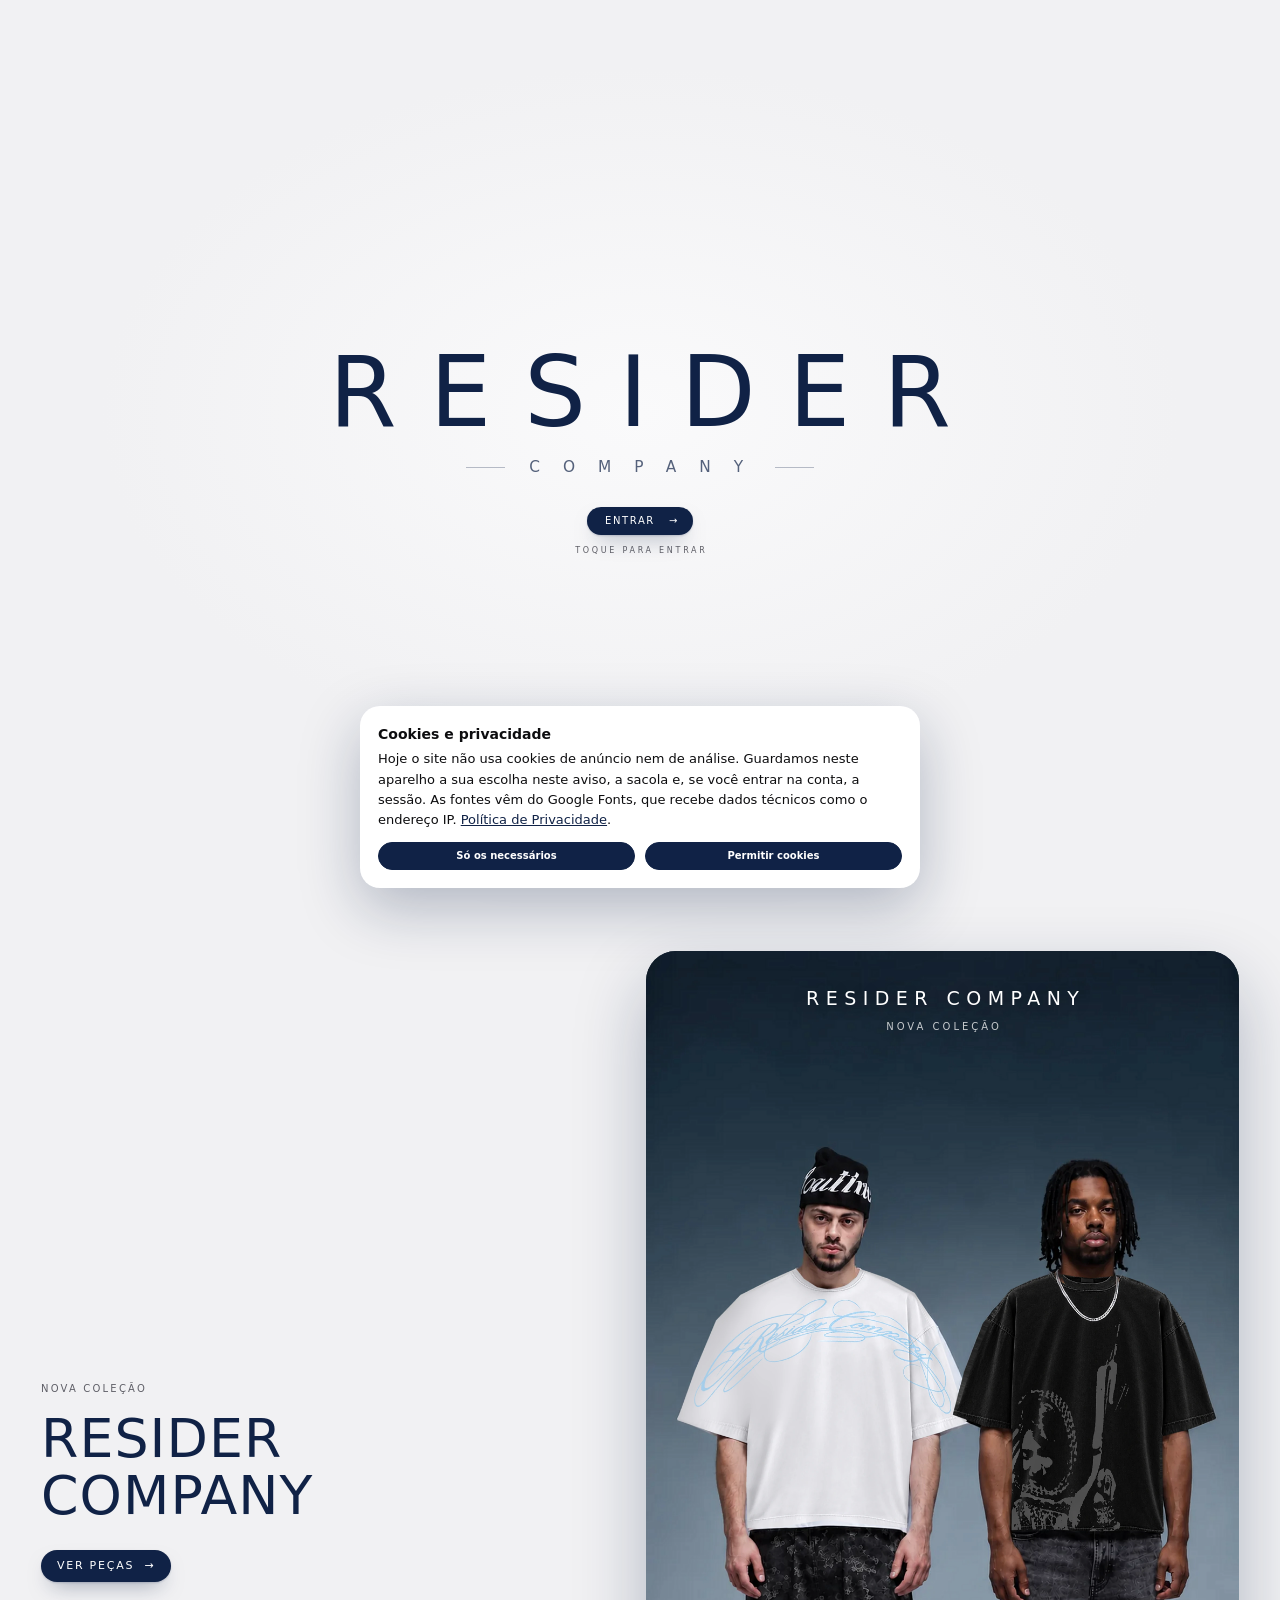
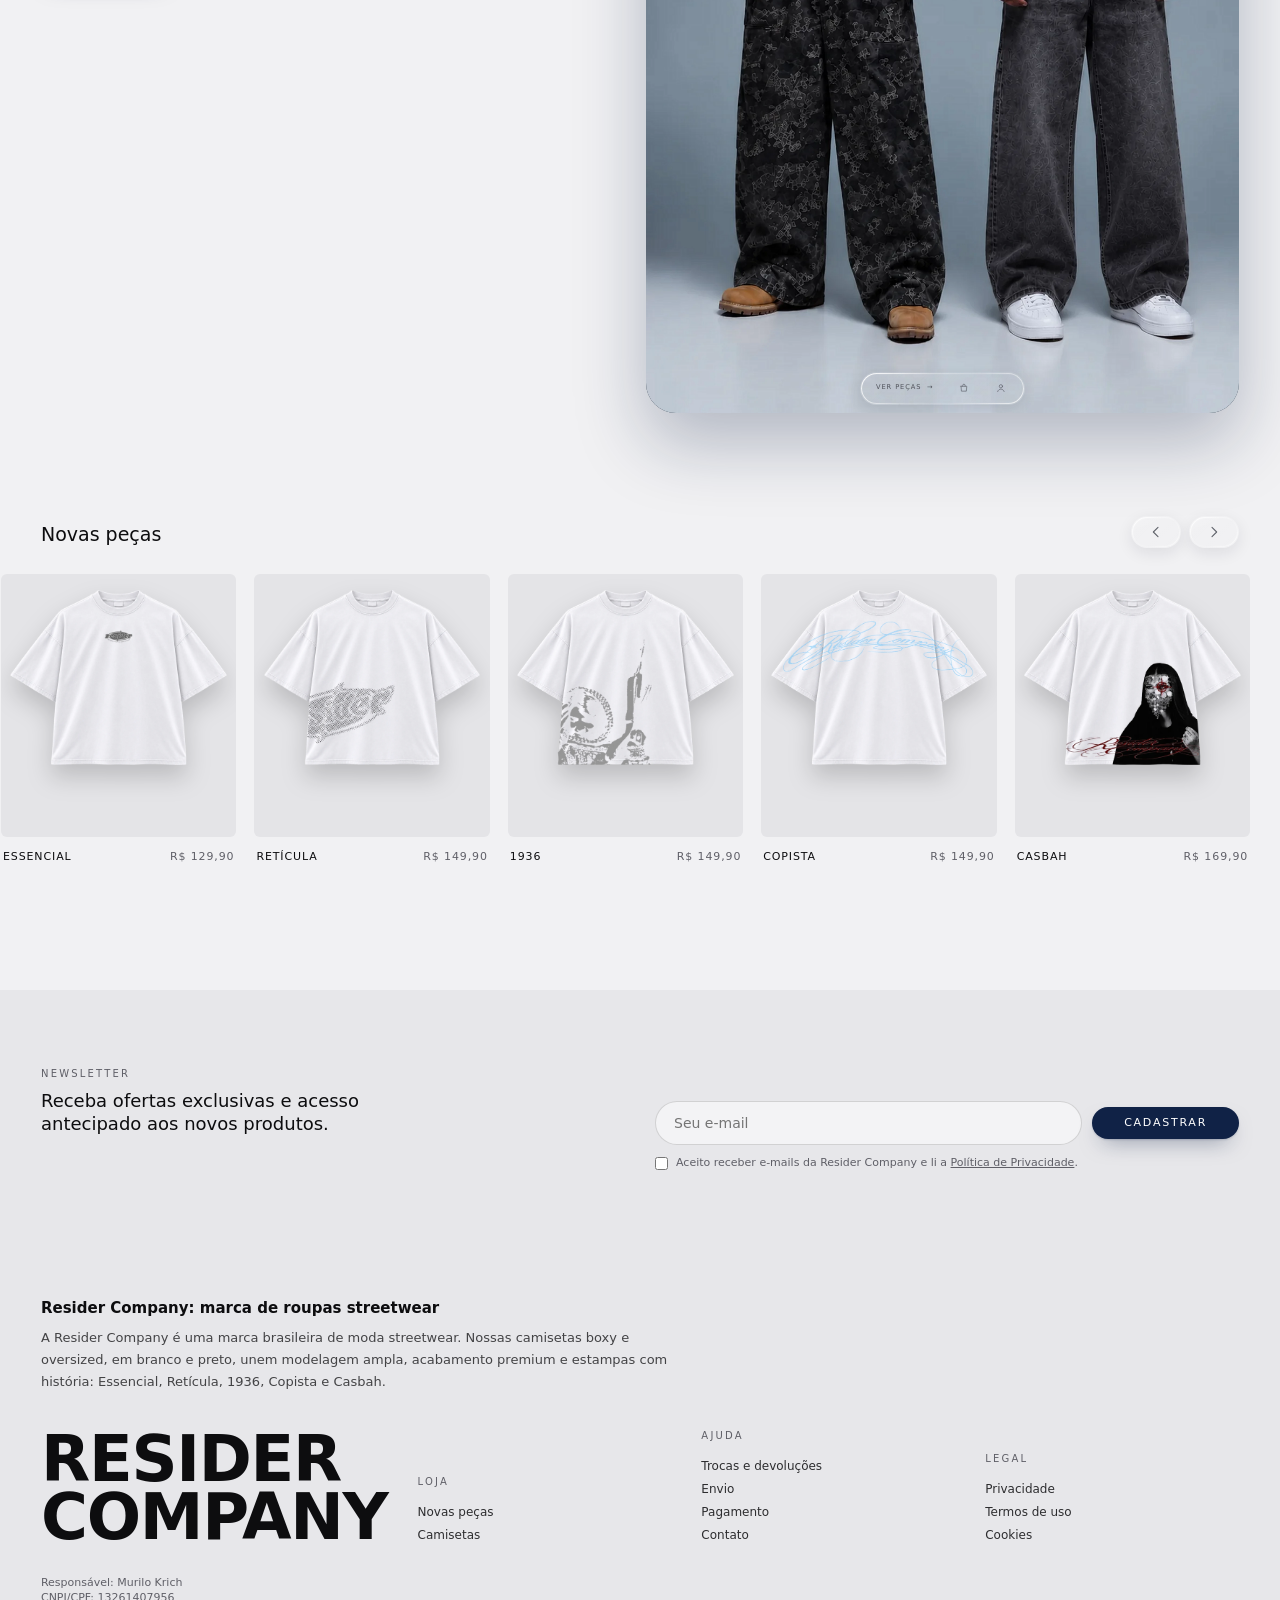
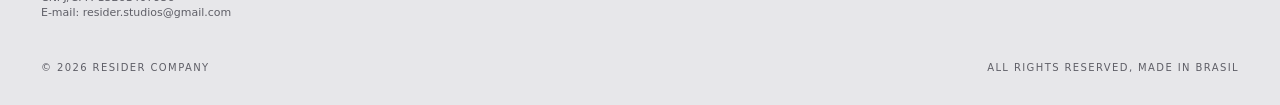
<file: index.html>
<!doctype html><html lang="pt-BR"><head><meta charset=utf8><meta http-equiv="Content-Security-Policy" content="default-src 'self'; script-src 'self' 'sha256-ydBKTmHkflBFbdPo1vF22rKsnwhFsfSUByqAe1+bEVU=' 'sha256-o3nX/aKnl/knCEYT+u30gBY+T2Z1pF7cn38o7Ffey58=' 'sha256-R2F3ei9fgXzbAWJTxFx8CM6hgFM/iL9+fQr2zj3HCGY=' 'sha256-CQdI2ylpT0IzfZIiTzXNB9larpoMHX7WsXLHcKnip10=' 'sha256-uWpD9uaDabdQc55SyOWL7cG4q8x07aV8qLyxAVS+w+o=' 'sha256-rAr42+2gQs2poyrA8aCYV1awwltyKwfThsjG8t4YBgs=' 'sha256-kzRXjQfAFZPcvYO9J11jziCHXhg+fBhavD4ntcEtZiI='; style-src 'self' 'unsafe-inline' https://fonts.googleapis.com; font-src https://fonts.gstatic.com; img-src 'self' data: blob:; connect-src 'self' https://mxnrxgrlrhofllesgxzm.supabase.co; object-src 'none'; base-uri 'none'; form-action 'self'; upgrade-insecure-requests"><meta name="referrer" content="strict-origin-when-cross-origin"><meta name=viewport content="width=device-width,initial-scale=1,viewport-fit=cover"><style>:root{color-scheme:light;box-sizing:border-box;padding-top:env(safe-area-inset-top,0px);padding-bottom:env(safe-area-inset-bottom,0px)}html{scroll-padding-top:env(safe-area-inset-top,0px)}body{margin:0;padding:0;font:14px -apple-system,BlinkMacSystemFont,sans-serif;background:#fff;color:#000}img{max-width:100%}[hidden]:not([hidden=until-found i]){display:none!important}</style><title>Resider Company | Camisetas Boxy, Oversized e Streetwear</title><meta name="description" content="Camisetas boxy e oversized e moda streetwear masculina. Conheça a Resider Company e explore peças de estilo urbano, modelagem ampla e estampas autorais."><link rel="canonical" href="https://residercompany.com.br/"><meta name="robots" content="index,follow,max-image-preview:large"><link rel="icon" type="image/png" sizes="96x96" href="/img/favicon-96.png"><link rel="apple-touch-icon" href="/img/icone-192.png"><meta property="og:type" content="website"><meta property="og:locale" content="pt_BR"><meta property="og:site_name" content="Resider Company"><meta property="og:title" content="Resider Company | Camisetas Boxy, Oversized e Streetwear"><meta property="og:description" content="Camisetas boxy e oversized e moda streetwear masculina. Conheça a Resider Company e explore peças de estilo urbano, modelagem ampla e estampas autorais."><meta property="og:url" content="https://residercompany.com.br/"><meta property="og:image" content="https://residercompany.com.br/img/compartilhar.jpg"><meta property="og:image:width" content="1200"><meta property="og:image:height" content="630"><meta name="twitter:card" content="summary_large_image"><meta property="og:image:alt" content="Resider Company — camisetas boxy e oversized streetwear"><meta name="twitter:title" content="Resider Company | Camisetas Boxy, Oversized e Streetwear"><meta name="twitter:description" content="Camisetas boxy e oversized e moda streetwear masculina. Conheça a Resider Company e explore peças de estilo urbano, modelagem ampla e estampas autorais."><meta name="twitter:image" content="https://residercompany.com.br/img/compartilhar.jpg"><script type="application/ld+json">{"@context":"https://schema.org","@graph":[{"@type":"Organization","@id":"https://residercompany.com.br/#marca","name":"Resider Company","alternateName":"Resider","url":"https://residercompany.com.br/","logo":"https://residercompany.com.br/img/icone-512.png","description":"Camisetas boxy e oversized e moda streetwear masculina. Conheça a Resider Company e explore peças de estilo urbano, modelagem ampla e estampas autorais."},{"@type":"WebSite","@id":"https://residercompany.com.br/#site","name":"Resider Company","alternateName":["Resider","residercompany.com.br"],"url":"https://residercompany.com.br/","inLanguage":"pt-BR","publisher":{"@id":"https://residercompany.com.br/#marca"}},{"@type":"WebPage","@id":"https://residercompany.com.br/#pagina-inicial","url":"https://residercompany.com.br/","name":"Resider Company | Camisetas Boxy, Oversized e Streetwear","description":"Camisetas boxy e oversized e moda streetwear masculina. Conheça a Resider Company e explore peças de estilo urbano, modelagem ampla e estampas autorais.","inLanguage":"pt-BR","isPartOf":{"@id":"https://residercompany.com.br/#site"},"publisher":{"@id":"https://residercompany.com.br/#marca"}}]}</script><script src="/pagamento.js" defer></script>
<link rel="stylesheet" href="/sacola.css"></head><body>
<meta charset="utf-8">
<script src="loja.js?v=20261128-1255"></script>
<link rel="preconnect" href="https://fonts.googleapis.com">
<link href="https://fonts.googleapis.com/css2?family=Inter+Tight:wght@400;500;600&family=Unbounded:wght@300;500;700&display=swap" rel="stylesheet">
<style>
:root{
  color-scheme:light;
  --navy:#102246; --bg:#f1f1f3; --bg2:#e7e7ea; --ink:#0d0d0f; --mute:#5f5f67; --card:#e4e4e7;
  --font:'Inter Tight',system-ui,sans-serif; --brand:'Unbounded',system-ui,sans-serif;
  --gutter:clamp(16px,3.2vw,44px);
}
*{box-sizing:border-box;margin:0;padding:0}
html{scroll-behavior:auto;-webkit-text-size-adjust:100%}
html,body{background:var(--bg)}
body{background:var(--bg);color:var(--ink);font-family:var(--font);font-size:14px;line-height:1.4;overflow-x:hidden;-webkit-font-smoothing:antialiased}
button{font:inherit;color:inherit;background:none;border:0;cursor:pointer}
img{display:block;max-width:100%;-webkit-user-drag:none;user-select:none}
a{color:inherit;text-decoration:none}
.sr{position:absolute;width:1px;height:1px;overflow:hidden;clip:rect(0 0 0 0)}

/* ===== LIQUID GLASS (bem transparente) ===== */
.glass{
  position:relative;
  background:linear-gradient(135deg,rgba(255,255,255,.16),rgba(255,255,255,.02) 55%,rgba(255,255,255,.1));
  -webkit-backdrop-filter:blur(4px) saturate(1.6);
  backdrop-filter:blur(4px) saturate(1.6);
  border:1px solid rgba(255,255,255,.7);
  box-shadow:
    inset 0 1px 1px rgba(255,255,255,1),
    inset 0 -1px 1px rgba(255,255,255,.35),
    inset 0 0 10px rgba(255,255,255,.07),
    0 0 0 .5px rgba(0,0,0,.12),
    0 8px 28px rgba(20,20,40,.12);
  transition:transform .35s cubic-bezier(.2,.9,.3,1.3),box-shadow .3s,background .3s;
}
.glass::after{ /* brilho especular */
  content:"";position:absolute;inset:0;border-radius:inherit;pointer-events:none;
  background:radial-gradient(120% 80% at 20% 0%,rgba(255,255,255,.55),transparent 45%);
  opacity:.35;mix-blend-mode:soft-light;
}
button.glass:hover,a.glass:hover{transform:scale(1.06);box-shadow:inset 0 1px 1px #fff,inset 0 0 18px rgba(255,255,255,.4),0 0 0 .5px rgba(0,0,0,.08),0 12px 32px rgba(20,20,40,.14)}
button.glass:active,a.glass:active{transform:scale(.96)}
.pill{border-radius:999px;display:inline-flex;align-items:center;justify-content:center;gap:8px;height:40px;padding:0 16px;font-weight:500;letter-spacing:.02em}
.round{width:40px;height:40px;border-radius:50%;display:inline-grid;place-items:center;padding:0}
.round svg,.pill svg{width:18px;height:18px;stroke:currentColor;fill:none;stroke-width:1.6;stroke-linecap:round;stroke-linejoin:round}
.panel{border-radius:28px;-webkit-backdrop-filter:blur(26px) saturate(1.6);backdrop-filter:blur(26px) saturate(1.6)}

/* ===== HEADER ===== */
header{position:fixed;inset:0 0 auto 0;z-index:50;display:grid;grid-template-columns:1fr auto 1fr;align-items:center;padding:calc(14px + env(safe-area-inset-top,0px)) var(--gutter) 14px;pointer-events:none}
header>*{pointer-events:auto}
.brand{font-family:var(--brand);font-weight:300;font-size:clamp(11px,1.3vw,16px);letter-spacing:.04em;text-transform:uppercase;text-align:center;line-height:1;justify-self:center;padding:9px 18px 8px;border-radius:16px;-webkit-backdrop-filter:blur(7px) saturate(1.7);backdrop-filter:blur(7px) saturate(1.7);background:linear-gradient(135deg,rgba(255,255,255,.2),rgba(255,255,255,.03) 55%,rgba(255,255,255,.14))}
.brand{display:flex;align-items:center;justify-content:center;gap:.6em}
.brand-logo{width:2em;height:2em;object-fit:contain;flex:none}
.brand-t{display:block;text-align:left;font-weight:500;line-height:.95}
.brand small{display:block;font-weight:300;font-size:max(7px,.5em);letter-spacing:.34em;margin-top:1px}
.hl{justify-self:start;font-size:12px;letter-spacing:.12em;text-transform:uppercase}
.hr{justify-self:end;display:flex;gap:8px;align-items:center}
.badge{position:absolute;top:-4px;right:-4px;min-width:18px;height:18px;border-radius:9px;background:var(--navy);color:#fff;font-size:10px;display:grid;place-items:center;padding:0 4px;transform:scale(0);transition:transform .3s cubic-bezier(.2,1.6,.4,1)}
.badge.on{transform:scale(1)}

/* ===== HERO: cluster flutuante ===== */
.hero{position:relative;height:100vh;min-height:620px;overflow:hidden;--w:31.05vw}
#stage{position:absolute;inset:0}
.ct{position:absolute;left:50%;top:47%;width:var(--w);aspect-ratio:1.19/1;cursor:pointer;will-change:transform,opacity;
  transition:transform 1.3s cubic-bezier(.65,0,.25,1),opacity .9s ease;opacity:0}
.ct.warp{transition:none}
.ct .fl{width:100%;height:100%;will-change:transform;backface-visibility:hidden;-webkit-backface-visibility:hidden}
/* PC (mouse): camisetas paradas (movimento contínuo fazia a imagem tremer); ao passar o mouse levantam suavemente e a sombra se afasta, como se flutuassem. */
@media (hover:hover) and (pointer:fine){
  .ct .fl{animation:none;will-change:auto;transform:none;transition:transform .95s cubic-bezier(.22,1,.36,1)}
  .ct img{transition:filter .95s cubic-bezier(.22,1,.36,1)}
  .ct{transition:transform 1.3s cubic-bezier(.65,0,.25,1),opacity .9s ease}
  .hero:not(.detail):not(.rolling) .ct:hover .fl{transform:translate3d(0,-30px,0) scale(1.07) perspective(1100px) rotateX(var(--rx,0deg)) rotateY(var(--ry,0deg));will-change:transform}
  .hero:not(.detail):not(.rolling) .ct:hover img{filter:drop-shadow(0 58px 34px rgba(0,0,0,.26))}
  .hero:not(.detail) .ct.black:hover img{filter:drop-shadow(0 58px 34px rgba(0,0,0,.42))}
}

.hint-arrows{position:absolute;left:0;right:0;top:max(96px,calc(47% - var(--w)*.42 - 46px));display:flex;justify-content:center;gap:clamp(40px,6vw,84px);pointer-events:none;z-index:5;color:var(--ink);opacity:.6;transition:opacity .5s}
.hint-arrows svg{width:40px;height:10px;stroke:currentColor;fill:none;stroke-width:1.3;stroke-linecap:round;stroke-linejoin:round}
.hero.detail .hint-arrows{opacity:0}
.nav-arrow{display:grid;place-items:center;position:absolute;top:50%;width:54px;height:54px;margin-top:-27px;border-radius:50%;z-index:20;cursor:pointer;color:var(--ink);padding:0}
.nav-arrow.l{left:22px}.nav-arrow.r{right:22px}
.nav-arrow svg{width:24px;height:24px;stroke:currentColor;fill:none;stroke-width:1.7;stroke-linecap:round;stroke-linejoin:round;pointer-events:none}
.hero.detail .nav-arrow{opacity:0;pointer-events:none}
@media(max-width:760px){.nav-arrow{width:44px;height:44px;margin-top:-22px}.nav-arrow.l{left:8px}.nav-arrow.r{right:8px}.nav-arrow svg{width:21px;height:21px}}
@media (hover:hover) and (pointer:fine){
  .nav-arrow{display:grid;place-items:center;position:absolute;top:50%;width:54px;height:54px;margin-top:-27px;border-radius:50%;z-index:20;cursor:pointer;transition:transform .5s cubic-bezier(.22,1,.36,1),opacity .4s;font-size:20px;color:var(--ink);background:rgba(255,255,255,.6);-webkit-backdrop-filter:none;backdrop-filter:none}
  .nav-arrow.l{left:22px}.nav-arrow.r{right:22px}
  .nav-arrow.l:hover{transform:translateX(-6px) scale(1.08)}.nav-arrow.r:hover{transform:translateX(6px) scale(1.08)}
  .hero.detail .nav-arrow{opacity:0;pointer-events:none}
}
@keyframes hbob{0%,100%{transform:translate3d(0,-1.4%,0)}50%{transform:translate3d(0,1.4%,0)}}
@keyframes rollTilt{
  0%{transform:translate3d(0,0,0) rotate(0)}
  30%{transform:translate3d(0,-2.2%,0) rotate(calc(var(--dir,1)*-6deg))}
  65%{transform:translate3d(0,-.8%,0) rotate(calc(var(--dir,1)*3deg))}
  100%{transform:translate3d(0,0,0) rotate(0)}}
@media (hover:hover) and (pointer:fine){
}
/* PC: a imagem animada NÃO leva filter (drop-shadow) — filtro em imagem grande que se mexe pisca/treme.
   A sombra é uma elipse separada (.sh); a flutuação do hover roda numa camada própria (.fb). */
.ct .fb{width:100%;height:100%}
.ct .sh{display:none}
@media (hover:hover) and (pointer:fine){
  .ct img{filter:none!important}
  .ct .sh{display:block;position:absolute;left:16%;right:16%;bottom:-4%;height:9%;border-radius:50%;pointer-events:none;
    background:radial-gradient(ellipse at center,rgba(0,0,0,.26),rgba(0,0,0,.09) 48%,transparent 72%);
    transition:transform .65s cubic-bezier(.22,1,.36,1),opacity .65s ease}
  .ct.black .sh{background:radial-gradient(ellipse at center,rgba(0,0,0,.5),rgba(0,0,0,.18) 48%,transparent 72%)}
  .hero.detail .ct .sh{opacity:0}
  .hero:not(.detail):not(.rolling) .ct:hover .sh{transform:translate3d(0,18px,0) scale(.9,1);opacity:.55}
}
@keyframes bob{0%,100%{transform:translate3d(0,-1.6%,0)}50%{transform:translate3d(0,1.6%,0)}}
.ct img{width:100%;height:100%;object-fit:contain;filter:drop-shadow(0 24px 20px rgba(0,0,0,.2));pointer-events:none}
.ct.black img{filter:drop-shadow(0 24px 20px rgba(0,0,0,.34))}
.hero.detail .ct:not(.sel){pointer-events:none}
.hero.detail .ct.sel{cursor:default}
.hero.detail .ct.sel.flip{cursor:pointer}
.floor{position:absolute;left:50%;bottom:21vh;width:46vw;height:6vh;transform:translateX(-50%);background:radial-gradient(ellipse at center,rgba(0,0,0,.2),transparent 68%);filter:blur(8px);transition:transform 1.3s cubic-bezier(.65,0,.25,1),width 1.3s}
.hero.detail .floor{transform:translateX(calc(-50% - 20vw));width:38vw;bottom:var(--fb,21vh)}
.ghost{position:absolute;left:50%;top:46%;transform:translate(-50%,-50%);font-family:var(--brand);font-weight:700;font-size:clamp(90px,22vw,380px);letter-spacing:-.05em;color:rgba(0,0,0,.04);white-space:nowrap;pointer-events:none;user-select:none;text-transform:uppercase;transition:opacity .5s}
.ghost.sw2{opacity:0}
.scrollhint{transition:opacity .5s}
.hero.detail .scrollhint{opacity:0}
.dots{position:absolute;left:0;right:0;bottom:15vh;display:flex;justify-content:center;gap:12px;transition:opacity .5s}
.dots button{width:7px;height:7px;border-radius:50%;background:rgba(0,0,0,.2);padding:0;transition:background .4s,transform .4s}
.dots button.on{background:var(--navy);transform:scale(1.35)}
.dots button::before{content:"";position:absolute;inset:-9px}
.dots button{position:relative}
.hero.detail .dots{opacity:0;pointer-events:none}
.hcount{position:absolute;left:var(--gutter);bottom:28px;display:flex;flex-direction:column;gap:2px}
.hcount b{font-family:var(--brand);font-weight:500;font-size:26px;letter-spacing:-.02em}
.hcount span{font-size:10px;letter-spacing:.18em;text-transform:uppercase;color:var(--mute)}
.hback{position:absolute;left:var(--gutter);top:92px;z-index:8;opacity:0;pointer-events:none;transform:translateX(-12px);transition:opacity .6s .5s,transform .6s .5s,box-shadow .3s}
.hero.detail .hback{opacity:1;pointer-events:auto;transform:none}
.dpanel{position:absolute;right:calc(var(--gutter)*1.6);top:50%;width:min(330px,30vw);z-index:8;opacity:0;pointer-events:none;transform:translate(34px,-50%);transition:opacity .8s,transform 1s cubic-bezier(.2,.8,.2,1)}
.hero.detail .dpanel{opacity:1;pointer-events:auto;transform:translate(0,-50%);transition-delay:.55s}
.dpanel .k{font-size:10px;letter-spacing:.22em;text-transform:uppercase;color:var(--mute)}
.dpanel h2{font-family:var(--brand);font-weight:500;font-size:clamp(20px,2.3vw,32px);line-height:1.1;margin:10px 0 6px;letter-spacing:-.01em}
.dpanel .pr{color:var(--mute);font-size:13px}
.dpanel p{color:var(--mute);font-size:12.5px;margin-top:12px;display:none}
.dstory{position:absolute;left:calc(50% - 20vw);top:var(--sb,calc(50vh + 17.5vw + 38px));width:min(520px,38vw);transform:translate(-50%,16px);z-index:8;text-align:center;color:var(--mute);font-size:12.5px;line-height:1.6;opacity:0;pointer-events:none;transition:opacity .8s .3s,transform 1s .3s cubic-bezier(.2,.8,.2,1)}
.hero.detail .dstory{opacity:1;transform:translate(-50%,0)}
@media (max-height:800px) and (min-width:761px){.dstory{font-size:11.5px;line-height:1.5}}
.dpanel .lbl{font-size:10px;letter-spacing:.22em;text-transform:uppercase;color:var(--mute);margin:20px 0 4px}
.dpanel .sizes{margin-top:6px}
.dpanel .btn{margin-top:22px;width:100%;display:flex;align-items:center;justify-content:center}
.scrollhint{position:absolute;left:50%;bottom:26px;transform:translateX(-50%);display:flex;flex-direction:column;align-items:center;gap:9px;font-size:11px;font-weight:500;letter-spacing:.34em;margin-right:-.34em;text-transform:uppercase;color:var(--ink)}
.scrollhint i{width:1px;height:34px;background:linear-gradient(var(--ink),transparent);animation:line 2s ease-in-out infinite;transform-origin:top}
@media (hover:hover) and (pointer:fine){.scrollhint i{animation:none}}
@keyframes line{0%{transform:scaleY(0)}60%{transform:scaleY(1)}100%{transform:scaleY(1);opacity:0}}

/* ===== VITRINE (scroll peça a peça) ===== */
.show{position:relative}
.sticky{position:sticky;top:0;height:100vh;overflow:hidden}
#slides{position:absolute;inset:0;z-index:1;pointer-events:none}
.slide{position:absolute;left:50%;top:50%;backface-visibility:hidden;height:min(58vh,44vw);aspect-ratio:1.19/1;will-change:transform,opacity,filter;
  display:grid;place-items:center}
.slide img{width:100%;height:100%;object-fit:contain;filter:drop-shadow(0 22px 20px rgba(0,0,0,.16))}
.slide.black img{filter:drop-shadow(0 22px 20px rgba(0,0,0,.3))}
.swatches{display:flex;align-items:center;gap:10px;margin-top:16px}
.sd{height:36px;padding:0 18px;font-size:11px;letter-spacing:.14em;text-transform:uppercase}
.sd.sel,.hero .glass.sd.sel{background:var(--navy)!important;color:#fff!important;border-color:var(--navy)!important}
.sd.sel::after{opacity:0}
.sw{width:36px;height:36px;border-radius:50%;padding:0;display:grid;place-items:center}
.sw i{width:22px;height:22px;border-radius:50%;border:1px solid rgba(0,0,0,.25);display:block}
.sw.sel{box-shadow:inset 0 1px 1px #fff,0 0 0 2px var(--navy),0 8px 20px rgba(20,20,40,.12)}
.swl{font-size:11px;letter-spacing:.14em;text-transform:uppercase;color:var(--mute);margin-left:4px}
.info{position:absolute;left:var(--gutter);top:46%;transform:translateY(-50%);max-width:min(300px,34vw);z-index:6}
.info .k{font-size:10px;letter-spacing:.22em;text-transform:uppercase;color:var(--mute)}
.info h2{font-family:var(--brand);font-weight:500;font-size:clamp(18px,2.1vw,28px);line-height:1.15;margin:10px 0 8px;letter-spacing:-.01em}
.info .pr{font-size:13px;color:var(--mute)}
.info p{font-size:12.5px;color:var(--mute);margin-top:12px;max-width:30ch}
.info .btn{margin-top:20px}
.info>*{transition:opacity .45s,transform .45s}
.info.swap>*{opacity:0;transform:translateY(8px)}
.counter{position:absolute;left:var(--gutter);bottom:30px;font-size:11px;letter-spacing:.2em;color:var(--mute);display:flex;gap:14px;align-items:center}
.counter .bar{width:80px;height:1px;background:rgba(0,0,0,.15);position:relative}
.counter .bar i{position:absolute;left:0;top:0;height:1px;background:var(--navy);width:0}
.hint2{position:absolute;left:50%;bottom:30px;transform:translateX(-50%);font-size:10px;letter-spacing:.26em;text-transform:uppercase;color:var(--mute)}
.viewall{position:absolute;right:var(--gutter);bottom:22px;z-index:6}

/* ===== BOTÕES TEXTO ===== */
.btn{display:inline-flex;align-items:center;gap:10px;height:42px;padding:0 20px;border-radius:999px;font-size:11px;letter-spacing:.16em;text-transform:uppercase;font-weight:500}
.btn.dark{background:var(--navy);color:#fff}
.btn.dark:hover{background:#1a3366}
.btn.line{padding:0;height:auto;border-radius:0;border-bottom:1px solid currentColor}

/* ===== SEÇÕES / CARROSSÉIS ===== */
section.rowsec{padding:clamp(48px,8vw,110px) 0 0;position:relative}
.rowhead{display:flex;align-items:flex-end;justify-content:space-between;padding:0 var(--gutter) 20px;gap:16px}
.rowhead .k{font-size:10px;letter-spacing:.22em;text-transform:uppercase;color:var(--mute)}
.rowhead h3{font-weight:500;font-size:clamp(15px,1.6vw,19px);margin-top:4px}
.rowtools{display:flex;gap:8px;align-items:center}
.track{display:flex;gap:clamp(10px,1.4vw,20px);overflow-x:auto;scroll-snap-type:x proximity;padding:6px var(--gutter) 10px;scrollbar-width:none;cursor:grab}
.track::-webkit-scrollbar{display:none}
.track.drag{cursor:grabbing;scroll-snap-type:none}
.card{flex:0 0 clamp(168px,18.4vw,264px);scroll-snap-align:start;cursor:pointer}
.card .ph{aspect-ratio:1/1.12;background:var(--card);border-radius:6px;display:grid;place-items:center;padding-bottom:56px;overflow:hidden;position:relative;transition:background .4s}
.card .ph img{width:92%;transition:transform .7s cubic-bezier(.2,.8,.2,1);filter:drop-shadow(0 12px 12px rgba(0,0,0,.18))}
.card:hover .ph img{transform:scale(1.09) translateY(-2%)}
.card.black .ph{background:#d3d3d7}
.card .meta{display:flex;justify-content:space-between;gap:10px;padding:12px 2px 0;font-size:11px;letter-spacing:.08em;text-transform:uppercase}
.card .meta span:last-child{color:var(--mute);white-space:nowrap}
.card .quick{position:absolute;left:10px;right:10px;bottom:10px;height:38px;border-radius:999px;font-size:10.5px;letter-spacing:.16em;text-transform:uppercase;display:flex;align-items:center;justify-content:center;opacity:0;transform:translateY(10px);transition:.4s}
.card:hover .quick{opacity:1;transform:none}
@media(hover:none){.card .quick{opacity:1;transform:none}}

/* Lookbook 3D */
.look{perspective:1400px;overflow:hidden}
.look .track{align-items:center;gap:clamp(8px,1.2vw,18px);padding-top:30px;padding-bottom:30px;perspective:1400px}
.lc{flex:0 0 clamp(170px,19vw,280px);scroll-snap-align:center;border-radius:6px;overflow:hidden;position:relative;will-change:transform;transform-style:preserve-3d;box-shadow:0 20px 40px rgba(0,0,0,.12);cursor:pointer}
.lc img{width:100%;height:100%;object-fit:cover}
.lc .tg{position:absolute;left:10px;bottom:10px;padding:6px 12px;border-radius:999px;font-size:10px;letter-spacing:.16em;text-transform:uppercase}

/* ===== RODAPÉ ===== */
footer{margin-top:clamp(60px,9vw,130px);background:var(--bg2);padding:clamp(40px,6vw,90px) var(--gutter) 30px;position:relative;overflow:hidden}
.news{display:grid;grid-template-columns:1fr 1fr;gap:30px;align-items:start;margin-bottom:clamp(60px,10vw,160px)}
.news .k{font-size:10px;letter-spacing:.22em;text-transform:uppercase;color:var(--mute)}
.news h4{font-weight:500;font-size:clamp(15px,1.5vw,18px);max-width:28ch;margin-top:8px;line-height:1.3}
.news form{display:flex;gap:10px;align-items:center;margin-top:34px}
.news input{flex:1;height:44px;border:1px solid rgba(0,0,0,.14);border-radius:999px;padding:0 18px;font:inherit;background:rgba(255,255,255,.5);outline:0;transition:border-color .3s}
.news input:focus{border-color:var(--navy)}
.news form{flex-wrap:wrap}
.news .nfc{flex-basis:100%;font-size:11px;color:var(--mute);display:flex;gap:8px;align-items:flex-start}
.news .nfc input{flex:none;height:auto;margin-top:2px;padding:0}
.nfc a{text-decoration:underline}
.lojaid{margin-top:28px;font-size:11px;color:var(--mute);white-space:pre-line}
.fbot{display:grid;grid-template-columns:1.2fr 1fr 1fr 1fr;gap:30px;align-items:end}
.big{font-family:var(--brand);font-weight:700;font-size:clamp(26px,5vw,72px);line-height:.9;letter-spacing:-.02em;text-transform:uppercase}
.fcol h5{font-size:10px;letter-spacing:.22em;text-transform:uppercase;color:var(--mute);margin-bottom:12px;font-weight:500}
.fcol a{display:block;font-size:12px;padding:3px 0;opacity:.85}
.fcol a:hover{opacity:1;text-decoration:underline}
.copy{margin-top:40px;font-size:10px;letter-spacing:.14em;text-transform:uppercase;color:var(--mute);display:flex;justify-content:space-between;gap:10px;flex-wrap:wrap}

/* ===== OVERLAYS ===== */
.scrim{position:fixed;inset:0;z-index:80;background:rgba(240,240,244,.35);-webkit-backdrop-filter:blur(14px);backdrop-filter:blur(14px);opacity:0;pointer-events:none;transition:opacity .45s}
.scrim.on{opacity:1;pointer-events:auto}
.drawer{position:fixed;top:12px;right:12px;bottom:12px;width:min(420px,calc(100vw - 24px));z-index:90;transform:translateX(calc(100% + 30px));transition:transform .6s cubic-bezier(.2,.85,.25,1);display:flex;flex-direction:column;padding:22px;background:linear-gradient(160deg,rgba(255,255,255,.6),rgba(255,255,255,.34))}
.drawer.on{transform:none}
.dh{display:flex;justify-content:space-between;align-items:center;margin-bottom:14px}
.dh h3{font-family:var(--brand);font-weight:500;font-size:15px;letter-spacing:.04em;text-transform:uppercase}
.lines{flex:1;overflow:auto;display:flex;flex-direction:column;gap:12px;margin:0 -6px;padding:0 6px}
.ln{display:grid;grid-template-columns:78px 1fr auto;gap:12px;align-items:center;padding:10px;border-radius:18px;background:rgba(255,255,255,.35);border:1px solid rgba(255,255,255,.6)}
.ln img{width:78px;aspect-ratio:1;object-fit:contain;background:rgba(0,0,0,.05);border-radius:12px}
.ln b{font-weight:500;font-size:12.5px;display:block}
.ln small{color:var(--mute);font-size:11px}
.qty{display:flex;align-items:center;gap:8px;margin-top:6px}
.qty button{width:24px;height:24px;border-radius:50%;border:1px solid rgba(0,0,0,.18);display:grid;place-items:center;font-size:14px;line-height:1}
.empty{margin:auto;text-align:center;color:var(--mute);font-size:13px}
.dfoot{padding-top:16px;display:flex;flex-direction:column;gap:12px}
.tot{display:flex;justify-content:space-between;font-weight:500}
.modal{position:fixed;inset:0;z-index:95;display:grid;place-items:center;padding:16px;pointer-events:none}
.mbox{pointer-events:none;width:min(980px,100%);max-height:calc(100vh - 32px);overflow:auto;display:grid;grid-template-columns:1.15fr 1fr;padding:14px;gap:10px;opacity:0;transform:translateY(24px) scale(.97);transition:.55s cubic-bezier(.2,.85,.25,1);background:linear-gradient(160deg,rgba(255,255,255,.6),rgba(255,255,255,.34))}
.modal.on .mbox{opacity:1;transform:none;pointer-events:auto}
.mimg{border-radius:20px;background:rgba(0,0,0,.05);display:grid;place-items:center;min-height:320px;padding:10px;position:relative;overflow:hidden}
.mimg img{width:100%;filter:drop-shadow(0 20px 20px rgba(0,0,0,.22));transition:none}
.mimg:hover img{transform:none}
.mtxt{padding:22px 18px;display:flex;flex-direction:column;gap:12px}
.mtxt h3{font-family:var(--brand);font-weight:500;font-size:clamp(18px,2vw,26px);line-height:1.15}
.mtxt p{color:var(--mute);font-size:13px}
.sizes{display:flex;gap:8px;flex-wrap:wrap}
.sz{min-width:48px;height:44px;border-radius:14px;padding:0 12px;font-weight:500;letter-spacing:.06em}
.sz.sel{background:var(--navy);color:#fff;border-color:var(--navy)}
.sz.sel::after{opacity:0}
.mclose{position:absolute;top:14px;right:14px;z-index:3}
.search{position:fixed;left:50%;top:14vh;transform:translate(-50%,-20px);width:min(620px,calc(100vw - 24px));z-index:90;padding:14px;opacity:0;pointer-events:none;transition:.5s cubic-bezier(.2,.85,.25,1);background:linear-gradient(160deg,rgba(255,255,255,.6),rgba(255,255,255,.34))}
.search.on{opacity:1;pointer-events:auto;transform:translate(-50%,0)}
.search input{width:100%;height:50px;border:0;background:rgba(255,255,255,.5);border-radius:999px;padding:0 20px;font:inherit;font-size:15px;outline:0}
.sres{margin-top:10px;display:flex;flex-direction:column;gap:6px;max-height:44vh;overflow:auto}
.sres button{display:flex;align-items:center;gap:12px;padding:8px;border-radius:16px;text-align:left}
.sres button:hover{background:rgba(255,255,255,.5)}
.sres img{width:54px;height:54px;object-fit:contain;background:rgba(0,0,0,.05);border-radius:10px}
.toast{position:fixed;left:50%;bottom:26px;transform:translate(-50%,30px);z-index:120;padding:12px 22px;border-radius:999px;font-size:12px;letter-spacing:.08em;opacity:0;transition:.5s cubic-bezier(.2,.9,.3,1.2);pointer-events:none;background:rgba(255,255,255,.4)}
.toast.on{opacity:1;transform:translate(-50%,0)}

/* ===== MOBILE ===== */
@media(max-width:760px){
  header{padding:10px 12px}
  .hl{display:none}
  header{grid-template-columns:auto 1fr auto}
  .brand{text-align:left;grid-column:1;justify-self:start;padding:7px 12px 6px;border-radius:12px}
  .hr{grid-column:3}
  .round{width:38px;height:38px}
  .hero{--w:67.5vw}
  .floor{bottom:30vh;width:70vw}
  .hero.detail .floor{transform:translateX(-50%) translateY(-6vh);width:70vw}
  .dots{bottom:20vh}
  .hback{top:70px}
  .dpanel{right:var(--gutter);left:var(--gutter);top:auto;bottom:16px;width:auto;transform:translate(0,30px)}
  .hero.detail .dpanel{transform:none}
  .dpanel p{display:block;font-size:12px;line-height:1.5;margin-top:10px}
  .dstory{display:none}
  .dpanel .btn{margin-top:14px}
  .dpanel .lbl{margin-top:12px}
  .hcount{display:none}
  .slide{height:min(34vh,64vw*.84)}
  .info{top:auto;bottom:70px;left:var(--gutter);right:var(--gutter);transform:none;max-width:none;text-align:left}
  .info p{display:none}
  .info h2{margin:6px 0}
  .counter{bottom:22px}
  .hint2{display:none}
  .card{flex-basis:49.6vw}
  .lc{flex-basis:56vw}
  .news{grid-template-columns:1fr}
  .fbot{grid-template-columns:1fr 1fr}
  .fbot .big{grid-column:1/-1}
  .mbox{grid-template-columns:1fr}
  .mimg{min-height:220px}
}
@media(prefers-reduced-motion:reduce){*:not(.hero):not(.hero *){animation-duration:.01s!important;transition-duration:.01s!important}}

/* ===== PC modo leve: menos trabalho para a placa de vídeo (sem desfoque de vidro nem camadas extras sobre as camisetas) ===== */
@media (hover:hover) and (pointer:fine){
  header .glass,.hero .glass,.brand,.nav-arrow{-webkit-backdrop-filter:none!important;backdrop-filter:none!important;background-color:rgba(255,255,255,.55)}
  header .glass::after,.hero .glass::after,.brand::after{mix-blend-mode:normal!important;opacity:.18}
  .ct{will-change:transform}
  .floor{filter:none}
  .hero:not(.detail):not(.rolling) .ct:hover .fl{transform:translate3d(0,-26px,0) scale(1.05)}
}
.hero .glass.sz{transition:background-color .25s,color .25s,transform .3s cubic-bezier(.2,.9,.3,1.3),border-color .25s}
.hero .glass.sz.sel,.glass.sz.sel{background:var(--navy)!important;color:#fff!important;border-color:var(--navy)!important;transform:translateY(-2px)}

/* ===== BANNERS 4:3 — só texto e efeitos. Tudo em cqw: o desenho escala igual em qualquer tela. Só transform/opacity (leve). ===== */
.bn{padding:clamp(84px,8vw,104px) var(--gutter) clamp(10px,2vw,24px)}
.bn-view{position:relative;overflow:hidden;width:min(100%,940px);margin:0 auto;touch-action:pan-y;cursor:grab;user-select:none;-webkit-user-select:none;isolation:isolate;border-radius:14px}
.bn-view.grabbing{cursor:grabbing}
.bn-track{display:flex;transition:transform .9s cubic-bezier(.65,0,.25,1);will-change:transform}
.bn-slide{flex:0 0 100%;min-width:0;position:relative;aspect-ratio:4/3;container-type:inline-size}
.bn-slide [data-k]{transition:transform .9s cubic-bezier(.65,0,.25,1);will-change:transform}
.bn-panel{position:absolute;inset:0;overflow:hidden}
.bn-slide.a .bn-panel{background:#e7e8eb}
.bn-slide.b .bn-panel,.bn-slide.c .bn-panel{background:#e7e8eb}
.bn-px{position:absolute;inset:0;pointer-events:none}
.rv{opacity:0;transform:translate3d(0,24px,0);transition:opacity .9s ease var(--d,0s),transform 1.1s cubic-bezier(.22,1,.36,1) var(--d,0s)}
.bn-slide.live .rv{opacity:1;transform:none}

/* Banner 1: fundo branco, "Resider Company" minimalista */
.bn-frame{position:absolute;inset:3.4cqw;border:1px solid rgba(16,34,70,.34);pointer-events:none}
.bn-frame::after{content:"";position:absolute;inset:1.5cqw;border:1px solid rgba(16,34,70,.16)}
.bn-glow{position:absolute;left:50%;top:50%;width:70cqw;height:70cqw;margin:-35cqw 0 0 -35cqw;border-radius:50%;background:radial-gradient(circle,rgba(255,255,255,.65),transparent 62%);pointer-events:none;transition:transform .7s cubic-bezier(.22,1,.36,1)}
.bn-mark{position:absolute;inset:0;display:flex;flex-direction:column;align-items:center;justify-content:center;color:var(--navy);text-align:center}
.bn-mark .w1{font-family:var(--brand);font-weight:300;font-size:13.9cqw;line-height:1;letter-spacing:.12em;margin-right:-.12em;text-transform:uppercase}
.bn-mark .w2{font-family:var(--font);font-weight:400;font-size:max(13px,3cqw);letter-spacing:1em;margin:3.6cqw -1em 0 0;text-transform:uppercase;opacity:.8}
.bn-mark .w3{width:7cqw;height:1px;background:var(--navy);opacity:.5;margin-top:4cqw}
.bn-mark .w4{font-family:var(--font);font-weight:500;font-size:max(10px,2.5cqw);letter-spacing:.16em;line-height:1.7;text-transform:uppercase;text-align:center;max-width:80cqw;margin:3.4cqw auto 0;padding:0 2cqw;color:var(--navy);opacity:.85;text-wrap:balance}

.bn-mark .ic{width:max(22px,6.4cqw);height:max(22px,6.4cqw);stroke:var(--navy);fill:none;stroke-width:1.2;stroke-linecap:round;stroke-linejoin:round;margin-bottom:4cqw}
.bn-slide.c .bn-mark .w2{letter-spacing:.6em;margin:0 -.6em 0 0}
.bn-slide.c .bn-mark .w1{font-size:max(19px,6.2cqw);letter-spacing:.01em;margin:3.2cqw 0 0;text-transform:none;font-weight:400}
.bn-slide.c .bn-mark a{color:inherit}
.bn-slide.c .bn-mark .w5{display:flex;gap:2.6cqw;align-items:center;justify-content:center;margin-top:3.4cqw;font-size:max(9px,1.9cqw);letter-spacing:.2em;text-transform:uppercase;color:var(--navy);opacity:.75}
.bn-slide.c .bn-mark .w5 i{width:.5cqw;height:.5cqw;min-width:3px;min-height:3px;border-radius:50%;background:currentColor;display:block}
.bn-soc{position:absolute;pointer-events:none;transform:rotate(var(--r,0deg))}
.bn-soc .in{display:grid;place-items:center;width:100%;height:100%;border-radius:26%;box-shadow:0 1.4cqw 3cqw rgba(16,34,70,.22);will-change:transform}
.bn-soc svg{width:56%;height:56%;stroke:#fff;fill:none;stroke-width:1.5;stroke-linecap:round;stroke-linejoin:round}
.bn-soc.s1{width:22cqw;height:22cqw;left:-3.5cqw;top:5cqw;--r:-14deg}
.bn-soc.s2{width:13cqw;height:13cqw;right:13cqw;top:5cqw;--r:12deg}
.bn-soc.s3{width:17cqw;height:17cqw;left:19cqw;bottom:3.5cqw;--r:-10deg}
.bn-soc.s4{width:20cqw;height:20cqw;right:-3cqw;bottom:2.5cqw;--r:11deg}
.bn-soc.s1 .in{background:#0b0b0f;box-shadow:.9cqw .9cqw 0 #25f4ee,-.9cqw -.9cqw 0 #fe2c55,0 1.4cqw 3cqw rgba(16,34,70,.22)}
.bn-soc.s2 .in{background:#e60023}
.bn-soc.s3 .in{background:#25d366}
.bn-soc.s4 .in{background:radial-gradient(circle at 30% 105%,#fdc468 0,#f56040 32%,#c8308f 62%,#5b51d8 100%)}
.bn-slide.live .bn-soc .in{animation:socFloat var(--t,6s) ease-in-out var(--dl,0s) infinite}
.bn-soc.s1{--t:6.5s}.bn-soc.s2{--t:5s;--dl:-1.2s}.bn-soc.s3{--t:5.6s;--dl:-2.4s}.bn-soc.s4{--t:7s;--dl:-.6s}
@keyframes socFloat{0%,100%{transform:translate3d(0,0,0) rotate(0)}35%{transform:translate3d(3%,-9%,0) rotate(4deg)}70%{transform:translate3d(-3%,5%,0) rotate(-3deg)}}
@media(prefers-reduced-motion:reduce){.bn-slide.live .bn-soc .in{animation:none}}
/* flutuação suave nos banners 1 e 2 (só transform; roda só no banner visível) */
@keyframes bnFloat{0%,100%{transform:translate3d(0,0,0)}50%{transform:translate3d(0,-1.5cqw,0)}}
@keyframes shFloat{0%,100%{transform:translate3d(0,0,0) rotate(0)}50%{transform:translate3d(0,-4.5%,0) rotate(.7deg)}}
.bn-slide.live.a .bn-mark{animation:bnFloat 6.5s ease-in-out infinite}
.bn-slide.live.b .bn-txtwrap{animation:bnFloat 7s ease-in-out -2s infinite}
@media(hover:none),(pointer:coarse){
  .bn-slide.live .bn-sh{animation:shFloat 6s ease-in-out infinite}
  .bn-slide.live .bn-sh.s1{animation-duration:6.4s;animation-delay:-1s}
  .bn-slide.live .bn-sh.s2{animation-duration:5.4s;animation-delay:-2.6s}
  .bn-slide.live .bn-sh.s3{animation-duration:7s;animation-delay:-.4s}
  .bn-slide.live .bn-sh.s4{animation-duration:5.8s;animation-delay:-3.4s}
  .bn-slide.live .bn-sh.s5{animation-duration:6.8s;animation-delay:-4.4s}
}
/* PC: sem movimento contínuo nas camisetas (piscava); elas só sobem de leve ao passar o mouse */
@media(hover:hover) and (pointer:fine){
  .bn-sh{pointer-events:auto;transition:transform .9s cubic-bezier(.22,1,.36,1)}
  .bn-sh:hover{transform:translate3d(0,-3.2cqw,0)}
}
@media(prefers-reduced-motion:reduce){.bn-slide.live .bn-mark,.bn-slide.live .bn-txtwrap,.bn-slide.live .bn-sh{animation:none}}
/* Banner 1: camisetas totalmente estáticas (sem entrada, sem flutuar, sem hover) */
.bn-shirts,.bn-sh,.bn-sh img{animation:none!important;transition:none!important;transform:none!important;opacity:1!important}
.bn-sh:hover{transform:none!important}
/* Banner 2: profissional e minimalista */
.bn-txtwrap{position:absolute;left:0;right:0;top:0;height:60%;display:flex;flex-direction:column;justify-content:flex-start;align-items:center;text-align:center;padding:4.6cqw 6cqw 0;z-index:3;pointer-events:none}
.bn-txtwrap>*{pointer-events:auto;flex:none}
.bn-kick{display:flex;align-items:center;justify-content:center;gap:2cqw;font-size:max(10px,1.9cqw);letter-spacing:.28em;margin-right:-.28em;text-transform:uppercase;color:var(--navy);opacity:.85;font-weight:500}
.bn-kick::before,.bn-kick::after{content:"";width:5cqw;height:1px;background:var(--navy);opacity:.6}
.bn-txtwrap h2{font-family:var(--brand);font-weight:700;font-size:max(28px,8.6cqw);line-height:1;letter-spacing:-.02em;color:var(--navy);margin:2.8cqw 0 0;white-space:nowrap}
.bn-sub{font-family:var(--brand);font-weight:500;font-size:max(13px,3.7cqw);line-height:1.2;letter-spacing:.01em;color:var(--navy);margin:1.8cqw 0 3.4cqw}
.bn-sub em{font-style:normal;font-weight:700;border-bottom:.3cqw solid var(--navy);padding-bottom:.2cqw}
.bn-coupon{display:inline-flex;align-items:stretch;border:1px solid var(--navy);border-radius:10px;overflow:hidden;cursor:pointer;background:#fff;color:var(--navy);text-align:left;padding:0;max-width:100%}
.bn-coupon:active{opacity:.85}
.bn-coupon .cl{padding:max(8px,1.5cqw) max(14px,3cqw);display:flex;flex-direction:column;align-items:center;gap:1px}
.bn-coupon .cl small{font-size:max(9px,1.5cqw);letter-spacing:.2em;text-transform:uppercase;opacity:.65}
.bn-coupon .cl b{font-family:var(--brand);font-weight:700;font-size:max(14px,3cqw);letter-spacing:.06em}
.bn-coupon .cr{display:grid;place-items:center;padding:0 max(12px,3cqw);background:var(--navy);color:#fff;font-size:max(9px,1.6cqw);letter-spacing:.2em;text-transform:uppercase;font-weight:600}
.bn-facts{display:flex;justify-content:center;gap:0;margin-top:3cqw}
.bn-facts div{display:flex;align-items:center;gap:1.4cqw;font-size:max(9px,1.65cqw);letter-spacing:.14em;text-transform:uppercase;color:var(--navy);opacity:.9;padding-right:3.4cqw;margin-right:3.4cqw;border-right:1px solid rgba(16,34,70,.3)}
.bn-facts div:last-child{border-right:0;margin-right:0;padding-right:0}
.bn-facts svg{width:max(13px,2.4cqw);height:max(13px,2.4cqw);stroke:currentColor;fill:none;stroke-width:1.5;stroke-linecap:round;stroke-linejoin:round;flex:none}
@media(max-width:560px){.bn-txtwrap{padding-top:3.4cqw}.bn-txtwrap h2{margin-top:2cqw}.bn-sub{margin:1.2cqw 0 2.4cqw}.bn-coupon .cl{padding:5px 14px}.bn-facts{margin-top:2.2cqw}.bn-shirts{bottom:-5.6cqw}}
/* 5 camisetas (3 brancas + 2 pretas) sobrepostas na base do banner; cada uma tem um invólucro parado e a imagem só faz a entrada (opacity/transform), sem filtro */
.bn-shirts{position:absolute;left:0;right:0;bottom:-4.4cqw;height:36cqw;z-index:2;pointer-events:none}
.bn-sh{position:absolute;bottom:0;width:35cqw;aspect-ratio:1.19/1}
.bn-sh img{width:100%;height:100%;object-fit:contain}
.bn-sh.s1{left:-5cqw;z-index:1}
.bn-sh.s2{left:12cqw;z-index:2}
.bn-sh.s3{left:50%;margin-left:-20cqw;width:40cqw;z-index:4}
.bn-sh.s4{right:12cqw;z-index:3}
.bn-sh.s5{right:-5cqw;z-index:2}
.bn-dots{display:flex;justify-content:center;gap:12px;margin-top:16px}
.bn-dots button{position:relative;width:7px;height:7px;border-radius:50%;background:rgba(0,0,0,.2);padding:0;transition:background .4s,transform .4s}
.bn-dots button::before{content:"";position:absolute;inset:-9px}
.bn-dots button.on{background:var(--navy);transform:scale(1.35)}
@media(max-width:760px){.bn{padding-top:72px}}
.bn-facts div{white-space:nowrap}
@media(max-width:560px){.bn-facts div{letter-spacing:.06em;padding-right:10px;margin-right:10px;gap:5px}.bn-kick{letter-spacing:.18em}}

/* ===== INTRO (logo interativa ao entrar). Só transform/opacity: leve para PCs simples. ===== */
.intro{position:fixed;inset:0;z-index:200;display:grid;place-items:center;background:radial-gradient(ellipse 60% 55% at 50% 46%,#fafafb 0%,var(--bg) 70%);touch-action:none;cursor:pointer;overflow:hidden;transition:transform 1s cubic-bezier(.76,0,.24,1) .12s;will-change:transform}
.intro.go{transform:translate3d(0,-100%,0)}
.intro-stage{position:relative;width:min(68vmin,460px);aspect-ratio:1;display:grid;place-items:center;perspective:900px;margin-top:-6vh}
.intro-ring{position:absolute;inset:0;border-radius:50%;border:1px solid rgba(16,34,70,.28);opacity:0;animation:iRing 5.4s ease-out infinite;pointer-events:none}
.intro-ring.r2{animation-delay:-1.8s}.intro-ring.r3{animation-delay:-3.6s}
@keyframes iRing{0%{transform:scale(.5);opacity:0}18%{opacity:.8}100%{transform:scale(1.7);opacity:0}}
.intro-orbit{position:absolute;inset:4%;border-radius:50%;border:1px dashed rgba(16,34,70,.2);animation:iSpin 16s linear infinite;pointer-events:none}
.intro-orbit i{position:absolute;left:50%;top:-4px;width:8px;height:8px;margin-left:-4px;border-radius:50%;background:var(--navy);display:block}
@keyframes iSpin{to{transform:rotate(360deg)}}
.intro-logo{position:relative;width:64%;height:auto;opacity:0;transform:scale(.78);transition:opacity 1s ease .15s,transform 1.4s cubic-bezier(.22,1,.36,1) .15s;user-select:none;-webkit-user-drag:none}
.intro.in .intro-logo{opacity:1;transform:translate3d(var(--lx,0px),var(--ly,0px),0) rotateX(var(--lrx,0deg)) rotateY(var(--lry,0deg))}
.intro.live .intro-logo{transition:transform .35s ease-out}
.intro.go .intro-logo{opacity:0;transform:scale(1.3);transition:transform .9s cubic-bezier(.6,0,.4,1),opacity .6s ease}
.intro-ui{position:absolute;left:0;right:0;bottom:max(26px,6vh);display:flex;flex-direction:column;align-items:center;gap:14px;padding:0 20px;text-align:center;opacity:0;transition:opacity .9s ease 1.1s}
.intro.in .intro-ui{opacity:1}
.intro.go .intro-ui{opacity:0;transition:opacity .3s ease}
.intro-brand{font-family:var(--brand);font-weight:700;font-size:clamp(13px,1.6vw,18px);letter-spacing:.5em;margin-right:-.5em;text-transform:uppercase;color:var(--ink)}
.intro-hint{font-size:10px;letter-spacing:.3em;text-transform:uppercase;color:var(--mute)}
@media(max-width:760px){.intro-stage{width:78vw}}
@media(prefers-reduced-motion:reduce){.intro-ring,.intro-orbit{animation:none!important}.intro-ring{opacity:.22}}
/* ===== INTRO profissional: só o nome "Resider Company", minimalista, sem círculos ===== */
.intro-ring,.intro-orbit{display:none!important}
.intro-stage{width:auto;aspect-ratio:auto;perspective:none;margin-top:-4vh}
h1.intro-logo{width:auto;margin:0;display:flex;flex-direction:column;align-items:center;text-align:center;color:var(--navy);font-weight:300;transform:translate3d(0,14px,0)}
.intro.in h1.intro-logo{transform:none}
.intro.live h1.intro-logo{transition:none}
.intro-logo .iw1{font-family:var(--brand);font-weight:300;font-size:clamp(40px,9vw,112px);line-height:1;letter-spacing:.14em;margin-right:-.14em;text-transform:uppercase}
.intro-logo .iw2{font-family:var(--font);font-weight:400;font-size:clamp(11px,1.5vw,18px);letter-spacing:.9em;margin:clamp(14px,2.4vw,28px) -.9em 0 0;text-transform:uppercase;opacity:.7}
.intro-logo .iw2::before,.intro-logo .iw2::after{content:"";display:inline-block;width:clamp(18px,3vw,40px);height:1px;background:var(--navy);opacity:.4;vertical-align:middle;margin:0 1.6em 0 0}
.intro-logo .iw2::after{margin:0 0 0 .6em}
.intro.go h1.intro-logo{transform:none;opacity:0}
.intro-ui{gap:18px}


/* ===== BANNERS mais minimalistas: letras finas, menores e espaçadas; menos linhas ===== */
.bn-kick{font-weight:400;font-size:max(9px,1.5cqw);letter-spacing:.42em;margin-right:-.42em;opacity:.65}
.bn-kick::before,.bn-kick::after{width:3.5cqw;opacity:.4}
.bn-txtwrap h2{font-weight:300;font-size:max(24px,7cqw);letter-spacing:.01em}
.bn-sub{font-family:var(--font);font-weight:400;font-size:max(12px,2.8cqw);letter-spacing:.08em;margin:2cqw 0 3.6cqw;opacity:.85}
.bn-sub em{font-weight:500;border-bottom:1px solid var(--navy)}
.bn-coupon{border-radius:999px;border-color:rgba(16,34,70,.45)}
.bn-coupon .cl small{font-weight:400;opacity:.55}
.bn-coupon .cl b{font-weight:500;font-size:max(12px,2.4cqw);letter-spacing:.12em}
.bn-coupon .cr{font-weight:500;letter-spacing:.24em}
.bn-facts div{font-weight:400;font-size:max(9px,1.45cqw);letter-spacing:.2em;opacity:.65}
.bn-frame{border-color:rgba(16,34,70,.2)}
.bn-frame::after{display:none}
.bn-slide.c .bn-mark .w2{font-weight:400;font-size:max(10px,2.1cqw);letter-spacing:.7em;margin:0 -.7em 0 0;opacity:.65}
.bn-slide.c .bn-mark .w1{font-weight:300;font-size:max(17px,5cqw);letter-spacing:.03em;margin:3.4cqw 0 0}
.bn-mark .w3{width:5cqw;opacity:.35}
.bn-mark .w4{font-weight:400;font-size:max(9px,1.8cqw);letter-spacing:.26em;opacity:.6}

/* ===== INTRO centralizada: nome + Entrar no meio da tela, escrita mais separada ===== */
.intro-stage{display:flex;flex-direction:column;align-items:center;justify-content:center;margin-top:0;width:100%}
.intro-ui{position:static;left:auto;right:auto;bottom:auto;margin-top:clamp(34px,6vh,60px);gap:16px}
.intro-logo .iw1{font-size:clamp(32px,7.2vw,92px);letter-spacing:.34em;margin-right:-.34em}
.intro-logo .iw2{font-size:clamp(10px,1.3vw,16px);letter-spacing:1.5em;margin:clamp(16px,2.6vw,32px) -1.5em 0 0}
.intro-hint{letter-spacing:.34em;margin-right:-.34em}
@media(max-width:560px){.intro-logo .iw1{font-size:clamp(26px,8.4vw,40px);letter-spacing:.3em;margin-right:-.3em}.intro-logo .iw2{letter-spacing:1.1em;margin-right:-1.1em}}
@keyframes iFloat{0%,100%{translate:0 -7px}50%{translate:0 7px}}
.intro-logo{animation:iFloat 3.6s ease-in-out infinite}.intro.go .intro-logo{animation:none}
@media(min-width:561px){.intro-stage{margin-top:-10vh}.intro-logo .iw1{font-size:clamp(56px,11vw,132px)}.intro-logo .iw2{font-size:clamp(13px,1.7vw,21px)}}
@media(hover:none),(max-width:560px){.intro-stage{margin-top:-14vh}.intro-logo .iw1{font-size:clamp(34px,11.4vw,56px)}.intro-logo .iw2{font-size:clamp(11px,3vw,14px)}}

/* ===== BANNERS 1 e 2: cinemáticos, com luz e cor (só transform/opacity, leve) ===== */
.bn-slide.b .bn-panel,.bn-slide.c .bn-panel{isolation:isolate}
.bn-slide.b .bn-panel{background:
  radial-gradient(ellipse 55% 42% at 50% 96%,rgba(120,165,255,.55),transparent 70%),
  radial-gradient(ellipse 60% 50% at 8% 0%,rgba(60,110,255,.55),transparent 62%),
  radial-gradient(ellipse 55% 45% at 100% 8%,rgba(255,64,84,.38),transparent 62%),
  linear-gradient(165deg,#0b1a3d 0%,#102246 52%,#060d22 100%)}
.bn-slide.c .bn-panel{background:
  radial-gradient(ellipse 42% 38% at 0% 6%,rgba(37,244,238,.34),transparent 66%),
  radial-gradient(ellipse 40% 36% at 100% 4%,rgba(230,0,35,.38),transparent 66%),
  radial-gradient(ellipse 44% 40% at 12% 100%,rgba(37,211,102,.32),transparent 66%),
  radial-gradient(ellipse 46% 42% at 100% 100%,rgba(200,48,143,.42),transparent 66%),
  linear-gradient(165deg,#0c0f24 0%,#14123a 55%,#080a1a 100%)}
/* feixes de luz que varrem o banner devagar */
.bn-slide.b .bn-panel::before,.bn-slide.c .bn-panel::before{content:"";position:absolute;left:-30%;right:-30%;top:-10%;bottom:-10%;z-index:-1;pointer-events:none;
  background:linear-gradient(104deg,transparent 22%,rgba(150,190,255,.22) 30%,transparent 38%,transparent 52%,rgba(255,90,110,.18) 59%,transparent 66%,transparent 78%,rgba(120,170,255,.14) 84%,transparent 90%);
  opacity:.9}
/* brilho que respira */
.bn-slide.b .bn-panel::after,.bn-slide.c .bn-panel::after{content:"";position:absolute;left:50%;top:44%;width:84cqw;height:84cqw;margin:-42cqw 0 0 -42cqw;border-radius:50%;z-index:-1;pointer-events:none;
  background:radial-gradient(circle,rgba(255,255,255,.2),rgba(120,160,255,.12) 38%,transparent 66%)}
.bn-slide.live.b .bn-panel::before,.bn-slide.live.c .bn-panel::before{animation:bnBeam 11s ease-in-out infinite alternate}
.bn-slide.live.b .bn-panel::after,.bn-slide.live.c .bn-panel::after{animation:bnPulse 6.5s ease-in-out infinite alternate}
.bn-slide.live.c .bn-panel::before{animation-duration:13s;animation-direction:alternate-reverse}
@keyframes bnBeam{from{transform:translate3d(-9%,0,0)}to{transform:translate3d(9%,0,0)}}
@keyframes bnPulse{from{transform:scale(.88);opacity:.55}to{transform:scale(1.08);opacity:1}}
@media(prefers-reduced-motion:reduce){.bn-slide.live.b .bn-panel::before,.bn-slide.live.b .bn-panel::after,.bn-slide.live.c .bn-panel::before,.bn-slide.live.c .bn-panel::after{animation:none}}
/* textos claros sobre o fundo escuro */
.bn-slide.b .bn-kick,.bn-slide.b .bn-txtwrap h2,.bn-slide.b .bn-sub,.bn-slide.b .bn-facts div{color:#fff}
.bn-slide.b .bn-kick{opacity:.8}.bn-slide.b .bn-kick::before,.bn-slide.b .bn-kick::after{background:#fff}
.bn-slide.b .bn-txtwrap h2{text-shadow:0 .6cqw 3cqw rgba(120,160,255,.55)}
.bn-slide.b .bn-sub em{border-bottom-color:#fff}
.bn-slide.b .bn-facts div{opacity:.85;border-right-color:rgba(255,255,255,.3)}
.bn-slide.b .bn-coupon{border-color:rgba(255,255,255,.7);box-shadow:0 1.2cqw 4cqw rgba(0,0,0,.35)}
.bn-slide.c .bn-mark,.bn-slide.c .bn-mark a,.bn-slide.c .bn-mark .w4{color:#fff}
.bn-slide.c .bn-mark .w3{background:#fff;opacity:.5}
.bn-slide.c .bn-mark .w1{text-shadow:0 .6cqw 3.4cqw rgba(160,120,255,.6)}
.bn-slide.c .bn-mark .w2{opacity:.8}.bn-slide.c .bn-mark .w4{opacity:.75}
.bn-slide.c .bn-glow{background:radial-gradient(circle,rgba(255,255,255,.12),transparent 62%)}
.bn-slide.c .bn-frame{border-color:rgba(255,255,255,.2)}
.bn-slide.c .bn-soc .in{box-shadow:0 1.4cqw 4cqw rgba(0,0,0,.45)}
.bn-slide.c .bn-soc.s1 .in{box-shadow:.9cqw .9cqw 0 #25f4ee,-.9cqw -.9cqw 0 #fe2c55,0 1.4cqw 4cqw rgba(0,0,0,.45)}

/* Chrome/Edge (distorção real): vidro bem transparente como antes */
html.lg .glass:not(.panel):not(.sel):not(.toast),html.lg .brand,html.lg .nav-arrow{
  background:linear-gradient(135deg,rgba(255,255,255,.10),rgba(255,255,255,.01) 55%,rgba(255,255,255,.07))!important;
  background-color:transparent!important;border-color:rgba(255,255,255,.55)!important}
html.lg .glass:not(.panel):not(.sel):not(.toast)::after,html.lg .brand::after{mix-blend-mode:soft-light!important;opacity:.3}
/* ===== VIDRO LÍQUIDO (igual em todos os navegadores): botões transparentes, só CSS ===== */
.glass:not(.panel):not(.sel):not(.toast),.brand,.nav-arrow{
  -webkit-backdrop-filter:none!important;backdrop-filter:none!important;
  background:linear-gradient(135deg,rgba(255,255,255,.05),rgba(255,255,255,0) 55%,rgba(255,255,255,.03))!important;
  background-color:transparent!important;
}

/* aro de lente em CSS: só onde não há distorção real (fora do Chrome/Edge) */
html .glass:not(.panel):not(.sel):not(.toast),html .brand,html .nav-arrow{
  box-shadow:
    inset 0 0 0 1px rgba(255,255,255,.85),
    inset 2px 3px 5px -1px rgba(255,255,255,.95),
    inset -2px -3px 5px -1px rgba(255,255,255,.7),
    inset 0 0 12px 1px rgba(255,255,255,.16),
    inset 0 -7px 10px -6px rgba(120,140,190,.2),
    inset 0 7px 10px -6px rgba(255,255,255,.35),
    0 0 0 .5px rgba(0,0,0,.14),0 8px 22px rgba(20,20,40,.12)!important}
html:not(.lg) .glass:not(.panel):not(.sel):not(.toast)::before,html:not(.lg) .brand::before,html:not(.lg) .nav-arrow::before{
  content:"";position:absolute;inset:0;border-radius:inherit;pointer-events:none;
  background:radial-gradient(130% 150% at 50% 50%,transparent 58%,rgba(255,255,255,.5) 82%,rgba(160,180,230,.22) 100%);opacity:.85}


/* ===== Tamanho/vista selecionados: vidro transparente com azul-marinho só no contorno ===== */
html body .glass.sz.sel,html body .hero .glass.sz.sel,html body .glass.sd.sel,html body .hero .glass.sd.sel{
  background:linear-gradient(135deg,rgba(255,255,255,.22),rgba(255,255,255,.04) 55%,rgba(255,255,255,.16))!important;
  background-color:transparent!important;color:var(--navy)!important;border-color:rgba(16,34,70,.9)!important;
  -webkit-backdrop-filter:none;backdrop-filter:none;
  box-shadow:
    0 0 0 2px var(--navy),
    inset 0 0 0 1px rgba(255,255,255,.9),
    inset 2px 3px 5px -1px rgba(255,255,255,.95),
    inset -2px -3px 5px -1px rgba(255,255,255,.7),
    inset 0 0 14px 2px rgba(255,255,255,.4),
    inset 0 -7px 10px -6px rgba(120,140,190,.3),
    0 10px 24px rgba(16,34,70,.18)!important;
  font-weight:600}
html body .glass.sz.sel::after,html body .glass.sd.sel::after{opacity:.35!important}
/* vidro dos botões mais realista: brilho especular de canto e sombra de contato */
html .glass.sz:not(.sel),html .glass.sd:not(.sel){
  box-shadow:inset 0 0 0 1px rgba(255,255,255,.9),inset 2px 3px 5px -1px #fff,inset -2px -3px 5px -1px rgba(255,255,255,.75),inset 0 0 16px 2px rgba(255,255,255,.4),inset 0 -8px 12px -6px rgba(120,140,190,.3),inset 0 8px 12px -6px rgba(255,255,255,.65),0 0 0 .5px rgba(0,0,0,.16),0 10px 24px rgba(20,20,40,.14)!important}

/* durante rolagem rápida a lente sai: o vidro ganha desfoque e brilho mais fortes para o efeito não sumir */
html.lhold .glass:not(.panel):not(.toast),html.lhold .brand,html.lhold .nav-arrow{
  -webkit-backdrop-filter:none!important;backdrop-filter:none!important}
/* ===== LOGIN / CADASTRO / ENTREGA — painel de vidro escuro dividido, fundo de cacos ===== */
.auth{position:fixed;top:var(--vvt,0px);left:0;right:0;height:var(--vvh,100%);z-index:110;display:grid;place-items:center;padding:max(20px,env(safe-area-inset-top,0px)) max(16px,env(safe-area-inset-right,0px)) max(20px,env(safe-area-inset-bottom,0px)) max(16px,env(safe-area-inset-left,0px));background:#f3f3f5;color:#0d0d0f;opacity:0;pointer-events:none;visibility:hidden;transition:opacity .5s,visibility 0s .5s}
.auth.on{opacity:1;pointer-events:auto;visibility:visible;transition:opacity .5s}
.abg{position:absolute;inset:0;width:100%;height:100%}
.avig{position:absolute;inset:0;background:radial-gradient(ellipse at 50% 45%,transparent 40%,rgba(236,236,240,.75));pointer-events:none}
.acard{position:relative;width:min(420px,100%);height:min(500px,calc(var(--vvh,100dvh) - 40px));border-radius:28px;border:1px solid rgba(255,255,255,.9);background:linear-gradient(135deg,rgba(255,255,255,.42),rgba(255,255,255,.12) 55%,rgba(255,255,255,.3));-webkit-backdrop-filter:blur(14px) saturate(1.3);backdrop-filter:blur(14px) saturate(1.3);box-shadow:inset 0 1px 1px #fff,inset 0 0 0 .5px rgba(0,0,0,.08),0 30px 80px rgba(20,20,40,.2);overflow:hidden;transform:translateY(18px) scale(.985);transition:transform .7s cubic-bezier(.2,.85,.25,1),width .5s cubic-bezier(.2,.85,.25,1),height .5s cubic-bezier(.2,.85,.25,1)}
.auth.on .acard{transform:none}
.asplit{position:absolute;inset:0;pointer-events:none;background:rgba(255,255,255,.4);clip-path:polygon(53% 0,100% 0,100% 100%,57% 100%);transition:clip-path .7s cubic-bezier(.2,.85,.25,1),opacity .4s}
.asplit::before{content:"";position:absolute;inset:0;background:linear-gradient(100deg,rgba(0,0,0,.09),transparent 2px)}
.acard.su .asplit{clip-path:polygon(0 0,47% 0,43% 100%,0 100%)}
.acard.su .asplit::before{background:linear-gradient(80deg,transparent calc(100% - 2px),rgba(0,0,0,.09))}
.acard:not(.m-auth) .asplit{opacity:0}
.aclose{position:absolute;top:16px;right:16px;z-index:5;width:40px;height:40px;color:#0d0d0f}
.aview{position:absolute;inset:0;opacity:0;visibility:hidden;pointer-events:none;transition:opacity .45s,visibility 0s .45s}
.auth.on .m-auth .vauth,.auth.on .m-form .vform,.auth.on .m-done .vdone,.auth.on .m-rev .vrev,.auth.on .m-acct .vacct,.auth.on .m-pass .vpass{opacity:1;visibility:visible;pointer-events:auto;transition:opacity .5s .1s}
.apane{position:absolute;top:0;bottom:0;width:50%;display:flex;flex-direction:column;justify-content:center;gap:16px;padding:clamp(28px,5vw,68px);overflow:auto;opacity:0;visibility:hidden;pointer-events:none;transition:opacity .5s,transform .7s cubic-bezier(.2,.85,.25,1),visibility 0s .5s}
.p-login,.p-back{left:0;transform:translateX(-26px)}
.p-sign,.p-hello{left:50%;transform:translateX(26px)}
.auth.on .acard:not(.su) .p-login,.auth.on .acard:not(.su) .p-hello,.auth.on .acard.su .p-sign,.auth.on .acard.su .p-back{opacity:1;visibility:visible;pointer-events:auto;transform:none;transition:opacity .6s .15s,transform .7s .1s cubic-bezier(.2,.85,.25,1)}
.acard h2{font-family:var(--brand);font-weight:400;font-size:clamp(17px,2vw,21px);letter-spacing:.01em;line-height:1.1;margin-bottom:10px}
.acard h2.big{font-weight:700;text-transform:uppercase;font-size:clamp(22px,2.9vw,34px);line-height:1.08;letter-spacing:-.02em;margin:0}
.acard p{color:rgba(13,13,15,.62);font-size:13px;line-height:1.55}
.af{display:flex;align-items:center;gap:12px;border-bottom:1px solid rgba(0,0,0,.22);padding:12px 2px;transition:border-color .25s}
.af:focus-within{border-color:#102246}
.af svg{width:18px;height:18px;flex:none;stroke:rgba(13,13,15,.55);fill:none;stroke-width:1.6;stroke-linecap:round;stroke-linejoin:round}
.af input,.ff input,.ff select{flex:1;min-width:0;width:100%;background:none;border:0;outline:0;color:#0d0d0f;font:inherit;font-size:16px;border-radius:0}
.af input::placeholder,.ff input::placeholder{color:rgba(13,13,15,.4)}
.eye{display:grid;place-items:center;width:28px;height:28px;border-radius:50%;flex:none}
.eye svg{stroke:rgba(13,13,15,.55)}
.abtn{width:100%;height:46px;font-size:12px;letter-spacing:.14em;text-transform:uppercase;margin-top:6px;color:#fff;background:var(--navy);transition:background .25s,transform .3s}
.abtn:hover{background:#1a3366}.abtn:active{transform:scale(.98)}
.p-hello .abtn,.p-back .abtn{width:auto;align-self:flex-start;padding:0 28px}
.asub{text-align:center;font-size:12px!important}
.alink{font:inherit;color:#102246;text-decoration:underline;text-underline-offset:3px;cursor:pointer;padding:2px}
.alink:hover{opacity:.8}
.aerr{min-height:1.4em;color:#c0392b!important;font-size:12.5px!important;text-align:left}
.fwrap{position:absolute;inset:0;overflow:auto;display:flex;flex-direction:column;gap:14px;padding:clamp(24px,4.5vw,52px) clamp(22px,6vw,86px)}
.fwrap .lead{margin-top:-6px}
.fgrid{display:grid;grid-template-columns:repeat(6,1fr);gap:14px 18px}
.ff{display:flex;flex-direction:column;gap:4px;border-bottom:1px solid rgba(0,0,0,.22);padding:6px 2px 8px;grid-column:span 3;transition:border-color .25s}
.ff:focus-within{border-color:#102246}
.ff small{font-size:10px;letter-spacing:.18em;text-transform:uppercase;color:rgba(13,13,15,.5)}
.ff.s6{grid-column:span 6}.ff.s4{grid-column:span 4}.ff.s3{grid-column:span 3}.ff.s2{grid-column:span 2}.ff.s1{grid-column:span 1}
.ff select option{color:#111;background:#fff}
.ff[aria-invalid="true"],.af[aria-invalid="true"]{border-color:#c0392b}
.frow{display:flex;align-items:center;justify-content:space-between;gap:18px;margin-top:4px;flex-wrap:wrap}
.frow .abtn{width:auto;min-width:210px;padding:0 30px;margin:0}
.ftot{display:flex;flex-direction:column;gap:2px;font-size:11px;letter-spacing:.16em;text-transform:uppercase;color:rgba(13,13,15,.55)}
.ftot b{font-size:20px;letter-spacing:0;color:#0d0d0f;font-weight:500}
#fShip:not(.ord) .ftot{display:none}
#fShip.ord #logout{display:none}
#fShip #logout{align-self:flex-start;font-size:12px}
.rvl{display:grid;grid-template-columns:110px 1fr;gap:14px 18px;font-size:14px;line-height:1.5;margin:4px 0 6px}
.rvl dt{font-size:10px;letter-spacing:.18em;text-transform:uppercase;color:rgba(13,13,15,.5);padding-top:4px}
.rvl dd{margin:0;white-space:pre-line;overflow-wrap:anywhere}
.ff[data-ok="true"] small::after{content:" ✓";color:#2a8a4a;letter-spacing:0}
.dwrap{position:absolute;inset:0;display:flex;flex-direction:column;align-items:center;justify-content:center;gap:16px;text-align:center;padding:30px}
.dwrap svg{width:54px;height:54px;stroke:#102246;fill:none;stroke-width:1.4;stroke-linecap:round;stroke-linejoin:round}
.dwrap p{max-width:46ch}
.dwrap .abtn{width:auto;padding:0 32px}
/* versão minimalista: uma coluna só, sem painel lateral nem ícones */
.asplit,.p-hello,.p-back{display:none}
.apane{width:100%;padding:clamp(28px,8vw,46px)}
.p-sign{left:0!important}
.af>svg{display:none}
.acard.m-form,.acard.m-done,.acard.m-rev{width:min(720px,100%);height:min(600px,calc(var(--vvh,100dvh) - 40px))}
.acard.m-pass,.acard.m-acct{width:min(520px,100%);height:min(540px,calc(var(--vvh,100dvh) - 40px))}
.acard{border-color:rgba(255,255,255,.95);box-shadow:inset 0 1px 1px #fff,0 24px 60px rgba(20,20,40,.14)}
/* botões da tela de login: vidro bem transparente (mais que o resto do site) */
.auth .glass:not(.panel):not(.sel):not(.toast){
  background:linear-gradient(135deg,rgba(255,255,255,.07),rgba(255,255,255,0) 55%,rgba(255,255,255,.05))!important;
  background-color:transparent!important;border-color:rgba(255,255,255,.95)!important;
  box-shadow:inset 0 1px 1px #fff,inset 0 -1px 1px rgba(255,255,255,.5),0 0 0 .5px rgba(0,0,0,.16),0 6px 18px rgba(20,20,40,.1)!important}
/* campos do login/cadastro/entrega: vidro líquido transparente (estilo Apple), sem desfoque pesado */
.auth .af,.auth .ff{
  position:relative;border:1px solid rgba(255,255,255,.95);border-radius:18px;
  background:linear-gradient(135deg,rgba(255,255,255,.14),rgba(255,255,255,.01) 55%,rgba(255,255,255,.1));
  -webkit-backdrop-filter:blur(2.5px) saturate(1.4);backdrop-filter:blur(2.5px) saturate(1.4);
  box-shadow:inset 0 1px 1px #fff,inset 0 -1px 1px rgba(255,255,255,.55),inset 0 0 12px rgba(255,255,255,.18),0 0 0 .5px rgba(0,0,0,.14),0 6px 16px rgba(20,20,40,.07);
  transition:box-shadow .3s,background .3s,border-color .25s}
.auth .af{padding:13px 18px}
.auth .ff{padding:9px 16px 10px}
.auth .af::after,.auth .ff::after{content:"";position:absolute;inset:0;border-radius:inherit;pointer-events:none;background:radial-gradient(120% 90% at 18% 0%,rgba(255,255,255,.6),transparent 46%);opacity:.3;mix-blend-mode:soft-light}
.auth .af:focus-within,.auth .ff:focus-within{border-color:#fff;background:linear-gradient(135deg,rgba(255,255,255,.26),rgba(255,255,255,.05) 55%,rgba(255,255,255,.18));box-shadow:inset 0 1px 1px #fff,inset 0 0 18px rgba(255,255,255,.35),0 0 0 1.5px rgba(16,34,70,.55),0 8px 22px rgba(20,20,40,.1)}
.auth .af[aria-invalid="true"],.auth .ff[aria-invalid="true"]{box-shadow:inset 0 1px 1px #fff,0 0 0 1.5px #c0392b}
.auth .fgrid{gap:12px 12px}
.auth .af input:-webkit-autofill,.auth .ff input:-webkit-autofill{-webkit-box-shadow:0 0 0 40px transparent inset;transition:background-color 9999s}
@media(max-width:760px){
  .acard{border-radius:22px}
  .acard.m-form,.acard.m-rev{height:calc(var(--vvh,100dvh) - 40px)}
  .apane{width:100%;left:0!important}
  .p-login,.p-back{transform:translateX(-18px)}.p-sign,.p-hello{transform:translateX(18px)}
  .p-hello,.p-back,.asplit{display:none}
  .acard.su .p-login{opacity:0}
  .ff,.ff.s4,.ff.s3,.ff.s2,.ff.s1{grid-column:span 6}
  .frow{flex-direction:column;align-items:stretch}.frow .abtn{width:100%}
}

/* ===== BANNER com a foto dos modelos + dock de vidro líquido por cima ===== */
.rb{padding:clamp(56px,7vw,110px) var(--gutter) 0;position:relative}
.rb-in{max-width:1180px;margin:0 auto;display:grid;grid-template-columns:minmax(0,1fr) auto;gap:clamp(28px,7vw,100px);align-items:center}
.rb-txt .k{font-size:10px;letter-spacing:.22em;text-transform:uppercase;color:var(--mute)}
.rb-txt h2{font-family:var(--brand);font-weight:300;font-size:clamp(28px,4.2vw,58px);line-height:1.06;letter-spacing:.02em;text-transform:uppercase;margin:14px 0 18px;color:var(--navy)}
.rb-txt p{max-width:34ch;color:var(--mute);font-size:14px;line-height:1.6}
.rb-txt .btn{margin-top:8px}
.rb-card{position:relative;height:min(86vh,940px);min-height:420px;aspect-ratio:1874/3356;border-radius:26px;overflow:hidden;background:#1d2b3b;box-shadow:0 30px 70px rgba(16,34,70,.28)}
.rb-card img{position:absolute;inset:0;width:100%;height:100%;object-fit:contain}
.rb-tag{position:absolute;left:0;right:0;top:3.2%;text-align:center;color:#fff;pointer-events:none;text-shadow:0 2px 14px rgba(0,0,0,.35)}
.rb-tag b{display:block;font-family:var(--brand);font-weight:300;font-size:clamp(13px,1.5vw,19px);letter-spacing:.34em;margin-right:-.34em;text-transform:uppercase}
.rb-tag span{display:block;margin-top:8px;font-size:10px;letter-spacing:.3em;margin-right:-.3em;text-transform:uppercase;opacity:.75}
/* dock de vidro (como o dock do vídeo): centro transparente, a borda é que puxa e distorce o que está em volta */
.rb-dock{position:absolute;left:0;right:0;margin-inline:auto;width:max-content;max-width:calc(100% - 20px);bottom:3%;display:flex;align-items:center;gap:6px;padding:9px 10px;border-radius:999px;z-index:3}
.rb-dock:hover{transform:none}
.rb-i{height:46px;padding:0 18px;border-radius:999px;color:#fff;font-size:11px;letter-spacing:.16em;text-transform:uppercase;font-weight:500;display:inline-flex;align-items:center;justify-content:center;gap:8px;text-shadow:0 1px 10px rgba(0,0,0,.5);transition:background .3s,transform .35s cubic-bezier(.2,.9,.3,1.3);white-space:nowrap;position:relative}
.rb-i:hover{background:rgba(255,255,255,.16)}
.rb-i:active{transform:scale(.95)}
.rb-i.r{width:46px;padding:0}
.rb-i svg{width:19px;height:19px;stroke:currentColor;fill:none;stroke-width:1.6;stroke-linecap:round;stroke-linejoin:round;filter:drop-shadow(0 1px 6px rgba(0,0,0,.5))}
.rb-i .badge2{position:absolute;top:2px;right:2px;min-width:17px;height:17px;border-radius:9px;background:#fff;color:var(--navy);font-size:10px;display:grid;place-items:center;padding:0 4px;text-shadow:none;font-weight:600;transform:scale(0);transition:transform .3s cubic-bezier(.2,1.6,.4,1)}
.rb-i .badge2.on{transform:scale(1)}
@media(max-width:860px){
  .rb-in{grid-template-columns:1fr;gap:26px;justify-items:center;text-align:center}
  .rb-txt p{margin-inline:auto}
  .rb-card{height:auto;width:min(100%,460px);min-height:0}
  .rb-i{height:42px;padding:0 14px}.rb-i.r{width:42px;padding:0}.rb-dock{padding:8px 9px;gap:3px}
}

/* ===== todos os botões: vidro 100% transparente, sem desfoque (só a lente e o aro, como o dock) ===== */
html .glass:not(.panel):not(.toast),html .brand,html .nav-arrow,html body .glass.sz.sel,html body .glass.sd.sel,.auth .af,.auth .ff{-webkit-backdrop-filter:none!important;backdrop-filter:none!important}
html .glass:not(.panel):not(.toast):not(.sel),html .brand,html .nav-arrow{background:linear-gradient(135deg,rgba(255,255,255,.05),rgba(255,255,255,0) 55%,rgba(255,255,255,.03))!important;background-color:transparent!important}

/* ===== aro dos botões: sem halo branco; contorno fino em degradê (brilho só nos cantos opostos) ===== */
html .glass:not(.panel):not(.toast):not(.sel),html.lg .glass:not(.panel):not(.toast):not(.sel),html .brand,html.lg .brand,html .nav-arrow,html.lg .nav-arrow,html .glass.sz:not(.sel),html .glass.sd:not(.sel){
  border-color:transparent!important;
  box-shadow:inset 1px 1.5px 2px -1px rgba(255,255,255,.55),inset -1px -1.5px 2px -1px rgba(255,255,255,.28),0 5px 16px rgba(20,20,40,.09)!important}
html .glass:not(.panel):not(.toast):not(.sel)::before,html:not(.lg) .glass:not(.panel):not(.sel):not(.toast)::before,html:not(.lg) .brand::before,html:not(.lg) .nav-arrow::before{
  content:"";position:absolute;inset:0;border-radius:inherit;pointer-events:none;padding:1px;opacity:1;
  background:linear-gradient(135deg,rgba(255,255,255,.95),rgba(255,255,255,.12) 38%,rgba(255,255,255,.04) 62%,rgba(255,255,255,.7))!important;
  -webkit-mask:linear-gradient(#000 0 0) content-box,linear-gradient(#000 0 0);-webkit-mask-composite:xor;mask-composite:exclude}
html .glass:not(.panel):not(.toast):not(.sel)::after,html .brand::after{opacity:.12!important}

/* dock menor, embaixo dos pés; ícones e texto dos botões de vidro em cinza */
.rb-dock{bottom:.8%;padding:6px 8px;gap:4px}
.rb-i{height:36px;padding:0 14px;font-size:10px;color:#50535b;text-shadow:none}
.rb-i.r{width:36px;padding:0}
.rb-i svg{width:17px;height:17px;filter:none}
.rb-i:hover{background:rgba(255,255,255,.28)}
.rb-i .badge2{background:var(--navy);color:#fff;top:0;right:0;min-width:15px;height:15px;font-size:9px}
@media(max-width:860px){.rb-i{height:34px;padding:0 12px}.rb-i.r{width:34px;padding:0}.rb-dock{padding:5px 7px;gap:3px}}
html .glass:not(.sel):not(.toast) svg,html .brand svg,html .nav-arrow svg{stroke:#5f626a!important}

/* dock ainda menor */
.rb-dock{padding:4px 6px;gap:2px}
.rb-i{height:28px;padding:0 11px;font-size:9px;letter-spacing:.14em}
.rb-i.r{width:28px;padding:0}
.rb-i svg{width:14px;height:14px}
.rb-i .badge2{min-width:13px;height:13px;font-size:8px;padding:0 3px}
@media(max-width:860px){.rb-i{height:26px;padding:0 10px}.rb-i.r{width:26px;padding:0}.rb-dock{padding:3px 5px;gap:2px}}
/* botões azul-marinho: cor lisa, sombra suave e hover que sobe com brilho discreto */
html .btn.dark,html .abtn{position:relative;color:#fff;border:0;background:var(--navy)!important;
  -webkit-backdrop-filter:none;backdrop-filter:none;
  box-shadow:0 1px 2px rgba(16,34,70,.18),0 10px 22px -10px rgba(16,34,70,.55)!important;
  transition:transform .4s cubic-bezier(.22,1,.36,1),box-shadow .4s cubic-bezier(.22,1,.36,1),background-color .4s}
html .btn.dark:hover,html .abtn:hover{background:#1a3366!important;transform:translateY(-2px);
  box-shadow:0 2px 4px rgba(16,34,70,.2),0 16px 30px -10px rgba(16,34,70,.62)!important}
html .btn.dark:active,html .abtn:active{transform:translateY(0) scale(.98);box-shadow:0 2px 8px -3px rgba(16,34,70,.55)!important}
html .btn.dark:focus-visible,html .abtn:focus-visible{outline:2px solid #6f8fd6;outline-offset:3px}
html .btn.dark::before,html .abtn::before{content:none}

html.lg .btn.dark,html.lg .abtn{-webkit-backdrop-filter:none!important;backdrop-filter:none!important}
/* foto maior no PC */
@media(min-width:861px){
  .rb{padding-top:clamp(40px,4vw,70px)}
  .rb-in{max-width:1500px;gap:clamp(24px,4vw,70px)}
  .rb-card{height:min(118vh,1320px);border-radius:30px}
}

/* ===== botões de vidro bem maiores ===== */
html .pill{height:56px;padding:0 28px;font-size:13px}
html .round{width:58px;height:58px}
html .round svg,html .pill svg{width:25px;height:25px}
html .hr{gap:12px}
html .brand{padding:13px 26px 12px;border-radius:22px}
html .nav-arrow{width:76px;height:76px;margin-top:-38px}
html .nav-arrow svg{width:32px;height:32px}
html .btn{height:56px;padding:0 32px;font-size:12.5px}
html .abtn{height:56px}
html .sz{min-width:68px;height:58px;border-radius:20px;font-size:14px}
html .sd{height:50px;padding:0 24px;font-size:12px}
html .sw{width:50px;height:50px}html .sw i{width:32px;height:32px}
html .dpanel .btn{height:58px}
html .rb-dock{padding:9px 11px;gap:6px}
html .rb-i{height:46px;padding:0 20px;font-size:11px}
html .rb-i.r{width:46px;padding:0}
html .rb-i svg{width:20px;height:20px}
html .rb-i .badge2{min-width:16px;height:16px;font-size:9px}
@media(max-width:760px){
  html .pill{height:44px;padding:0 14px;font-size:12px}
  html .round{width:44px;height:44px}
  html .round svg,html .pill svg{width:21px;height:21px}
  html .hr{gap:6px}
  html .brand{padding:7px 12px 6px;border-radius:16px}
  html .nav-arrow{width:62px;height:62px;margin-top:-31px}
  html .btn,html .abtn,html .dpanel .btn{height:52px}
  html .sz{min-width:60px;height:52px}
  html .rb-i{height:40px;padding:0 16px}html .rb-i.r{width:40px;padding:0}html .rb-dock{padding:7px 8px;gap:4px}
}

/* ===== botões do topo um pouco maiores; dock da foto ~30% menor ===== */
html header .pill{height:64px;padding:0 32px;font-size:14px}
html header .round{width:66px;height:66px}
html header .round svg,html header .pill svg{width:28px;height:28px}
html header .brand{padding:16px 30px 15px;font-size:clamp(12px,1.45vw,18px)}
html .rb-dock{padding:6px 8px;gap:4px}
html .rb-i{height:32px;padding:0 14px;font-size:9.5px}
html .rb-i.r{width:32px;padding:0}
html .rb-i svg{width:14px;height:14px}
html .rb-i .badge2{min-width:12px;height:12px;font-size:7px;padding:0 3px}
@media(max-width:760px){
  html header .pill{height:48px;padding:0 15px;font-size:12px}
  html header .round{width:48px;height:48px}
  html header .round svg,html header .pill svg{width:22px;height:22px}
  html header .hr{gap:5px}
  html header .brand{padding:8px 12px 7px}
  html .rb-i{height:28px;padding:0 11px}html .rb-i.r{width:28px;padding:0}html .rb-dock{padding:5px 6px;gap:3px}
}

/* cor / tamanho / vista: vidro com a mesma cara do dock (centro transparente, aro em degradê, sombra interna de lente) */
html .glass.sz:not(.sel),html .glass.sw:not(.sel),html .glass.sd:not(.sel){
  background:linear-gradient(135deg,rgba(255,255,255,.34),rgba(150,165,205,.08) 55%,rgba(255,255,255,.22))!important;background-color:transparent!important;
  box-shadow:inset 1px 1.5px 2px -1px rgba(255,255,255,.9),inset -1px -1.5px 2px -1px rgba(255,255,255,.5),inset 0 -9px 12px -8px rgba(110,130,180,.38),inset 0 8px 12px -8px rgba(255,255,255,.85),0 8px 20px rgba(20,20,40,.12)!important}
html .glass.sw.sel{box-shadow:inset 0 8px 12px -8px rgba(255,255,255,.85),0 0 0 2px var(--navy),0 8px 20px rgba(16,34,70,.18)!important}

.hero.detail .ct.sel.flip{cursor:grab;touch-action:pan-y}
.hero.detail .ct.sel.flip.spinning{cursor:grabbing}
.mimg{touch-action:pan-y}

.hero:not(.detail) #stage{cursor:grab;user-select:none;-webkit-user-select:none}
#stage{touch-action:pan-y}
.hero.dragging #stage,.hero.dragging .ct{cursor:grabbing!important}
.hero.dragging .ct .fl{transition:none!important}

/* ===== foto do banner girando em 3D: celular = joga pro lado e gira até parar; notebook = acompanha o mouse ===== */
.rb-3d{perspective:1500px;position:relative}
@media(min-width:861px){.rb-3d{height:min(118vh,1320px);min-height:420px;aspect-ratio:1874/3356}}
@media(max-width:860px){.rb-3d{width:min(100%,460px);aspect-ratio:1874/3356}}
html .rb-card{position:absolute;inset:0;height:auto!important;width:auto!important;min-height:0!important;aspect-ratio:auto!important;
  background:none;box-shadow:none;overflow:visible;border-radius:0;transform-style:preserve-3d;will-change:transform;touch-action:pan-y;cursor:grab;user-select:none;-webkit-user-select:none}
.rb-card.drag{cursor:grabbing}
.rb-face{position:absolute;inset:0;border-radius:26px;overflow:hidden;backface-visibility:hidden;-webkit-backface-visibility:hidden;background:#1d2b3b;box-shadow:0 30px 70px rgba(16,34,70,.28)}
@media(min-width:861px){.rb-face{border-radius:30px}}
.rb-face.back{transform:rotateY(180deg);display:flex;flex-direction:column;align-items:center;justify-content:center;gap:22px;background:linear-gradient(160deg,#0f1b33,#102246 55%,#060d22)}
.rb-card .rb-face.back img{position:static;width:44%;height:auto;object-fit:contain;filter:invert(1) brightness(1.4)}
.rb-face.back b{font-family:var(--brand);font-weight:300;font-size:clamp(13px,1.5vw,19px);letter-spacing:.34em;margin-right:-.34em;text-transform:uppercase;color:#fff}
</style>


<header>
  <a class="hl glass pill" href="#sobre" id="aboutBtn">Sobre</a>
  <a class="brand glass" href="#top" aria-label="Resider Company"><img class="brand-logo" src="img/logo-resider.webp" alt="" draggable="false"><span class="brand-t">Resider<small>Company</small></span></a>
  <div class="hr">
    <button class="glass pill" id="curBtn" aria-label="Moeda"><span style="font-size:12px;letter-spacing:.08em">BRL</span></button>
    <button class="glass round" id="searchBtn" aria-label="Buscar"><svg viewBox="0 0 24 24"><circle cx="11" cy="11" r="7"/><path d="m20 20-3.5-3.5"/></svg></button>
    <button class="glass round" id="accBtn" aria-label="Conta"><svg viewBox="0 0 24 24"><circle cx="12" cy="8" r="4"/><path d="M4 21c1.5-4 4.5-6 8-6s6.5 2 8 6"/></svg></button>
    <button class="glass round" id="bagBtn" aria-label="Sacola"><svg viewBox="0 0 24 24"><path d="M5 8h14l-1 12H6L5 8Z"/><path d="M9 8V6a3 3 0 0 1 6 0v2"/></svg><span class="badge" id="badge">0</span></button>
  </div>
</header>

<main id="top">
  <!-- ARARA -->
  <section class="hero" id="hero">
    <div class="ghost" id="ghost">Resider</div>
    <div class="floor"></div>
    <div id="stage" aria-label="Camisetas Resider"></div>
    <span id="navL" hidden></span><span id="navR" hidden></span>
    <div class="dots" id="dots"></div>
    <div class="hcount"><b id="hc">01</b><span id="hLabel"></span></div>
    <button class="glass pill hback" id="hBack" type="button">← Voltar</button>
    <p class="dstory" id="hStory"></p>
    <div class="dpanel" id="dpanel">
      <div class="k" id="hK"></div>
      <h2 id="hN"></h2><div class="pr" id="hP"></div><p id="hD"></p>
      <div class="lbl">Cor</div><div class="swatches" id="hSw" style="margin-top:6px"></div>
      <div id="hSideWrap" hidden><div class="lbl">Vista</div><div class="swatches" id="hSide" style="margin-top:6px"></div></div>
      <div class="lbl">Tamanho</div><div class="sizes" id="hSizes"></div>
      <button class="btn dark" id="hAdd" type="button">Adicionar à sacola</button>
    </div>
    <div class="scrollhint"><span>Rolar</span><i></i></div>
  </section>

  <section class="rb" id="banner" aria-label="Resider Company">
    <div class="rb-in">
      <div class="rb-txt">
        <div class="k">Nova coleção</div>
        <h2>Resider<br>Company</h2>
        <a class="btn dark" href="#novidades" id="rbCta">Ver peças <span aria-hidden="true">→</span></a>
      </div>
      <div class="rb-3d"><div class="rb-card" id="rbCard"><div class="rb-face front">
        <img src="img/modelos-resider-v3.webp" alt="Dois modelos usando camisetas e calças Resider Company" draggable="false" decoding="async">
        <div class="rb-tag"><b>Resider Company</b><span>Nova coleção</span></div>
        <div class="rb-dock glass" role="group" aria-label="Atalhos">
          <a class="rb-i" href="#novidades" data-rb="shop">Ver peças <span aria-hidden="true">→</span></a>
          <button class="rb-i r" type="button" data-rb="bag" aria-label="Sacola"><svg viewBox="0 0 24 24"><path d="M5 8h14l-1 12H6L5 8Z"/><path d="M9 8V6a3 3 0 0 1 6 0v2"/></svg><span class="badge2" id="rbBadge">0</span></button>
          <button class="rb-i r" type="button" data-rb="acc" aria-label="Conta"><svg viewBox="0 0 24 24"><circle cx="12" cy="8" r="4"/><path d="M4 21c1.5-4 4.5-6 8-6s6.5 2 8 6"/></svg></button>
        </div>
        </div>
        <div class="rb-face back" aria-hidden="true"><img src="img/logo-resider.webp" alt="" draggable="false"><b>Resider Company</b></div>
      </div></div>
    </div>
  </section>

  <section class="rowsec" id="novidades">
    <div class="rowhead"><div><h3>Novas peças</h3></div>
      <div class="rowtools"><button class="glass round" data-scroll="-1" data-t="t1" aria-label="Anterior"><svg viewBox="0 0 24 24"><path d="m15 5-7 7 7 7"/></svg></button><button class="glass round" data-scroll="1" data-t="t1" aria-label="Próximo"><svg viewBox="0 0 24 24"><path d="m9 5 7 7-7 7"/></svg></button></div></div>
    <div class="track" id="t1"></div>
  </section>

</main>

<footer id="sobre">
  <div class="news">
    <div><div class="k">Newsletter</div><h4>Receba ofertas exclusivas e acesso antecipado aos novos produtos.</h4></div>
    <form id="nf"><label class="sr" for="em">E-mail</label><input id="em" type="email" placeholder="Seu e-mail" required maxlength="254" autocomplete="email" inputmode="email" spellcheck="false"><button class="btn dark" type="submit">Cadastrar</button><label class="nfc"><input type="checkbox" id="nfOk"><span>Aceito receber e-mails da Resider Company e li a <a href="privacidade.html">Política de Privacidade</a>.</span></label></form>
  </div>
  <div class="marca-txt">
    <h2>Resider Company: marca de roupas streetwear</h2>
    <p>A Resider Company é uma marca brasileira de moda streetwear. Nossas camisetas boxy e oversized, em branco e preto, unem modelagem ampla, acabamento premium e estampas com história: Essencial, Retícula, 1936, Copista e Casbah.</p>
  </div>
  <div class="fbot">
    <div class="big">Resider<br>Company</div>
    <div class="fcol"><h5>Loja</h5><a href="#novidades">Novas peças</a><a href="#hero">Camisetas</a></div>
    <div class="fcol"><h5>Ajuda</h5><a href="trocas.html">Trocas e devoluções</a><a href="envio.html">Envio</a><a href="pagamento.html">Pagamento</a><a href="contato.html">Contato</a></div>
    <div class="fcol"><h5>Legal</h5><a href="privacidade.html">Privacidade</a><a href="termos.html">Termos de uso</a><a href="#" id="ckOpen">Cookies</a></div>
  </div>
  <div class="lojaid" data-loja="id"></div>
  <div class="copy"><span>© 2026 Resider Company</span><span>All rights reserved, made in Brasil</span></div>
</footer>

<!-- Overlays -->
<div class="scrim" id="scrim"></div>
<aside class="drawer glass panel" id="drawer" aria-label="Sacola">
  <div class="dh"><h3>Sacola</h3><button class="glass round" id="dClose" aria-label="Fechar"><svg viewBox="0 0 24 24"><path d="M6 6l12 12M18 6 6 18"/></svg></button></div>
  <div class="lines" id="lines"></div>
  <div class="dfoot"><div class="tot"><span>Total</span><span id="total">R$ 0,00</span></div><button class="btn dark" id="checkout" style="justify-content:center">Finalizar pedido</button></div>
</aside>
<div class="modal" id="modal"><div class="mbox glass panel" id="mbox">
  <button class="glass round mclose" id="mClose" aria-label="Fechar"><svg viewBox="0 0 24 24"><path d="M6 6l12 12M18 6 6 18"/></svg></button>
  <div class="mimg"><img id="mImg" alt=""></div>
  <div class="mtxt">
    <div class="k" style="font-size:10px;letter-spacing:.22em;text-transform:uppercase;color:var(--mute)" id="mK"></div>
    <h3 id="mN"></h3><div id="mP" style="font-weight:500"></div><p id="mD"></p>
    <div><div style="font-size:10px;letter-spacing:.22em;text-transform:uppercase;color:var(--mute);margin-bottom:2px">Cor</div><div class="swatches" id="swatches" style="margin-top:6px"></div></div>
    <div id="mSideWrap" hidden><div style="font-size:10px;letter-spacing:.22em;text-transform:uppercase;color:var(--mute);margin-bottom:2px">Vista</div><div class="swatches" id="mSide" style="margin-top:6px"></div></div>
    <div><div style="font-size:10px;letter-spacing:.22em;text-transform:uppercase;color:var(--mute);margin-bottom:8px">Tamanho</div><div class="sizes" id="sizes"></div></div>
    <button class="btn dark" id="addBtn" style="justify-content:center;margin-top:auto">Adicionar à sacola</button>
  </div>
</div></div>
<div class="search glass panel" id="search"><input id="sq" placeholder="Buscar camisetas…" autocomplete="off"><div class="sres" id="sres"></div></div>
<div class="toast glass" id="toast"></div>

<!-- LOGIN / CADASTRO / ENTREGA -->
<div class="auth" id="auth" role="dialog" aria-modal="true" aria-label="Conta e entrega">
  <svg class="abg" viewBox="0 0 1000 620" preserveAspectRatio="xMidYMid slice" aria-hidden="true">
    <defs>
      <linearGradient id="sg1" x1="0" y1="0" x2="1" y2="1"><stop offset="0" stop-color="#ffffff"/><stop offset="1" stop-color="#d4d4da"/></linearGradient>
      <linearGradient id="sg2" x1="1" y1="0" x2="0" y2="1"><stop offset="0" stop-color="#f7f7f9"/><stop offset="1" stop-color="#c9c9d0"/></linearGradient>
      <linearGradient id="sg3" x1="0" y1="1" x2="1" y2="0"><stop offset="0" stop-color="#cfcfd6"/><stop offset="1" stop-color="#fdfdfe"/></linearGradient>
    </defs>
    <g stroke="#fff" stroke-width="3" stroke-linejoin="round">
      <polygon points="0,0 220,0 140,210 0,260" fill="url(#sg1)"/>
      <polygon points="220,0 470,0 380,150 140,210" fill="url(#sg2)"/>
      <polygon points="470,0 700,0 640,170 380,150" fill="url(#sg3)"/>
      <polygon points="700,0 1000,0 1000,190 790,230 640,170" fill="url(#sg1)"/>
      <polygon points="0,260 140,210 250,380 0,430" fill="url(#sg3)"/>
      <polygon points="140,210 380,150 430,330 250,380" fill="url(#sg1)"/>
      <polygon points="380,150 640,170 600,360 430,330" fill="url(#sg2)"/>
      <polygon points="640,170 790,230 760,420 600,360" fill="url(#sg3)"/>
      <polygon points="790,230 1000,190 1000,400 760,420" fill="url(#sg2)"/>
      <polygon points="0,430 250,380 200,620 0,620" fill="url(#sg2)"/>
      <polygon points="250,380 430,330 480,620 200,620" fill="url(#sg1)"/>
      <polygon points="430,330 600,360 700,620 480,620" fill="url(#sg3)"/>
      <polygon points="600,360 760,420 830,620 700,620" fill="url(#sg2)"/>
      <polygon points="760,420 1000,400 1000,620 830,620" fill="url(#sg1)"/>
    </g>
    <g stroke="rgba(16,34,70,.22)" stroke-width="1.3" fill="none" stroke-linecap="round">
      <path d="M220 0 L140 210"/><path d="M470 0 L380 150"/><path d="M640 170 L790 230"/><path d="M250 380 L430 330"/><path d="M700 0 L640 170"/><path d="M760 420 L830 620"/><path d="M0 260 L140 210"/>
    </g>
  </svg>
  <div class="avig"></div>
  <div class="acard m-auth" id="acard">
    <div class="asplit"></div>
    <button class="glass round aclose" id="aClose" type="button" aria-label="Fechar"><svg viewBox="0 0 24 24"><path d="M6 6l12 12M18 6 6 18"/></svg></button>

    <div class="aview vauth">
      <form class="apane p-login" id="fLogin" novalidate>
        <h2>Entrar</h2>
        <label class="af"><span class="sr">E-mail</span><svg viewBox="0 0 24 24"><rect x="3" y="5" width="18" height="14" rx="2"/><path d="m3 7 9 6 9-6"/></svg><input id="lgE" type="email" autocomplete="email" placeholder="E-mail" inputmode="email"></label>
        <label class="af"><span class="sr">Senha</span><svg viewBox="0 0 24 24"><rect x="5" y="11" width="14" height="9" rx="2"/><path d="M8 11V8a4 4 0 0 1 8 0v3"/></svg><input id="lgP" type="password" autocomplete="current-password" placeholder="Senha"><button class="eye" type="button" aria-label="Mostrar senha" aria-pressed="false"><svg viewBox="0 0 24 24"><path d="M2 12s3.5-6 10-6 10 6 10 6-3.5 6-10 6S2 12 2 12Z"/><circle cx="12" cy="12" r="3"/></svg></button></label>
        <p class="aerr" id="eLogin" role="alert"></p>
        <button class="pill abtn" type="submit">Entrar</button>
        <p class="asub">Não tem conta? <button type="button" class="alink" data-go="su">Cadastre-se</button></p>
        <p class="asub"><button type="button" class="alink" id="forgot">Esqueci a senha</button></p>
      </form>
      <form class="apane p-sign" id="fSign" novalidate>
        <h2>Criar conta</h2>
        <label class="af"><span class="sr">Nome completo</span><svg viewBox="0 0 24 24"><circle cx="12" cy="8" r="4"/><path d="M4 21c1.5-4 4.5-6 8-6s6.5 2 8 6"/></svg><input id="suN" type="text" autocomplete="name" placeholder="Nome completo"></label>
        <label class="af"><span class="sr">E-mail</span><svg viewBox="0 0 24 24"><rect x="3" y="5" width="18" height="14" rx="2"/><path d="m3 7 9 6 9-6"/></svg><input id="suE" type="email" autocomplete="email" placeholder="E-mail" inputmode="email"></label>
        <label class="af"><span class="sr">Senha</span><svg viewBox="0 0 24 24"><rect x="5" y="11" width="14" height="9" rx="2"/><path d="M8 11V8a4 4 0 0 1 8 0v3"/></svg><input id="suP" type="password" autocomplete="new-password" placeholder="Senha (mínimo 8 caracteres)"><button class="eye" type="button" aria-label="Mostrar senha" aria-pressed="false"><svg viewBox="0 0 24 24"><path d="M2 12s3.5-6 10-6 10 6 10 6-3.5 6-10 6S2 12 2 12Z"/><circle cx="12" cy="12" r="3"/></svg></button></label>
        <p class="aerr" id="eSign" role="alert"></p>
        <button class="pill abtn" type="submit">Criar conta</button>
        <p class="asub">Já tem conta? <button type="button" class="alink" data-go="li">Entrar</button></p>
        <p class="asub aterm">Ao criar a conta você aceita os <a href="termos.html" target="_blank" rel="noopener">Termos</a> e a <a href="privacidade.html" target="_blank" rel="noopener">Política de Privacidade</a>.</p>
      </form>
      <div class="apane p-hello">
        <h2 class="big">Bem-vindo à Resider</h2>
        <p>Crie sua conta para comprar e guardar seus dados de entrega.</p>
        <button class="pill abtn" type="button" data-go="su">Criar conta →</button>
      </div>
      <div class="apane p-back">
        <h2 class="big">Que bom te ver de novo</h2>
        <p>Entre com seu e-mail e senha para continuar sua compra.</p>
        <button class="pill abtn" type="button" data-go="li">← Entrar</button>
      </div>
    </div>

    <div class="aview vform">
      <form class="fwrap" id="fShip" novalidate>
        <h2 id="shTitle">Dados de entrega</h2>
        <p class="lead" id="shLead"></p>
        <div class="fgrid">
          <label class="ff s6"><small>Nome completo</small><input id="sName" autocomplete="name"></label>
          <label class="ff s3"><small>CPF</small><input id="sCpf" inputmode="numeric" autocomplete="off" placeholder="000.000.000-00"></label>
          <label class="ff s3"><small>Telefone / WhatsApp</small><input id="sTel" type="tel" autocomplete="tel" placeholder="(00) 00000-0000"></label>
          <label class="ff s2"><small>CEP</small><input id="sCep" inputmode="numeric" autocomplete="postal-code" placeholder="00000-000"></label>
          <label class="ff s4"><small>Rua / Avenida</small><input id="sRua" autocomplete="address-line1"></label>
          <label class="ff s2"><small>Número</small><input id="sNum" autocomplete="off"></label>
          <label class="ff s4"><small>Complemento (opcional)</small><input id="sComp" autocomplete="address-line2"></label>
          <label class="ff s2"><small>Bairro</small><input id="sBai" autocomplete="off"></label>
          <label class="ff s3"><small>Cidade</small><input id="sCid" autocomplete="address-level2"></label>
          <label class="ff s1"><small>UF</small><select id="sUf" autocomplete="address-level1"></select></label>
        </div>
        <p class="aerr" id="eShip" role="alert"></p>
        <div class="frow">
          <div class="ftot"><span id="shQty">Total</span><b id="shTotV">R$ 0,00</b></div>
          <button class="pill abtn" id="shBtn" type="submit">Confirmar pedido</button>
        </div>
        <button type="button" class="alink" id="logout">Sair da conta</button>
      </form>
    </div>

    <div class="aview vrev">
      <div class="fwrap">
        <h2>Confira seus dados</h2>
        <p class="lead">Veja se está tudo certo antes de confirmar o pedido.</p>
        <dl class="rvl" id="rvList"></dl>
        <div class="frow"><button class="alink" id="rvBack" type="button">← Corrigir</button><button class="pill abtn" id="rvOk" type="button">Confirmar pedido</button></div>
      </div>
    </div>

    <div class="aview vacct">
      <div class="fwrap">
        <p class="lead" style="letter-spacing:.18em;text-transform:uppercase">Área de membros · Resider Company</p>
        <h2 id="acWelcome">Boas-vindas à Resider</h2>
        <p class="lead">Que bom ter você aqui. Acompanhe seus dados e seus pedidos em um só lugar.</p>
        <dl class="rvl" id="acList"></dl>
        <div class="frow"><button class="alink" id="acOut" type="button">Sair da conta</button><button class="pill abtn" id="acEdit" type="button">Editar dados</button></div>
      </div>
    </div>

    <div class="aview vpass">
      <form class="fwrap" id="fPass" novalidate>
        <h2>Nova senha</h2>
        <p class="lead">Crie uma senha com pelo menos 8 caracteres.</p>
        <div class="fgrid"><label class="ff s6"><small>Nova senha</small><input id="npP" type="password" autocomplete="new-password" maxlength="72"></label></div>
        <p class="aerr" id="ePass" role="alert"></p>
        <div class="frow"><span></span><button class="pill abtn" type="submit">Salvar senha</button></div>
      </form>
    </div>

    <div class="aview vdone">
      <div class="dwrap">
        <svg viewBox="0 0 24 24"><circle cx="12" cy="12" r="9"/><path d="m8 12.5 3 3 5-6"/></svg>
        <h2>Pedido registrado</h2>
        <p id="doneMsg"></p>
        <button class="pill abtn" id="doneBtn" type="button">Voltar à loja</button>
      </div>
    </div>
  </div>
</div>

<!-- INTRO: aparece ao entrar; a logo reage ao mouse/dedo; clique, scroll, deslize ou tecla abrem o site -->
<div class="intro" id="intro" role="dialog" aria-modal="true" aria-label="Bem-vindo à Resider Company">
  <div class="intro-stage" id="iStage">
    <h1 class="intro-logo" id="iLogo"><span class="iw1">Resider</span><span class="iw2">Company</span></h1>
    <div class="intro-ui">
      <button class="btn dark" id="iEnter" type="button">Entrar <span aria-hidden="true">→</span></button>
      <span class="intro-hint">Toque para entrar</span>
    </div>
  </div>
</div>

<script>
const P=[
 {id:'logo',   n:'Essencial',g:'Essencial',   price:129.9, colors:{branca:'logo-branca-v2',preta:'logo-preta-v2'},     d:'A camiseta minimalista da Resider: só a logo cromada no peito, sem ruído. É a marca na forma mais simples, feita para ser usada por todo mundo, em qualquer dia.', crop:['50% 35%',1.3]},
 {id:'grande', n:'Retícula',g:'Retícula', price:149.9, colors:{branca:'grande-branca-v3',preta:'grande-preta-v3'}, backs:{branca:'grande-branca-costas-v3',preta:'grande-preta-costas-v3'}, d:'Antes de existir tela, a foto do jornal era feita de pontinhos pretos que, de longe, formavam um rosto, uma rua, um dia importante. Quem ficava perto via pontos soltos; quem dava um passo para trás via a história toda. Tudo que é grande começa de coisas pequenas que parecem não ter sentido sozinhas. A camiseta é para quem sabe que o conjunto só se enxerga com um pouco de distância e paciência.', crop:['22% 78%',1.3]},
 {id:'1996',   n:'1936',g:'1936',   price:149.9, colors:{branca:'1996-branca-v2',preta:'1996-preta-v2'},                          d:'Numa aldeia de oliveiras, o verão daquele ano foi o mais longo que alguém lembrava. Os homens saíam cedo, de lenço na cabeça, e as mulheres ficavam cuidando da terra e esperando notícias. Todo fim de tarde, alguém subia na colina mais alta para olhar a estrada. A estrada ficava vazia, e mesmo assim ele continuava olhando, porque era a única coisa que podia fazer. A figura da estampa é esse alguém: de pé, com a arma erguida, atenta, num tempo em que defender o que é seu virou o trabalho de cada dia.', crop:['55% 82%',1.3]},
 {id:'company',n:'Copista',g:'Copista',price:149.9, colors:{branca:'company-branca-v2',preta:'company-preta-v2'},                        d:'Antes da imprensa, os copistas passavam meses copiando um único livro à mão, letra por letra, com floreios. A caligrafia “Resider Company” atravessa o peito e as mangas do mesmo jeito: devagar, porque coisa boa leva tempo.', crop:['50% 45%',1.25]},
 {id:'woman',  n:'Casbah',g:'Casbah',  price:169.9, colors:{branca:'woman-branca-v2'}, backs:{branca:'woman-branca-costas-v2'},                         d:'Inspirada na Batalha de Argel (1956–57), quando mulheres da resistência argelina usavam o véu para passar pelos postos de controle sem serem revistadas. Ela é perigo e alvo no mesmo segundo: armada, com a mira vermelha no próprio olho.', crop:['72% 80%',1.3]}
];
const COLORS={branca:{label:'Branca',hex:'#f3f3f5'},preta:{label:'Preta',hex:'#121214'}};
P.forEach(p=>{p.color=p.colors.branca?'branca':'preta'});
const byId=Object.fromEntries(P.map(p=>[p.id,p]));
const $=s=>document.querySelector(s), $$=s=>[...document.querySelectorAll(s)];
const esc=v=>String(v).replace(/[&<>"']/g,c=>({'&':'&amp;','<':'&lt;','>':'&gt;','"':'&quot;',"'":'&#39;'}[c])); // escapa tudo que entra em innerHTML
const brl=v=>'R$ '+v.toFixed(2).replace('.',',');
const src=(p,c)=>`img/${p.colors[c||p.color]}.webp`;
const isBlack=p=>p.color==='preta';
const hasBack=p=>!!(p.backs&&p.backs[p.color]);
const bsrc=p=>`img/${p.backs[p.color]}.webp`;
P.forEach(p=>{p.side='frente';p.mside='frente';if(p.backs)Object.values(p.backs).forEach(n=>{const i=new Image();i.src=`img/${n}.webp`})});
/* imagem certa de cada <img>: a peça aberta (hero) e o modal podem mostrar as costas; carrossel, busca e sacola mostram sempre a frente */
function imgSrc(im){const p=byId[im.dataset.pid];const k=im.closest('.mimg')?p.mside:im.closest('.ct')?p.side:'frente';return k==='costas'&&hasBack(p)?bsrc(p):src(p)}
P.forEach(p=>Object.keys(p.colors).forEach(c=>{const i=new Image();i.src=src(p,c)}));
const HANGER=`<svg class="hanger" viewBox="0 0 64 40" fill="none"><path d="M32 2c-4 0-6 2.5-6 5.5 0 2.5 2.5 3.5 4.5 5" stroke="#d9dde2" stroke-width="2.2" stroke-linecap="round"/><path d="M32 13 4 31c-2 1.4-1 4 1.5 4h53c2.5 0 3.5-2.6 1.5-4L32 13Z" fill="#7a4a2b"/><path d="M32 13 4 31c-2 1.4-1 4 1.5 4H32V13Z" fill="#8f5934"/></svg>`;

/* ---------- HERO: cluster flutuante ---------- */
const hero=$('#hero'), stage=$('#stage'), dotsEl=$('#dots');
const cts=P.map((p,i)=>{
  const e=document.createElement('div');e.className='ct';e.style.setProperty('--i',i);e.dataset.i=i;e.dataset.pc=p.id;
  e.innerHTML=`<i class="sh"></i><div class="fl"><div class="fb"><img data-pid="${esc(p.id)}" src="${esc(src(p))}" alt="${esc(p.n)}" draggable="false"></div></div>`;
  stage.appendChild(e);return e;
});
const dots=P.map((p,i)=>{const b=document.createElement('button');b.type='button';b.setAttribute('aria-label',p.n);b.onclick=()=>{if(detail==null){act=i;place();restart()}};dotsEl.appendChild(b);return b});
let act=0,detail=null,prevD=P.map((_,i)=>i),hSize=null,timer=0,hovering=false,heroVis=true;
const NP=P.length, half=Math.floor(NP/2);
const wrapD=i=>((i-act+half)%NP+NP)%NP-half;
const isMob=()=>innerWidth<760;
/* espaço entre as camisetas = meia camiseta (média das duas vizinhas). Larguras em vw; as mesmas que o CSS (--w). */
const SC=.9, WVW=()=>(isMob()?75:34.5)*SC, DET=()=>(isMob()?.863:Math.min(1.074,.56*innerHeight/(.84*.345*innerWidth)))/SC; // largura da peça da frente (vw); DET mantém a peça aberta do mesmo tamanho de antes
/* CÍRCULO 3D (como no vídeo). As peças ficam num anel visto de baixo, com perspectiva de câmera:
   a da frente é a maior (escala 1); as de trás ficam menores, MAIS BAIXAS e escondidas atrás das da frente.
   d = posição no anel (0 = frente; fracionário durante o giro). Só transform: leve e sem borrar. */
const RD=3.76; // distância da câmera / raio do anel (dá a proporção ~0,6 entre trás e frente, como no vídeo)
function ringT(d){
  const th=d*2*Math.PI/NP,sn=Math.sin(th),c=Math.cos(th);
  const s=(RD-1)/(RD-c);                         // escala relativa pela perspectiva
  const Wf=WVW(),rho=isMob()?.6:.99;
  return {x:Wf*rho*sn*s,y:Wf*.8*(1-s),yu:'vw',s:s,r:sn*3.2,z:Math.round((c+1)/2*5),o:1};
}
const tfStr=t=>`translate(-50%,-50%) translate3d(${t.x}vw,${t.y}${t.yu||'vh'},0) rotate(${t.r}deg) scale(${t.s})`;
const wrapF=x=>((x+NP/2)%NP+NP)%NP-NP/2;
const REDUCE=false; // o giro do carrossel sempre anima, mesmo se o Windows estiver com 'animações' desligadas
const PARADO=matchMedia('(hover:hover) and (pointer:fine)').matches; // PC (mouse): nada flutua sozinho, as camisetas só andam ao girar
let rotCur=0,spin0=null,loopRaf=0,ringOn=false,ringTimer=0,mxT=0,mx=0,fling=null,quickNext=false;
const FLING_TAU=2600,FLING_START=.0008,FLING_GAIN=.6,FLING_MAX=.0036,FLING_SNAP=.001,SNAP_LEAD=380,FLING_W=.0045; // giro: menos veloz, desliza por mais tempo; no fim encaixa por uma mola contínua (sem parar e arrancar) // inércia: v em peças/ms; some em ~1s e encaixa numa camiseta
function draw(now){
  const Wf=WVW(),ph=now/1000;
  cts.forEach((e,i)=>{
    const t=ringT(wrapF(i-rotCur));
    if(!REDUCE&&!PARADO){ // flutuação suave de cada peça (cada uma com seu ritmo) + paralaxe com o mouse
      t.y+=Wf*.026*Math.sin(ph*1.05+i*1.7);
      t.r+=1.2*Math.sin(ph*.8+i*2.3);
      t.x+=mx*Wf*.035*(1-t.s)*8;
    }
    e.style.transform=tfStr(t);e.style.zIndex=t.z;
  });
}
function tick(now){
  loopRaf=0;
  if(!ringOn||detail!=null||!heroVis||document.hidden)return;
  if(fling){ // giro livre com inércia: continua girando e vai freando sozinho
    const dt=Math.min(40,now-(fling.t||now))||16;fling.t=now;
    if(fling.tg===undefined){
      rotCur+=fling.v*dt;fling.v*=Math.exp(-dt/FLING_TAU);
      if(Math.abs(fling.v)<FLING_SNAP){fling.tg=Math.round(rotCur+fling.v*SNAP_LEAD);const e0=Math.max(.02,Math.abs(fling.tg-rotCur));fling.w=Math.max(.0022,Math.min(FLING_W,Math.abs(fling.v)/e0))} // mola ajustada à velocidade e à distância: desacelera sem acelerar de novo
    }else{ // encaixe suave: mola amortecida que continua da velocidade atual
      const w=fling.w,a=-2*w*fling.v-w*w*(rotCur-fling.tg);
      fling.v+=a*dt;rotCur+=fling.v*dt;
      if(Math.abs(rotCur-fling.tg)<.004&&Math.abs(fling.v)<.00006){
        rotCur=fling.tg;fling=null;const na=((Math.round(rotCur)%NP)+NP)%NP;
        if(na!==act){act=na;quickNext=true;place()}
      }
    }
  }
  if(spin0){
    const u=Math.max(0,Math.min(1,(now-spin0.t0)/spin0.dur)),e=u<.5?4*u*u*u:1-Math.pow(-2*u+2,3)/2;
    rotCur=spin0.from+spin0.delta*e;
    if(u>=1){rotCur=spin0.from+spin0.delta;spin0=null}
  }
  mx+=(mxT-mx)*.06;
  draw(now);
  if(spin0||fling||(!REDUCE&&!PARADO))loopRaf=requestAnimationFrame(tick);
}
function settle(){ // encaixa na camiseta mais próxima
  const t=Math.round(rotCur),na=((t%NP)+NP)%NP;
  if(na!==act){act=na;quickNext=true;place()}else spin(t,true);
}
function kick(){if(!loopRaf&&ringOn)loopRaf=requestAnimationFrame(tick)}
function enableRing(){if(detail!=null)return;ringOn=true;cts.forEach(e=>{e.style.transitionProperty='opacity'});kick()}
function disableRing(){ringOn=false;clearTimeout(ringTimer);cancelAnimationFrame(loopRaf);loopRaf=0;spin0=null;fling=null;cts.forEach(e=>{e.style.transitionProperty=''})}
function spin(to,quick){ // gira o círculo, pelo caminho mais curto, até a peça 'to' ficar na frente
  fling=null;
  const from=rotCur,delta=wrapF(to-from);
  if(REDUCE||Math.abs(delta)<1e-6){rotCur=from+delta;spin0=null;draw(performance.now());return}
  spin0={from,delta,t0:performance.now(),dur:quick?380+Math.abs(delta)*420:1100+(Math.abs(delta)-1)*220};
  kick();
}
let prevAct=0,rollT=0;
/* celular: com a peça aberta, a área cresce o necessário para o texto ficar sempre abaixo da camiseta */
function fitDetail(){
  hero.style.minHeight='';
  if(detail==null||!isMob())return;
  const im=cts[detail].querySelector('img'),P2=document.getElementById('dpanel').offsetHeight;
  const need=Math.ceil(2*(P2+16+28+im.offsetHeight*DET()/2-.15*innerHeight));
  if(need>hero.offsetHeight)hero.style.minHeight=need+'px';
}
function roll(dir){hero.style.setProperty('--dir',dir);hero.classList.remove('rolling');void hero.offsetWidth;hero.classList.add('rolling');clearTimeout(rollT);rollT=setTimeout(()=>hero.classList.remove('rolling'),1400)}
function place(){
  const changed=act!==prevAct;
  if(detail==null&&changed){let d=act-prevAct;if(d>half)d-=NP;else if(d<-half)d+=NP;roll(d>0?1:-1)}
  prevAct=act;
  if(detail!=null&&!isMob()){const H=innerHeight,sb=H*.46+.84*WVW()/100*innerWidth*DET()/2; // base real da camiseta aberta
    hero.style.setProperty('--sb',(sb+40)+'px');hero.style.setProperty('--fb',(H-sb-75)+'px')}
  if(detail==null){
    if(ringOn){
      if(changed){const q=quickNext;quickNext=false;spin(rotCur+wrapF(act-rotCur),q)} // o círculo gira até a peça escolhida vir para a frente
      kick();
    }else{ // parado (início ou voltando do detalhe): vai para o círculo com a transição suave do CSS e depois liga o laço
      rotCur=rotCur+wrapF(act-rotCur);
      cts.forEach((e,i)=>{const t=ringT(wrapF(i-act));e.style.transform=tfStr(t);e.style.zIndex=t.z;e.style.opacity=1});
      clearTimeout(ringTimer);ringTimer=setTimeout(enableRing,1450);
    }
    cts.forEach(e=>e.classList.remove('sel'));
  }else{
    disableRing();rotCur=rotCur+wrapF(act-rotCur);
    cts.forEach((e,i)=>{
      const d=wrapD(i);let t;
      if(i===detail){t=isMob()?{x:0,y:-15,s:DET(),r:0,z:9,o:1}:{x:-20,y:-4,s:DET(),r:0,z:9,o:1}}
      else{const sg=d<0?-1:1;t={x:sg*60,y:0,s:.8,r:sg*10,z:2,o:0}}
      e.style.transform=tfStr(t);e.style.opacity=t.o;e.style.zIndex=t.z;e.classList.toggle('sel',i===detail);
    });
  }
  fitDetail();
  dots.forEach((b,i)=>b.classList.toggle('on',i===(detail??act)));
  const k=detail??act;$('#hc').textContent=String(k+1).padStart(2,'0');$('#hLabel').textContent=P[k].n;
  const gt=detail==null?'Resider':(P[detail].g||P[detail].id);$('#ghost').textContent=gt;$('#ghost').style.fontSize=gt.length>6?'clamp(70px,15vw,260px)':'';
}
function next(step=1){act=((act+step)%NP+NP)%NP;place()}
function restart(){} // sem rolagem automática: só muda ao clicar nos pontos ou arrastar
cts.forEach(e=>{
  e.addEventListener('click',()=>{if(dragged||window.__spun)return;if(detail!=null){const q=P[detail];if(+e.dataset.i===detail&&hasBack(q))flipSide(q,'side',q.side==='frente'?'costas':'frente');return}const i=+e.dataset.i;if(i===act)openDetail(i);else{act=i;place();restart()}}); // lado: rola até o centro; centro: abre
  e.addEventListener('mouseenter',()=>hovering=true);e.addEventListener('mouseleave',()=>hovering=false);
});
// PC: a camiseta sob o mouse levanta e inclina de leve acompanhando o cursor
if(matchMedia('(hover:hover) and (pointer:fine)').matches){
  cts.forEach(e=>{
    const fl=e.querySelector('.fl');
    e.addEventListener('pointermove',ev=>{
      if(detail!=null)return;
      const r=e.getBoundingClientRect(),x=(ev.clientX-r.left)/r.width-.5,y=(ev.clientY-r.top)/r.height-.5;
      fl.style.setProperty('--ry',(x*14).toFixed(2)+'deg');fl.style.setProperty('--rx',(-y*10).toFixed(2)+'deg');
    });
    e.addEventListener('pointerleave',()=>{fl.style.setProperty('--rx','0deg');fl.style.setProperty('--ry','0deg')});
  });
}
// PC: setas, teclado e rolagem lateral do mouse/trackpad giram o carrossel
$('#navL').onclick=()=>{if(detail==null)next(-1)};$('#navR').onclick=()=>{if(detail==null)next(1)};
addEventListener('keydown',e=>{if(detail!=null||!heroVis||document.querySelector('.drawer.on,.modal.on,.search.on,.auth.on'))return;if(e.key==='ArrowRight')next(1);else if(e.key==='ArrowLeft')next(-1)});
// arrastar/deslizar para trocar a camiseta em destaque
let dragX=null,dragged=false,dragRot0=0,dragVel=0,dragLX=0,dragLT=0,dragMoved=false,dragPid=-1,dragStopped=false;
const PXSLOT=()=>Math.max(220,innerWidth*.2); // pixels de arrasto para girar uma camiseta
stage.addEventListener('pointerdown',e=>{
  if(e.pointerType==='mouse'&&e.button!==0)return;
  dragStopped=!!fling;fling=null; // tocar com o carrossel girando: segura ele
  dragX=e.clientX;dragPid=e.pointerId;dragged=false;dragMoved=false;dragRot0=rotCur;dragLX=e.clientX;dragLT=performance.now();dragVel=0;
});
// PC (mouse) e celular (dedo): o carrossel gira JUNTO com o mouse/dedo enquanto arrasta; ao soltar com força continua girando (inércia) e encaixa numa camiseta
addEventListener('pointermove',e=>{
  if(dragX==null||e.pointerId!==dragPid||detail!=null||!ringOn)return;
  let dx=e.clientX-dragX;if(!dragMoved&&Math.abs(dx)<6)return;
  if(!dragMoved){dragMoved=true;spin0=null;hero.classList.add('dragging');dragRot0=rotCur;dragX=dragLX=e.clientX;dragLT=performance.now();dx=0}
  const t=performance.now(),dt=Math.max(1,t-dragLT);
  dragVel=dragVel*.6+(-(e.clientX-dragLX)/PXSLOT()/dt)*.4;dragLX=e.clientX;dragLT=t;
  rotCur=dragRot0-dx/PXSLOT();draw(t);kick();
});
function endDrag(e){
  if(dragX==null||e.pointerId!==dragPid)return;
  const dx=e.clientX-dragX,moved=dragMoved,stopped=dragStopped;
  dragX=null;dragMoved=false;dragStopped=false;hero.classList.remove('dragging');
  if(detail!=null)return;
  if(ringOn&&moved){
    dragged=true;setTimeout(()=>dragged=false,80);
    let v=(performance.now()-dragLT>90)?0:dragVel; // parou de mexer antes de soltar: sem inércia
    v=Math.max(-FLING_MAX,Math.min(FLING_MAX,v*FLING_GAIN));
    if(e.type!=='pointercancel'&&Math.abs(v)>FLING_START){fling={v:v,t:0};kick()}else settle();
    restart();return}
  if(ringOn&&stopped){dragged=true;setTimeout(()=>dragged=false,80);settle();return}
  if(!ringOn&&Math.abs(dx)>50){dragged=true;next(dx<0?1:-1);restart();setTimeout(()=>dragged=false,60)}
}
addEventListener('pointerup',endDrag);addEventListener('pointercancel',endDrag);
new IntersectionObserver(en=>{heroVis=en[0].isIntersecting;if(heroVis)kick()},{threshold:.2}).observe(hero);
document.addEventListener('visibilitychange',()=>{if(!document.hidden)kick()});
if(matchMedia('(hover:hover) and (pointer:fine)').matches)hero.addEventListener('pointermove',e=>{mxT=(e.clientX/innerWidth-.5)*2});
function fillDetail(){
  const p=P[detail];
  $('#hK').textContent=`Camisetas · ${COLORS[p.color].label}`;$('#hN').textContent=p.n;$('#hP').textContent=brl(p.price);$('#hD').textContent=p.d;$('#hStory').textContent=p.d;
  renderSwatches($('#hSw'),p);
  cts.forEach((c,i)=>c.classList.toggle('flip',i===detail&&hasBack(P[i])));const sw=$('#hSideWrap');sw.hidden=!hasBack(p);if(hasBack(p))renderSide($('#hSide'),p,'side');
}
function openDetail(i){
  detail=i;act=i;hSize=null;P[i].side='frente';fillDetail();
  const S=$('#hSizes');S.innerHTML='';['P','M','G','GG'].forEach(z=>{const b=document.createElement('button');b.type='button';b.className='sz';b.textContent=z;b.onclick=()=>{hSize=z;$$('#hSizes .sz').forEach(x=>x.classList.toggle('sel',x===b))};S.appendChild(b)});
  hero.classList.add('detail');place();
}
function closeDetail(){if(detail==null)return;detail=null;hero.style.minHeight='';P.forEach(q=>q.side='frente');cts.forEach(c=>c.classList.remove('flip'));refresh();hero.classList.remove('detail');place();restart()}
$('#hBack').onclick=closeDetail;
addEventListener('keydown',e=>{if(e.key==='Escape'&&!document.querySelector('.drawer.on,.modal.on,.search.on,.auth.on'))closeDetail()});
$('#hAdd').onclick=()=>{
  if(!hSize){toast('Escolha um tamanho');$('#hSizes').animate([{transform:'translateX(0)'},{transform:'translateX(-6px)'},{transform:'translateX(6px)'},{transform:'translateX(0)'}],{duration:300});return}
  const p=P[detail];addToBag(p,p.color,hSize,cts[detail]);setTimeout(()=>{renderBag();open('#drawer')},FLY_MS+80);
};
addEventListener('resize',()=>place());
place();
// entrada: as camisetas aparecem de baixo e se abrem em leque
cts.forEach(e=>e.classList.add('warp'));cts.forEach(e=>{e.style.opacity=0});
requestAnimationFrame(()=>requestAnimationFrame(()=>{cts.forEach((e,i)=>{e.classList.remove('warp');e.style.transitionDelay=(i*.08)+'s'});place();setTimeout(()=>cts.forEach(e=>e.style.transitionDelay=''),1800);restart()}));

/* ---------- FRENTE / COSTAS (só aparece nas peças que têm costas) ---------- */
function renderSide(el,p,key){
  el.innerHTML='';
  [['frente','Frente'],['costas','Costas']].forEach(([v,t])=>{
    const b=document.createElement('button');b.type='button';b.className='glass pill sd'+(p[key]===v?' sel':'');b.textContent=t;
    b.onclick=()=>{if(p[key]!==v)flipSide(p,key,v)};el.appendChild(b);
  });
}
/* Vira a camiseta: gira até ficar de lado (90°), troca a imagem e continua girando até ficar de frente de novo. Só transform, uma vez por clique (leve). */
function flipSide(p,key,v){
  p[key]=v;
  const inHero=key==='side',el=inHero?document.querySelector('.ct[data-pc="'+p.id+'"] img[data-pid]'):$('#mImg');
  renderSide(inHero?$('#hSide'):$('#mSide'),p,key);
  if(!el||!el.animate||matchMedia('(prefers-reduced-motion:reduce)').matches){refresh();return}
  if(el._fl){el._fl.cancel();el._fl=null}
  const T='perspective(1200px) rotateY(';
  const a=el.animate([{transform:T+'0deg)'},{transform:T+'90deg)'}],{duration:300,easing:'cubic-bezier(.55,0,.8,.45)',fill:'forwards'});
  el._fl=a;
  a.onfinish=()=>{
    const u=imgSrc(el);if(!el.src.endsWith(u))el.src=u;
    const b=el.animate([{transform:T+'-90deg)'},{transform:T+'0deg)'}],{duration:540,easing:'cubic-bezier(.2,.8,.2,1)'});
    el._fl=b;a.cancel();b.onfinish=()=>{if(el._fl===b)el._fl=null};
  };
}

/* ---------- ARRASTAR PARA GIRAR 360° (peças com costas: Casbah) ----------
   Arrasta o dedo/mouse na camiseta aberta: ela gira em 3D acompanhando o dedo, passa pelas costas e pode dar a volta inteira.
   Ao soltar, continua pelo impulso e para de frente ou de costas. Só transform (leve). */
function setSpin(img,p,key,a){
  const back=Math.cos(a*Math.PI/180)<0,v=back?'costas':'frente';
  if(p[key]!==v){p[key]=v;const u=imgSrc(img);if(!img.src.endsWith(u))img.src=u;renderSide(key==='side'?$('#hSide'):$('#mSide'),p,key)}
  img.style.transform='perspective(1200px) rotateY('+(back?a-180:a)+'deg)';
}
function attachSpin(box,getImg,getP,key){
  let on=false,moved=false,sx=0,a=0,a0=0,lx=0,lt=0,vel=0,raf=0,img=null,p=null,id=-1;
  box.addEventListener('pointerdown',e=>{
    if(e.pointerType==='mouse'&&e.button!==0)return;
    p=getP();img=getImg();if(!p||!img||!hasBack(p))return;
    cancelAnimationFrame(raf);if(img._fl){img._fl.cancel();img._fl=null}
    a=p[key]==='costas'?180:0;a0=a;sx=lx=e.clientX;lt=performance.now();vel=0;on=true;moved=false;id=e.pointerId;
    new Image().src=bsrc(p);new Image().src=src(p);
    try{box.setPointerCapture(id)}catch(_){}
  });
  box.addEventListener('pointermove',e=>{
    if(!on||e.pointerId!==id)return;
    const dx=e.clientX-sx;if(!moved&&Math.abs(dx)<6)return;moved=true;
    const k=360/Math.max(280,box.getBoundingClientRect().width*1.1);
    a=a0+dx*k;const t=performance.now(),dt=Math.max(1,t-lt);vel=vel*.6+((e.clientX-lx)*k/dt)*.4;lx=e.clientX;lt=t;
    box.classList.add('spinning');setSpin(img,p,key,a);
  });
  const end=e=>{
    if(!on||e.pointerId!==id)return;on=false;box.classList.remove('spinning');
    try{box.releasePointerCapture(id)}catch(_){}
    if(!moved)return;
    window.__spun=true;setTimeout(()=>window.__spun=false,120);
    const tgt=Math.round((a+vel*260)/180)*180,from=a,dur=Math.min(1100,520+Math.abs(tgt-from)*2.2),t0=performance.now();
    const step=t=>{
      const q=Math.min(1,(t-t0)/dur),cur=from+(tgt-from)*(1-Math.pow(1-q,3));
      setSpin(img,p,key,cur);
      if(q<1)raf=requestAnimationFrame(step);else{setSpin(img,p,key,((tgt%360)+360)%360);img.style.transform=''}
    };
    raf=requestAnimationFrame(step);
  };
  box.addEventListener('pointerup',end);box.addEventListener('pointercancel',end);
}
cts.forEach(ct=>attachSpin(ct,()=>ct.querySelector('img[data-pid]'),()=>(detail!=null&&P[detail].id===ct.dataset.pc)?P[detail]:null,'side'));
(function(){const mi=document.querySelector('.mimg');if(mi)attachSpin(mi,()=>document.getElementById('mImg'),()=>curP,'mside')})();

/* ---------- CORES ---------- */
function renderSwatches(el,p){
  el.innerHTML='';
  const keys=Object.keys(p.colors);
  keys.forEach(c=>{
    const b=document.createElement('button');b.className='sw'+(p.color===c?' sel':'');b.type='button';
    b.setAttribute('aria-label',COLORS[c].label);b.title=COLORS[c].label;
    b.innerHTML=`<i style="background:${esc(COLORS[c].hex)}"></i>`;
    b.onclick=()=>{if(p.color!==c){window.__cdir=keys.indexOf(c)>keys.indexOf(p.color)?1:-1;p.color=c;refresh()}};
    el.appendChild(b);
  });
  const l=document.createElement('span');l.className='swl';
  l.textContent=keys.length>1?COLORS[p.color].label:`Só na cor ${COLORS[p.color].label.toLowerCase()}`;
  el.appendChild(l);
}
function refresh(){
  $$('img[data-pid]').forEach(im=>{const u=imgSrc(im);if(!im.src.endsWith(u)){const d=window.__cdir||0,can=im.animate&&!matchMedia('(prefers-reduced-motion:reduce)').matches;
    if(!d||!can){im.src=u;if(can)im.animate([{opacity:.15},{opacity:1}],{duration:320,easing:'ease-out'});return}
    if(im._cs)im._cs.cancel();
    im.src=u;im._cs=im.animate([{translate:(d*22)+'% 0',opacity:.2},{translate:'0 0',opacity:1}],{duration:320,easing:'cubic-bezier(.2,.9,.2,1)'});
  }});window.__cdir=0;
  $$('[data-pc]').forEach(e=>e.classList.toggle('black',isBlack(byId[e.dataset.pc])));
  if(typeof detail!=='undefined'&&detail!=null)fillDetail();
  if(curP&&$('#modal').classList.contains('on'))fillModal();
}


/* passar a camiseta para o lado troca a cor (com animação) */
function attachColorSwipe(box,getP){
  let x0=0,y0=0,on=false;
  box.addEventListener('pointerdown',e=>{if(e.pointerType==='mouse'&&e.button!==0)return;on=true;x0=e.clientX;y0=e.clientY});
  const end=e=>{if(!on)return;on=false;if(e.type==='pointercancel')return;
    const p=getP();if(!p||hasBack(p))return;const keys=Object.keys(p.colors);if(keys.length<2)return;
    const dx=e.clientX-x0,dy=e.clientY-y0;if(Math.abs(dx)<40||Math.abs(dy)>Math.abs(dx)*.6)return;
    const d=dx<0?1:-1,i=keys.indexOf(p.color),n=(i+d+keys.length)%keys.length;
    window.__cdir=d;p.color=keys[n];refresh()};
  box.addEventListener('pointerup',end);box.addEventListener('pointercancel',end);
}
(function(){const mi=document.querySelector('.mimg');if(mi)attachColorSwipe(mi,()=>curP)})();
cts.forEach(ct=>attachColorSwipe(ct,()=>(detail!=null&&P[detail].id===ct.dataset.pc)?P[detail]:null));

(function(){try{P.forEach(p=>Object.keys(p.colors).forEach(c=>{const i=new Image();i.src=src(p,c);Object.values(p.backs||{}).forEach(b=>{const j=new Image();j.src='img/'+b+'.webp'})}))}catch(_){}})();
/* ---------- CARROSSEL ---------- */
function card(p){
  const c=document.createElement('div');c.className='card';c.dataset.pc=p.id;
  c.innerHTML=`<div class="ph"><img data-pid="${esc(p.id)}" src="${esc(src(p))}" alt="${esc(p.n)}" loading="lazy" draggable="false"><button class="quick glass" data-q>Escolher cor e tamanho</button></div><div class="meta"><span>${esc(p.n)}</span><span>${esc(brl(p.price))}</span></div>`;
  c.addEventListener('click',()=>{if(c.closest('.track').dataset.moved==='1')return;openProduct(p)});
  return c;
}
P.forEach(p=>$('#t1').appendChild(card(p)));
$$('[data-scroll]').forEach(b=>b.onclick=()=>{const t=document.getElementById(b.dataset.t);t.scrollBy({left:b.dataset.scroll*t.clientWidth*.7,behavior:'smooth'})});
$$('.track').forEach(t=>{
  let down=false,sx=0,sl=0;
  t.addEventListener('pointerdown',e=>{if(e.pointerType!=='mouse')return;down=true;sx=e.clientX;sl=t.scrollLeft;t.dataset.moved='0'});
  addEventListener('pointermove',e=>{if(!down)return;const dx=e.clientX-sx;if(Math.abs(dx)>4){t.dataset.moved='1';t.classList.add('drag')}t.scrollLeft=sl-dx});
  addEventListener('pointerup',()=>{if(!down)return;down=false;t.classList.remove('drag');setTimeout(()=>t.dataset.moved='0',50)});
});
/* ---------- SACOLA ---------- */
let bag=[],selSize=null,curP=null;
const scrim=$('#scrim');
function toast(m){const t=$('#toast');t.textContent=m;t.classList.add('on');clearTimeout(toast.t);toast.t=setTimeout(()=>t.classList.remove('on'),2200)}
function lock(on){document.body.style.overflow=on?'hidden':''}
function closeAll(){['#drawer','#modal','#search','#auth'].forEach(s=>$(s).classList.remove('on'));scrim.classList.remove('on');lock(false)}
function open(sel){closeAll();$(sel).classList.add('on');scrim.classList.add('on');lock(true)}
scrim.onclick=closeAll;addEventListener('keydown',e=>e.key==='Escape'&&closeAll());
$('#dClose').onclick=$('#mClose').onclick=closeAll;
function renderBag(){
  const n=bag.reduce((a,b)=>a+b.q,0);const bd=$('#badge');bd.textContent=n;bd.classList.toggle('on',n>0);
  $('#total').textContent=brl(bag.reduce((a,b)=>a+b.q*b.p.price,0));
  const L=$('#lines');
  if(!bag.length){L.innerHTML='<div class="empty">Sua sacola está vazia.</div>';return}
  L.innerHTML='';
  bag.forEach(b=>{const d=document.createElement('div');d.className='ln';
    d.innerHTML=`<img src="${esc(src(b.p,b.c))}" alt=""><div><b>${esc(b.p.n)} ${esc(COLORS[b.c].label)}</b><small>Tamanho ${esc(b.s)} · ${esc(brl(b.p.price))}</small><div class="qty"><button data-a="-">−</button><span>${esc(b.q)}</span><button data-a="+">+</button></div></div><button class="glass round" data-a="x" aria-label="Remover"><svg viewBox="0 0 24 24"><path d="M6 6l12 12M18 6 6 18"/></svg></button>`;
    d.addEventListener('click',e=>{const a=e.target.closest('[data-a]')?.dataset.a;if(!a)return;
      if(a==='+')b.q++;else if(a==='-')b.q--;else b.q=0;bag=bag.filter(x=>x.q>0);renderBag()});
    L.appendChild(d)});
}
$('#bagBtn').onclick=()=>{renderBag();open('#drawer')};
/* Camiseta girando (vídeo sem fundo, em 58 quadros) voando até a sacola */
const SPIN={n:58,cols:8,fw:260,fh:262,img:new Image(),ok:false};
SPIN.img.onload=()=>SPIN.ok=true;SPIN.img.src='img/spin.webp';
const FLY_MS=1200, TURNS=2.5;
function flyShirt(c,fromEl,p){
  const r=fromEl.getBoundingClientRect(),t=$('#bagBtn').getBoundingClientRect();
  const sx=r.left+r.width/2, sy=r.top+r.height/2, ex=t.left+t.width/2, ey=t.top+t.height/2;
  const done=()=>$('#bagBtn').animate([{transform:'scale(1)'},{transform:'scale(1.25)'},{transform:'scale(1)'}],{duration:400});
  if(!SPIN.ok){setTimeout(done,300);return}
  const W0=Math.min(190,Math.max(100,r.width*.36)), H0=W0*SPIN.fh/SPIN.fw;
  const cv=document.createElement('canvas');cv.width=SPIN.fw;cv.height=SPIN.fh;
  Object.assign(cv.style,{position:'fixed',left:'0',top:'0',zIndex:130,width:W0+'px',height:H0+'px',pointerEvents:'none',willChange:'transform,opacity',filter:c==='preta'?'brightness(.16) contrast(1.25) drop-shadow(0 10px 14px rgba(0,0,0,.35))':'drop-shadow(0 10px 14px rgba(0,0,0,.22))'});
  document.body.appendChild(cv);
  const g=cv.getContext('2d'),ease=x=>x<.5?4*x*x*x:1-Math.pow(-2*x+2,3)/2,t0=performance.now();
  (function step(now){
    const u=Math.min(1,(now-t0)/FLY_MS),e=ease(u);
    const f=Math.floor(u*TURNS*SPIN.n)%SPIN.n;
    g.clearRect(0,0,SPIN.fw,SPIN.fh);
    g.drawImage(SPIN.img,(f%SPIN.cols)*SPIN.fw,Math.floor(f/SPIN.cols)*SPIN.fh,SPIN.fw,SPIN.fh,0,0,SPIN.fw,SPIN.fh);
    const x=sx+(ex-sx)*e, y=sy+(ey-sy)*e-Math.sin(Math.PI*e)*70, sc=1-.78*e;
    cv.style.transform=`translate3d(${x-W0/2}px,${y-H0/2}px,0) scale(${sc})`;
    cv.style.opacity=u>.88?String(Math.max(0,(1-u)/.12)):'1';
    if(u<1)requestAnimationFrame(step);else{cv.remove();done()}
  })(t0);
}
function addToBag(p,c,s,fromEl){
  const f=bag.find(b=>b.p===p&&b.c===c&&b.s===s);f?f.q++:bag.push({p,c,s,q:1});renderBag();
  flyShirt(c,fromEl||$('#mImg'),p);
  toast('Adicionada à sacola');
}
/* "Finalizar pedido": exige login e pede os dados de entrega (ver bloco LOGIN mais abaixo) */
$('#checkout').onclick=()=>{if(!bag.length){toast('Adicione uma peça primeiro');return}if(!window.LOJA.vendasAtivas){toast('As vendas ainda não abriram');return}authUser?openForm('order'):openAuth('li','checkout')};

/* ---------- PRODUTO ---------- */
function fillModal(){
  const p=curP;$('#mImg').dataset.pid=p.id;$('#mImg').src=imgSrc($('#mImg'));$('#mImg').alt=p.n+' '+COLORS[p.color].label;
  $('#mK').textContent=`Camisetas · ${COLORS[p.color].label}`;$('#mN').textContent=p.n;$('#mP').textContent=brl(p.price);$('#mD').textContent=p.d+' Unissex.';
  renderSwatches($('#swatches'),p);
  const mw=$('#mSideWrap');mw.hidden=!hasBack(p);if(hasBack(p))renderSide($('#mSide'),p,'mside');
}
function openProduct(p){
  curP=p;selSize=null;p.mside='frente';fillModal();
  const S=$('#sizes');S.innerHTML='';['P','M','G','GG'].forEach(z=>{const b=document.createElement('button');b.className='sz';b.textContent=z;b.onclick=()=>{selSize=z;$$('.sz').forEach(x=>x.classList.toggle('sel',x===b))};S.appendChild(b)});
  open('#modal');
}
$('#addBtn').onclick=()=>{if(!selSize){toast('Escolha um tamanho');$('#sizes').animate([{transform:'translateX(0)'},{transform:'translateX(-6px)'},{transform:'translateX(6px)'},{transform:'translateX(0)'}],{duration:300});return}
  addToBag(curP,curP.color,selSize);setTimeout(()=>{closeAll();renderBag();open('#drawer')},FLY_MS+80)};

/* ---------- BUSCA / OUTROS ---------- */
function runSearch(q){const R=$('#sres');R.innerHTML='';q=q.toLowerCase().trim();
  P.filter(p=>!q||p.n.toLowerCase().includes(q)).forEach(p=>{const b=document.createElement('button');b.innerHTML=`<img src="${esc(src(p))}" alt=""><span><b style="font-weight:500">${esc(p.n)}</b><br><small style="color:var(--mute)">${esc(brl(p.price))}</small></span>`;b.onclick=()=>openProduct(p);R.appendChild(b)})}
$('#searchBtn').onclick=()=>{runSearch('');open('#search');setTimeout(()=>$('#sq').focus(),350)};
$('#sq').oninput=e=>runSearch(e.target.value);
$('#accBtn').onclick=()=>authUser?openAccount():openAuth('li',null);
$('#curBtn').onclick=()=>toast('Moeda: Real (BRL)');
const SB=window.LOJA.supabaseUrl+'/rest/v1/',SBH={apikey:window.LOJA.supabaseKey};
const nfBtn=$('#nf button');
if(!window.LOJA.email){nfBtn.disabled=true;$('#em').disabled=true;$('#em').placeholder='Em breve'}
$('#nf').onsubmit=async e=>{e.preventDefault();const f=e.target,em=$('#em').value.trim().toLowerCase();
  if(!window.LOJA.email||nfBtn.disabled)return;
  if(!$('#nfOk').checked){toast('Marque o aceite para se cadastrar');return}
  nfBtn.disabled=true;
  try{const r=await fetch(SB+'newsletter',{method:'POST',headers:{...SBH,'Content-Type':'application/json',Prefer:'return=minimal'},body:JSON.stringify({email:em})});
    if(r.ok||r.status===409){toast('Cadastro feito! Obrigado.');f.reset()}else toast('Não foi possível cadastrar agora')}
  catch(x){toast('Sem conexão. Tente de novo.')}
  nfBtn.disabled=false;
};
$('#aboutBtn').onclick=e=>{e.preventDefault();$('#sobre').scrollIntoView({behavior:'smooth'})};
// clicar em "Resider Company": fecha qualquer peça aberta/janela e volta ao começo do site
$('.brand').addEventListener('click',e=>{e.preventDefault();
  if(typeof closeAll==='function'&&document.querySelector('.drawer.on,.modal.on,.search.on,.auth.on'))closeAll();
  if(detail!=null)closeDetail();
  document.documentElement.scrollTo({top:0,behavior:'smooth'});document.body.scrollTo&&document.body.scrollTo({top:0,behavior:'smooth'});
  if(act!==0){act=0;place()}
});
$$('a[href^="#"]').forEach(a=>{if(a.id==='aboutBtn'||a.classList.contains('brand'))return;a.addEventListener('click',e=>{const id=a.getAttribute('href');if(id.length<2)return;const el=document.querySelector(id);if(el){e.preventDefault();el.scrollIntoView({behavior:'smooth'})}})});

/* ---------- LOGIN, CADASTRO E ENTREGA ----------
   Sem servidor: as contas ficam só no navegador de quem usa (localStorage). A senha nunca é guardada:
   fica só um hash PBKDF2 com sal. Para contas e pedidos de verdade é preciso um servidor. */
const _mem={};
const ST={g(k){try{return localStorage.getItem(k)}catch(e){return _mem[k]??null}},s(k,v){try{localStorage.setItem(k,v)}catch(e){_mem[k]=v}}};
const jget=(k,d)=>{try{const v=JSON.parse(ST.g(k));return v&&typeof v==='object'?v:d}catch(e){return d}};
const digits=s=>String(s).replace(/\D/g,'');
const UFS='AC AL AP AM BA CE DF ES GO MA MT MS MG PA PB PR PE PI RJ RN RS RO RR SC SP SE TO'.split(' ');
$('#sUf').innerHTML='<option value="">UF</option>'+UFS.map(u=>`<option>${u}</option>`).join('');
const mCpf=v=>digits(v).slice(0,11).replace(/(\d{3})(\d)/,'$1.$2').replace(/(\d{3})(\d)/,'$1.$2').replace(/(\d{3})(\d{1,2})$/,'$1-$2');
const mCep=v=>{v=digits(v).slice(0,8);return v.length>5?v.slice(0,5)+'-'+v.slice(5):v};
const mTel=v=>{v=digits(v).slice(0,11);if(v.length<=2)return v?'('+v:'';return '('+v.slice(0,2)+') '+(v.length>10?v.slice(2,7)+'-'+v.slice(7):v.length>6?v.slice(2,6)+'-'+v.slice(6):v.slice(2))};
$('#sCpf').addEventListener('input',e=>e.target.value=mCpf(e.target.value));
$('#sCep').addEventListener('input',e=>e.target.value=mCep(e.target.value));
$('#sTel').addEventListener('input',e=>e.target.value=mTel(e.target.value));
function cpfOk(v){const d=digits(v);if(d.length!==11||/^(\d)\1+$/.test(d))return false;
  for(let t=9;t<11;t++){let s=0;for(let i=0;i<t;i++)s+=d[i]*(t+1-i);if((s*10)%11%10!==+d[t])return false}return true}
/* ---- conta de verdade (Supabase Auth). A senha vai direto ao Supabase por HTTPS e nunca é guardada no aparelho. ---- */
const SBU=window.LOJA.supabaseUrl, SITE=location.origin+'/', CONTAS=!!window.LOJA.contasAtivas;
const ST_KEY='rc_auth';
let sess=jget(ST_KEY,null),authUser=null,authIntent=null,profile=null;
// apaga contas, dados de entrega e pedidos de teste guardados no navegador por versões anteriores
['rc_users','rc_sess','rc_orders'].forEach(k=>{try{localStorage.removeItem(k)}catch(e){}});
function setSess(d){
  if(d&&d.access_token&&d.user){sess={at:d.access_token,rt:d.refresh_token,exp:Date.now()+(d.expires_in||3600)*1000,id:d.user.id,email:d.user.email,name:(d.user.user_metadata||{}).name||''};authUser=sess.email;ST.s(ST_KEY,JSON.stringify(sess))}
  else{sess=null;authUser=null;profile=null;try{localStorage.removeItem(ST_KEY)}catch(e){}delete _mem[ST_KEY]}
}
async function api(path,{method='GET',body,token,prefer}={}){
  const h={apikey:window.LOJA.supabaseKey};
  if(body)h['Content-Type']='application/json';if(token)h.Authorization='Bearer '+token;if(prefer)h.Prefer=prefer;
  const r=await fetch(SBU+path,{method,headers:h,body:body?JSON.stringify(body):undefined});
  let d=null;try{d=await r.json()}catch(e){}
  if(!r.ok){const x=new Error((d&&(d.msg||d.message||d.error_description))||'erro');x.code=(d&&(d.error_code||d.code||d.error))||'';x.status=r.status;throw x}
  return d;
}
let renovando=null;
async function token(){
  if(!sess)throw Object.assign(new Error('sem sessão'),{status:401});
  if(Date.now()<sess.exp-60000)return sess.at;
  renovando=renovando||api('/auth/v1/token?grant_type=refresh_token',{method:'POST',body:{refresh_token:sess.rt}}).then(setSess).catch(e=>{if(e.status>=400&&e.status<500&&e.status!==429)setSess(null);throw e}).finally(()=>{renovando=null});
  await renovando;return sess.at;
}
const rest=async(path,o={})=>api('/rest/v1/'+path,{...o,token:await token()});
function msgErro(e){
  const c=String(e.code||'')+' '+String(e.message||'');
  if(!e.status)return 'Sem conexão. Tente de novo.';
  if(/invalid_credentials|Invalid login/i.test(c))return 'E-mail ou senha incorretos.';
  if(/email_not_confirmed|not confirmed/i.test(c))return 'Confirme seu e-mail primeiro: abra o link que enviamos.';
  if(/rate_limit|rate limit/i.test(c)||e.status===429)return 'Muitas tentativas. Espere alguns minutos.';
  if(/weak_password|Password should/i.test(c))return 'Senha fraca. Use pelo menos 8 caracteres, com letras e números.';
  if(/same_password/i.test(c))return 'Use uma senha diferente da anterior.';
  if(/signup_disabled|desativados|not_authorized|Database error saving/i.test(c))return 'Os cadastros ainda não estão abertos.';
  return 'Não foi possível concluir agora. Tente de novo.';
}
// perfil: colunas do banco <-> campos da tela
const dePerfil=r=>r?{name:r.name||'',cpf:r.cpf?mCpf(r.cpf):'',tel:r.phone?mTel(r.phone):'',cep:r.cep?mCep(r.cep):'',rua:r.street||'',num:r.number||'',comp:r.complement||'',bai:r.district||'',cid:r.city||'',uf:r.state||''}:{};
const paraPerfil=p=>({name:p.name,cpf:digits(p.cpf),phone:digits(p.tel),cep:digits(p.cep),street:p.rua,number:p.num,complement:p.comp||null,district:p.bai,city:p.cid,state:p.uf});
async function carregaPerfil(){const l=await rest('profiles?select=name,cpf,phone,cep,street,number,complement,district,city,state');profile=dePerfil(l&&l[0]);return profile}
async function salvaPerfil(p){
  const dados=paraPerfil(p),l=await rest('profiles?id=eq.'+sess.id,{method:'PATCH',body:dados,prefer:'return=representation'});
  if(!l||!l.length)await rest('profiles',{method:'POST',body:{id:sess.id,...dados},prefer:'return=minimal'});
  profile=p;
}
function ocupado(form,on){const b=form.querySelector('[type=submit]')||form;b.disabled=on}
if(CONTAS&&sess&&sess.at&&sess.email)authUser=sess.email;
if(authUser)carregaPerfil().catch(()=>{});
const AU=$('#auth'),AC=$('#acard');
const firstName=()=>((profile&&profile.name)||(sess&&sess.name)||'').trim().split(/\s+/)[0]||'';
function showErr(id,m){$(id).textContent=m||''}
function clearErrs(){['#eLogin','#eSign','#eShip','#ePass'].forEach(i=>showErr(i,''));$$('#auth [aria-invalid]').forEach(x=>x.removeAttribute('aria-invalid'))}
function setMode(m){AC.classList.remove('m-auth','m-form','m-done','m-rev','m-acct','m-pass');AC.classList.add(m)}
function openAuth(go,why){
  if(!CONTAS){closeAll();toast('Contas em breve');return}
  closeAll();authIntent=why||null;clearErrs();setMode('m-auth');AC.classList.toggle('su',go==='su');
  AU.classList.add('on');lock(true);setTimeout(()=>{try{$(go==='su'?'#suN':'#lgE').focus({preventScroll:true})}catch(e){}},500);
}
function closeAuth(){AU.classList.remove('on');lock(false);try{document.activeElement&&document.activeElement.blur&&document.activeElement.blur()}catch(e){}}
$('#aClose').onclick=closeAuth;
$$('#auth [data-go]').forEach(b=>b.onclick=()=>{clearErrs();AC.classList.toggle('su',b.dataset.go==='su');
  setTimeout(()=>{try{$(b.dataset.go==='su'?'#suN':'#lgE').focus({preventScroll:true})}catch(e){}},420)});
$$('#auth .eye').forEach(b=>b.onclick=()=>{const i=b.parentElement.querySelector('input');i.type=i.type==='password'?'text':'password';b.setAttribute('aria-pressed',String(i.type==='text'))});
$('#forgot').onclick=async()=>{
  clearErrs();const E=$('#lgE'),em=E.value.trim().toLowerCase();
  if(!mailOk(em))return bad(E,'#eLogin','Digite seu e-mail acima e toque de novo em "Esqueci a senha".');
  const b=$('#forgot');b.disabled=true;
  try{await api('/auth/v1/recover?redirect_to='+encodeURIComponent(SITE),{method:'POST',body:{email:em}});showErr('#eLogin','Se existir conta com esse e-mail, enviamos o link para criar uma nova senha.')}
  catch(x){showErr('#eLogin',msgErro(x))}
  b.disabled=false;
};
$$('#auth input,#auth select').forEach(i=>i.addEventListener('input',()=>{i.closest('.af,.ff')?.removeAttribute('aria-invalid');['#eLogin','#eSign','#eShip'].forEach(x=>showErr(x,''))}));
function bad(el,errId,msg){const w=el.closest('.af,.ff');w&&w.setAttribute('aria-invalid','true');showErr(errId,msg);el.focus()}
const mailOk=v=>/^[^\s@]+@[^\s@]+\.[^\s@]{2,}$/.test(v);
function afterLogin(){
  $('#accBtn').setAttribute('aria-label','Minha conta ('+firstName()+')');
  if(authIntent==='checkout'&&bag.length){openForm('order');return}
  openAccount();
}
$('#fLogin').addEventListener('submit',async e=>{e.preventDefault();clearErrs();
  const f=e.target,E=$('#lgE'),P=$('#lgP'),em=E.value.trim().toLowerCase();
  if(!mailOk(em))return bad(E,'#eLogin','Digite um e-mail válido.');
  if(!P.value)return bad(P,'#eLogin','Digite sua senha.');
  ocupado(f,true);
  try{setSess(await api('/auth/v1/token?grant_type=password',{method:'POST',body:{email:em,password:P.value}}));P.value='';
    try{await carregaPerfil()}catch(x){}
    afterLogin()}
  catch(x){showErr('#eLogin',msgErro(x))}
  ocupado(f,false);
});
$('#fSign').addEventListener('submit',async e=>{e.preventDefault();clearErrs();
  const f=e.target,N=$('#suN'),E=$('#suE'),P=$('#suP'),name=N.value.trim().replace(/\s+/g,' '),em=E.value.trim().toLowerCase();
  if(name.length<3||name.length>120)return bad(N,'#eSign','Digite seu nome completo.');
  if(!mailOk(em))return bad(E,'#eSign','Digite um e-mail válido.');
  if(P.value.length<8)return bad(P,'#eSign','A senha precisa ter pelo menos 8 caracteres.');
  ocupado(f,true);
  try{const d=await api('/auth/v1/signup?redirect_to='+encodeURIComponent(SITE),{method:'POST',body:{email:em,password:P.value,data:{name}}});
    P.value='';
    if(d&&d.access_token){setSess(d);afterLogin()}
    else{AC.classList.remove('su');$('#lgE').value=em;showErr('#eLogin','Quase lá! Se este e-mail ainda não tinha conta, enviamos um link de confirmação. Confira também o spam.')}}
  catch(x){showErr('#eSign',msgErro(x))}
  ocupado(f,false);
});
$('#fPass').addEventListener('submit',async e=>{e.preventDefault();clearErrs();
  const f=e.target,P=$('#npP');
  if(P.value.length<8)return bad(P,'#ePass','A senha precisa ter pelo menos 8 caracteres.');
  if(!recToken)return showErr('#ePass','Link vencido. Peça um novo em "Esqueci a senha".');
  ocupado(f,true);
  try{await api('/auth/v1/user',{method:'PUT',token:recToken,body:{password:P.value}});
    try{await api('/auth/v1/logout?scope=global',{method:'POST',token:recToken})}catch(x){}
    P.value='';recToken=null;setSess(null);openAuth('li',null);showErr('#eLogin','Senha trocada! Entre com a nova senha.')}
  catch(x){showErr('#ePass',msgErro(x))}
  ocupado(f,false);
});
/* ---- dados de entrega ---- */
const SHIP=[['sName','name'],['sCpf','cpf'],['sTel','tel'],['sCep','cep'],['sRua','rua'],['sNum','num'],['sComp','comp'],['sBai','bai'],['sCid','cid'],['sUf','uf']];
let shipKind='order';
function openForm(kind){
  shipKind=kind;clearErrs();setMode('m-form');AC.classList.remove('su');
  const pr=profile||{name:(sess&&sess.name)||''};
  SHIP.forEach(([id,k])=>{$('#'+id).value=pr[k]||''});
  const n=bag.reduce((a,b)=>a+b.q,0);
  $('#fShip').classList.toggle('ord',kind==='order');
  $('#shTitle').textContent=kind==='order'?'Dados de entrega':'Minha conta';
  $('#shLead').textContent=kind==='order'?'Confirme para onde enviamos seu pedido. Guardamos esses dados para as próximas compras.':authUser;
  $('#shQty').textContent=n+(n===1?' peça':' peças');
  $('#shTotV').textContent=brl(bag.reduce((a,b)=>a+b.q*b.p.price,0));
  $('#shBtn').textContent=kind==='order'?'Confirmar pedido':'Salvar dados';
  closeAll();AU.classList.add('on');lock(true);
  setTimeout(()=>{try{$('#'+(pr.name?'sCpf':'sName')).focus({preventScroll:true})}catch(e){}},500);
}
const doLogout=()=>{const at=sess&&sess.at;if(at)api('/auth/v1/logout?scope=local',{method:'POST',token:at}).catch(()=>{});authIntent=null;setSess(null);$('#accBtn').setAttribute('aria-label','Conta');closeAuth();toast('Você saiu da conta')};
$('#logout').onclick=$('#acOut').onclick=doLogout;
$('#fShip').addEventListener('submit',async e=>{e.preventDefault();clearErrs();
  const g=id=>$('#'+id),v=id=>g(id).value.trim();
  if(v('sName').length<3)return bad(g('sName'),'#eShip','Digite seu nome completo.');
  if(!cpfOk(v('sCpf')))return bad(g('sCpf'),'#eShip','CPF inválido. Confira os números.');
  if(![10,11].includes(digits(v('sTel')).length))return bad(g('sTel'),'#eShip','Digite o telefone com DDD.');
  if(digits(v('sCep')).length!==8)return bad(g('sCep'),'#eShip','CEP inválido. Ele tem 8 números.');
  if(v('sRua').length<3)return bad(g('sRua'),'#eShip','Digite a rua ou avenida.');
  if(!v('sNum'))return bad(g('sNum'),'#eShip','Digite o número (ou S/N).');
  if(v('sBai').length<2)return bad(g('sBai'),'#eShip','Digite o bairro.');
  if(v('sCid').length<2)return bad(g('sCid'),'#eShip','Digite a cidade.');
  if(!UFS.includes(v('sUf')))return bad(g('sUf'),'#eShip','Escolha o estado.');
  const pr={};SHIP.forEach(([id,k])=>pr[k]=v(id));pr.name=pr.name.replace(/\s+/g,' ');
  const sb=$('#shBtn');sb.disabled=true;
  try{await salvaPerfil(pr)}catch(x){sb.disabled=false;if(x.status===401){setSess(null);openAuth('li',null);return}return showErr('#eShip',msgErro(x))}
  sb.disabled=false;
  if(shipKind==='profile'){toast('Dados salvos');openAccount();return}
  if(!bag.length){closeAuth();toast('Sua sacola está vazia');return}
  showReview(pr);
});
/* ---- conferir dados, minha conta ---- */
function fillList(el,rows){el.replaceChildren();rows.forEach(r=>{const a=document.createElement('dt'),b=document.createElement('dd');a.textContent=r[0];b.textContent=r[1];el.append(a,b)})}
const addrLine=pr=>`${pr.rua}, ${pr.num}${pr.comp?' — '+pr.comp:''}\n${pr.bai} · ${pr.cid}/${pr.uf} · CEP ${pr.cep}`;
function showReview(pr){
  const n=bag.reduce((a,b)=>a+b.q,0),total=bag.reduce((a,b)=>a+b.q*b.p.price,0);
  fillList($('#rvList'),[['Nome',pr.name],['CPF',pr.cpf],['Telefone',pr.tel],['Entrega',addrLine(pr)],['Pedido',n+(n===1?' peça':' peças')+' · '+brl(total)]]);
  setMode('m-rev');
}
$('#rvBack').onclick=()=>{setMode('m-form');setTimeout(()=>{try{$('#sName').focus({preventScroll:true})}catch(e){}},400)};
$('#rvOk').onclick=async()=>{
  const pr=profile||{};
  if(!bag.length){closeAuth();toast('Sua sacola está vazia');return}
  const b=$('#rvOk'),total=bag.reduce((a,b)=>a+b.q*b.p.price,0);b.disabled=true;
  try{const id=await rest('rpc/create_order',{method:'POST',body:{items:bag.map(b=>({product_id:b.p.id,color:b.c,size:b.s,quantity:b.q}))}});
    $('#doneMsg').textContent=`Pedido nº ${id} de ${brl(total)} para ${pr.rua}, ${pr.num} — ${pr.cid}/${pr.uf}. Aguardando pagamento.`;
    bag=[];renderBag();setMode('m-done')}
  catch(x){toast('Não foi possível registrar o pedido agora')}
  b.disabled=false;
};
const STATUS={aguardando_pagamento:'aguardando pagamento',pago:'pago',enviado:'enviado',entregue:'entregue',cancelado:'cancelado'};
async function openAccount(){
  if(!CONTAS||!authUser){openAuth('li',null);return}
  let pr,mine=[];
  try{pr=await carregaPerfil();mine=await rest('orders?select=id,total_cents,status&order=created_at.desc&limit=3')||[]}
  catch(x){if(!sess||x.status===401){setSess(null);openAuth('li',null)}else toast(msgErro(x));return}
  const cp=digits(pr.cpf||'');
  $('#acWelcome').textContent='Boas-vindas, '+(firstName()||'à Resider')+'!';
  fillList($('#acList'),[['Nome',pr.name||sess.name||'—'],['E-mail',authUser],['CPF',cp.length===11?'•••.•••.•••-'+cp.slice(9):'Não informado'],['Telefone',pr.tel||'Não informado'],['Entrega',pr.rua?addrLine(pr):'Não informado'],['Pedidos',mine.length?mine.map(o=>'Nº '+o.id+' · '+brl(o.total_cents/100)+' · '+(STATUS[o.status]||o.status)).join('\n'):'Nenhum pedido ainda']]);
  clearErrs();closeAll();setMode('m-acct');AU.classList.add('on');lock(true);
}
$('#acEdit').onclick=()=>openForm('profile');
/* conferência ao vivo: CPF, telefone e CEP mostram ✓ quando certos e ficam vermelhos quando errados */
function live(id,ok,len,msg){const el=$('#'+id),w=el.closest('.ff'),d=digits(el.value);w.removeAttribute('data-ok');w.removeAttribute('aria-invalid');
  if(d.length>=len){if(ok(d)){w.dataset.ok='true'}else{w.setAttribute('aria-invalid','true');showErr('#eShip',msg)}}}
$('#sCpf').addEventListener('input',()=>live('sCpf',cpfOk,11,'CPF inválido. Confira os números.'));
$('#sTel').addEventListener('input',()=>live('sTel',d=>d.length>=10,10,''));
$('#sCep').addEventListener('input',()=>live('sCep',d=>d.length===8,8,''));
/* teclado: tocar fora dos campos fecha o teclado; a janela acompanha a área visível (iPhone) */
AU.addEventListener('pointerdown',e=>{if(!e.target.closest('input,select,textarea,button,label,a')){const a=document.activeElement;if(a&&a!==document.body&&a.blur)a.blur()}});
$$('#auth input').forEach(i=>{i.setAttribute('enterkeyhint','next');i.addEventListener('focus',()=>setTimeout(()=>{try{i.scrollIntoView({block:'center',behavior:'smooth'})}catch(e){}},320))});
['lgP','suP'].forEach(id=>$('#'+id).setAttribute('enterkeyhint','go'));$('#sCid').setAttribute('enterkeyhint','done');
if(window.visualViewport){const vv=visualViewport,fit=()=>{AU.style.setProperty('--vvh',vv.height+'px');AU.style.setProperty('--vvt',vv.offsetTop+'px')};vv.addEventListener('resize',fit);vv.addEventListener('scroll',fit);fit()}
$('#doneBtn').onclick=closeAuth;
if(authUser)$('#accBtn').setAttribute('aria-label','Minha conta ('+firstName()+')');
/* volta dos links enviados por e-mail (confirmar conta e trocar senha) */
let recToken=null;
(function(){
  if(!CONTAS||!/[#&](access_token|error_code)=/.test(location.hash))return;
  const q=new URLSearchParams(location.hash.slice(1));history.replaceState(null,'',location.pathname+location.search);
  const it=document.getElementById('intro');if(it){it.remove()}
  setTimeout(()=>{document.body.style.overflow='';
    if(q.get('error_code')){openAuth('li',null);showErr('#eLogin','Esse link venceu ou já foi usado. Entre, ou peça um novo em "Esqueci a senha".')}
    else if(q.get('type')==='recovery'){recToken=q.get('access_token');closeAll();clearErrs();setMode('m-pass');AU.classList.add('on');lock(true)}
    // confirmação de cadastro: não entra sozinho com o que veio no link; a pessoa digita a senha
    else{openAuth('li',null);showErr('#eLogin','E-mail confirmado! Agora entre com sua senha.')}
  },400);
})();

refresh();renderBag();
// preços vêm do banco; se ele não responder, ficam os do arquivo
fetch(SB+'products?select=id,price_cents',{headers:SBH}).then(r=>r.ok?r.json():[]).then(l=>{
  l.forEach(x=>{const p=byId[x.id];if(p&&Number.isInteger(x.price_cents))p.price=x.price_cents/100});
  if(l.length){refresh();renderBag()}
}).catch(()=>{});
</script>


<script>
/* ---------- INTRO: logo interativa; a tela sobe e revela o site ---------- */
(function(){
  const it=document.getElementById('intro');if(!it)return;
  const logo=document.getElementById('iLogo'),btn=document.getElementById('iEnter');
  const reduce=matchMedia('(prefers-reduced-motion:reduce)').matches;
  let opened=false,raf=0,sy=null,hx=0,hy=0,hxT=0,hyT=0;
  document.body.style.overflow='hidden';
  const start=()=>requestAnimationFrame(()=>requestAnimationFrame(()=>{it.classList.add('in');try{btn.focus({preventScroll:true})}catch(_){}}));
  start();
  setTimeout(()=>it.classList.add('live'),1800);
  // a logo inclina e acompanha o mouse/dedo (só transform)
  // (o movimento do mouse é tratado mais abaixo, no mesmo laço do giro, para a logo virar acompanhando o cursor)
  it.addEventListener('pointermove',e=>{
    return;
    hxT=(e.clientX/innerWidth-.5)*2;hyT=(e.clientY/innerHeight-.5)*2;kk();
  });
  it.addEventListener('pointerleave',()=>{hxT=hyT=0;kk()});
  function enter(){
    if(opened)return;opened=true;logo.style.removeProperty('transform');it.classList.add('go');
    setTimeout(()=>{it.remove();document.body.style.overflow='';window.scrollTo(0,0)},reduce?350:1250);
  }
  it.addEventListener('click',e=>{if(moved){moved=false;return}enter()});
  it.addEventListener('wheel',e=>{if(Math.abs(e.deltaY)>8||Math.abs(e.deltaX)>8)enter()},{passive:true});
  /* girar a logo para todos os lados: arrasta/joga, gira com inércia e volta ao centro */
  let ay=0,ax=0,vy=0,vx=0,dr=false,lx=0,ly=0,lt=0,mv=0,fr=0,lf=0,moved=false;
  const ap=()=>{if(!it.classList.contains('live')||matchMedia('(hover:hover) and (pointer:fine)').matches)return;
    logo.style.setProperty('transform','perspective(900px) translate3d('+(hx*16).toFixed(1)+'px,'+(hy*12).toFixed(1)+'px,0) rotateX('+(ax-hy*16).toFixed(2)+'deg) rotateY('+(ay+hx*26).toFixed(2)+'deg)','important')};
  function lp(t){fr=0;const dt=Math.min(40,t-lf||16);lf=t;
    const hk=1-Math.exp(-dt/110);hx+=(hxT-hx)*hk;hy+=(hyT-hy)*hk; // a logo segue o mouse suavemente
    if(!dr){
      if(Math.abs(vy)+Math.abs(vx)>.03){ay+=vy*dt;ax+=vx*dt;const f=Math.exp(-dt/650);vy*=f;vx*=f}
      else{vy=vx=0;const k=1-Math.exp(-dt/260);ay+=(Math.round(ay/360)*360-ay)*k;ax+=(Math.round(ax/360)*360-ax)*k}
    }
    ap();
    if(!opened&&(dr||vy||vx||Math.abs(hxT-hx)>.002||Math.abs(hyT-hy)>.002||Math.abs(ay-Math.round(ay/360)*360)>.05||Math.abs(ax-Math.round(ax/360)*360)>.05))fr=requestAnimationFrame(lp);else lf=0}
  const kk=()=>{if(!fr&&!opened){lf=0;fr=requestAnimationFrame(lp)}};
  it.addEventListener('pointerdown',e=>{return;
    dr=true;mv=0;vx=vy=0;lx=e.clientX;ly=e.clientY;lt=performance.now();kk()});
  it.addEventListener('pointermove',e=>{if(!dr)return;const t=performance.now(),dt=Math.max(1,t-lt),k=.5;
    const dx=(e.clientX-lx)*k,dy=(e.clientY-ly)*k;mv+=Math.abs(dx)+Math.abs(dy);
    ay+=dx;ax-=dy;vy=vy*.55+(dx/dt)*.45;vx=vx*.55+(-dy/dt)*.45;lx=e.clientX;ly=e.clientY;lt=t;if(mv>6)moved=true;kk()});
  const up=()=>{if(!dr)return;dr=false;if(performance.now()-lt>90)vx=vy=0;
    vy=Math.max(-1.6,Math.min(1.6,vy));vx=Math.max(-1.6,Math.min(1.6,vx));kk();setTimeout(()=>{moved=false},60)};
  it.addEventListener('pointerup',up);it.addEventListener('pointercancel',up);
  document.addEventListener('keydown',e=>{if(opened)return;if(['Enter',' ','ArrowDown','ArrowUp','Escape','PageDown'].includes(e.key)){e.preventDefault();enter()}else if(e.key==='Tab'){e.preventDefault();btn.focus()}});
})();
</script>



<svg id="lgdefs" aria-hidden="true" xmlns="http://www.w3.org/2000/svg" style="position:absolute;width:0;height:0;overflow:hidden;pointer-events:none"><defs id="lgd"></defs></svg>
<script>
/* Liquid glass: filtro SVG (feDisplacementMap) do tamanho de cada botão; só onde o navegador suporta (Chrome/Edge). Nos outros, o efeito de lente em CSS. */
(function(){
  try{
    var ua=navigator.userAgent||'';
    var chromium=/Chrome\/|Edg\//.test(ua)&&!/OPR\/|Firefox\/|iPhone|iPad/.test(ua);
    var __w=0;try{__w=!!document.createElement('canvas').getContext('webgl')}catch(e){}
    if(!chromium||!window.ResizeObserver||/[?&]lens=js/.test(location.search))return;
    document.documentElement.classList.add('lg');
    var NS='http://www.w3.org/2000/svg',defs=document.getElementById('lgd'),made={};
    function mapURL(w,h,r){
      var c=document.createElement('canvas');c.width=w;c.height=h;
      var x=c.getContext('2d'),im=x.createImageData(w,h),d=im.data;
      var hw=w/2,hh=h/2,b=Math.min(w,h)*.38;
      for(var j=0;j<h;j++)for(var i=0;i<w;i++){
        var px=i+.5-hw,py=j+.5-hh,qx=Math.abs(px)-(hw-r),qy=Math.abs(py)-(hh-r);
        var ox=Math.max(qx,0),oy=Math.max(qy,0),len=Math.sqrt(ox*ox+oy*oy);
        var sdf=len+Math.min(Math.max(qx,qy),0)-r,dist=-sdf,nx=0,ny=0,m=0;
        var vx=0,vy=0;
        if(dist>=0&&dist<b){
          if(len>0){nx=ox/len*(px<0?-1:1);ny=oy/len*(py<0?-1:1)}
          else if(qx>qy){nx=px<0?-1:1}else{ny=py<0?-1:1}
          m=Math.pow(1-dist/b,3);
          vx=vx*(1-m)+nx*m;vy=vy*(1-m)+ny*m;
        }
        var k=(j*w+i)*4;
        d[k]=Math.max(0,Math.min(255,Math.round(128+127*vx)));d[k+1]=Math.max(0,Math.min(255,Math.round(128+127*vy)));d[k+2]=128;d[k+3]=255;
      }
      x.putImageData(im,0,0);return c.toDataURL('image/png');
    }
    function filterFor(w,h,r){
      var id='lg'+w+'x'+h+'r'+r;
      if(made[id])return id;
      var f=document.createElementNS(NS,'filter');
      f.setAttribute('id',id);f.setAttribute('filterUnits','userSpaceOnUse');
      f.setAttribute('x','0');f.setAttribute('y','0');f.setAttribute('width',w);f.setAttribute('height',h);
      f.setAttribute('color-interpolation-filters','sRGB');
      var fi=document.createElementNS(NS,'feImage');
      fi.setAttribute('href',mapURL(w,h,r));fi.setAttribute('x','0');fi.setAttribute('y','0');
      fi.setAttribute('width',w);fi.setAttribute('height',h);fi.setAttribute('preserveAspectRatio','none');fi.setAttribute('result','m');
      var dm=document.createElementNS(NS,'feDisplacementMap');
      dm.setAttribute('in','SourceGraphic');dm.setAttribute('in2','m');
      dm.setAttribute('scale',Math.min(150,Math.min(w,h)<40?Math.min(w,h)*1.4:Math.max(58,Math.min(w,h)*2.5)));
      dm.setAttribute('xChannelSelector','R');dm.setAttribute('yChannelSelector','G');
      f.appendChild(fi);f.appendChild(dm);defs.appendChild(f);made[id]=1;return id;
    }
    function apply(el){
      var w=Math.round(el.offsetWidth),h=Math.round(el.offsetHeight);
      if(w<8||h<8||w>420||h>200)return;
      var rad=parseFloat(getComputedStyle(el).borderTopLeftRadius)||0;
      var r=Math.max(0,Math.min(rad,w/2,h/2));
      var v='url(#'+filterFor(w,h,Math.round(r))+') '+(el.matches('.btn.dark,.abtn')?'blur(3px) saturate(1.3)':'saturate(1.2)');
      el.style.setProperty('backdrop-filter',v,'important');
      el.style.setProperty('-webkit-backdrop-filter',v,'important');
    }
    var ro=new ResizeObserver(function(es){es.forEach(function(e){apply(e.target)})}),seen=new WeakSet();
    function scan(root){
      var list=(root.matches&&root.matches('.glass,.brand,.nav-arrow')?[root]:[]).concat([].slice.call(root.querySelectorAll?root.querySelectorAll('.glass,.brand,.nav-arrow'):[]));
      list.forEach(function(el){
        if(seen.has(el)||el.classList.contains('panel')||el.classList.contains('toast'))return;
        seen.add(el);ro.observe(el);
      });
    }
    scan(document.body);
    new MutationObserver(function(ms){ms.forEach(function(m){m.addedNodes.forEach(function(n){if(n.nodeType===1)scan(n)})})}).observe(document.body,{childList:true,subtree:true});
  }catch(e){}
})();
</script>

<script>
/* Lente de vidro por canvas: funciona em qualquer navegador (Safari/iPhone, Firefox...). Só atua em botões que estão sobre uma imagem; sem nada atrás, não gasta nada. */
(function(){
  try{
    var de=document.documentElement;
    if(de.classList.contains('lg')||!window.ResizeObserver)return;
    de.classList.add('lgjs');
    var DPR=Math.min(1.5,window.devicePixelRatio||1),SS=.85,items=[],seen=new WeakSet(),maps={},bg='#f1f1f3',dead=false;
    try{bg=getComputedStyle(document.body).backgroundColor||bg}catch(e){}
    function mapFor(w,h,r,pad,sc){
      var key=w+'x'+h+'r'+r;if(maps[key])return maps[key];
      var W=Math.round(w*DPR),H=Math.round(h*DPR),SW=W+2*Math.round(pad*DPR),SH=H+2*Math.round(pad*DPR),pp=Math.round(pad*DPR);
      var idx=new Int32Array(W*H),hw=w/2,hh=h/2,b=Math.min(w,h)*.3;
      for(var j=0;j<H;j++)for(var i=0;i<W;i++){
        var cx=(i+.5)/DPR,cy=(j+.5)/DPR,px=cx-hw,py=cy-hh,qx=Math.abs(px)-(hw-r),qy=Math.abs(py)-(hh-r);
        var ox=Math.max(qx,0),oy=Math.max(qy,0),len=Math.sqrt(ox*ox+oy*oy);
        var dist=-(len+Math.min(Math.max(qx,qy),0)-r),nx=0,ny=0;
        var vx=0,vy=0;
        if(dist>=0&&dist<b){
          if(len>0){nx=ox/len*(px<0?-1:1);ny=oy/len*(py<0?-1:1)}
          else if(qx>qy){nx=px<0?-1:1}else{ny=py<0?-1:1}
          var m=Math.pow(1-dist/b,3);vx=vx*(1-m)+nx*m;vy=vy*(1-m)+ny*m;
        }
        var sx=Math.round((cx+sc*.498*vx)*DPR-.5)+pp,sy=Math.round((cy+sc*.498*vy)*DPR-.5)+pp;
        sx=sx<0?0:sx>=SW?SW-1:sx;sy=sy<0?0:sy>=SH?SH-1:sy;
        idx[j*W+i]=sy*SW+sx;
      }
      return maps[key]={idx:idx,W:W,H:H,SW:SW,SH:SH,pad:pad};
    }
    function setup(it){
      var el=it.el,w=Math.round(el.offsetWidth),h=Math.round(el.offsetHeight);
      if(w<8||h<8||w>800||h>200){it.ok=false;return}
      var cs=getComputedStyle(el),rad=parseFloat(cs.borderTopLeftRadius)||0,r=Math.max(0,Math.min(rad,w/2,h/2));
      if(cs.position==='static')el.style.position='relative';
      el.style.isolation='isolate';
      var sc=Math.max(64,Math.min(w,h)*2.1);if(GL)sc=Math.min(sc,2*(Math.min((1000-w)/2,(420-h)/2)-3));var pad=Math.ceil(sc/2)+2;
      it.w=w;it.h=h;it.pad=pad;it.r=Math.round(r);it.sc2=sc;it.map=GL?{W:Math.round(w*DPR),H:Math.round(h*DPR),SW:0,SH:0,idx:null}:mapFor(w,h,Math.round(r),pad,sc);
      if(!it.cv){var cv=document.createElement('canvas');cv.setAttribute('aria-hidden','true');cv.style.cssText='position:absolute;left:0;top:0;width:100%;height:100%;border-radius:inherit;pointer-events:none;z-index:-1;display:none';el.insertBefore(cv,el.firstChild);it.cv=cv;it.cx=cv.getContext('2d');it.sc=document.createElement('canvas');it.scx=it.sc.getContext('2d',{willReadFrequently:true})}
      it.cv.width=it.map.W;it.cv.height=it.map.H;if(!GL){it.sc.width=it.map.SW;it.sc.height=it.map.SH;it.out=it.cx.createImageData(it.map.W,it.map.H);it.out32=new Uint32Array(it.out.data.buffer)}it.on=false;it.ok=true;
    }
    var ro=new ResizeObserver(function(es){es.forEach(function(e){var it=e.target._lj;if(it)setup(it)})});
    var SEL='.glass,.brand,.nav-arrow,.auth .af,.auth .ff';
    function scan(root){
      var list=(root.matches&&root.matches(SEL)?[root]:[]).concat([].slice.call(root.querySelectorAll?root.querySelectorAll(SEL):[]));
      list.forEach(function(el){
        if(seen.has(el)||el.classList.contains('panel')||el.classList.contains('toast')||el.classList.contains('abtn'))return;
        seen.add(el);var it={el:el,ok:false};el._lj=it;items.push(it);ro.observe(el);
      });
    }
    function opac(el){var o=1,n=0;while(el&&el!==document.body&&n<8){var s=getComputedStyle(el);if(s.display==='none'||s.visibility==='hidden')return 0;o*=parseFloat(s.opacity);el=el.parentElement;n++}return o}
    var AU=document.getElementById('auth'),abg=null,abgKey='',abgC=null,abgVer=0;
    function buildAbg(){
      if(!AU)return;var svg=AU.querySelector('.abg'),r=AU.getBoundingClientRect();
      if(!svg||r.width<10)return;var key=Math.round(r.width)+'x'+Math.round(r.height);if(key===abgKey)return;abgKey=key;
      var c=svg.cloneNode(true);c.setAttribute('xmlns','http://www.w3.org/2000/svg');c.setAttribute('width',Math.round(r.width));c.setAttribute('height',Math.round(r.height));c.removeAttribute('class');
      var im=new Image();im.onload=function(){var cv=document.createElement('canvas');cv.width=Math.round(r.width);cv.height=Math.round(r.height);cv.getContext('2d').drawImage(im,0,0,cv.width,cv.height);abg=im;abgC=cv;abgVer++};im.src='data:image/svg+xml;charset=utf-8,'+encodeURIComponent(new XMLSerializer().serializeToString(c));
    }
    var IMGS='.ct img,.slide img,.card .ph img,.mimg img,.bn-sh img,.lc img,.rb-card img';
    /* elementos que não são imagem (botão azul, texto grande da marca, texto da face de trás do banner) viram um desenho em canvas para também passarem pela lente */
    var RAS='.btn.dark',rasList=[],txtList=[],EXC='.btn.dark,.abtn,.auth,.drawer,.modal,.search,.toast,header,.intro,.sr,[hidden]',GLS='.glass:not(.panel),.brand,.nav-arrow';
    function rasOf(el,r){
      var cs=getComputedStyle(el),txt=(el.innerText||el.textContent||'').trim();if(!txt)return null;
      var w=Math.round(r.width),h=Math.round(r.height);if(w<10||h<10||w>1400||h>900)return null;
      var isBtn=el.classList.contains('btn'),col=cs.color,bgc2=cs.backgroundColor;
      var key=[w,h,txt,cs.textAlign,col,cs.fontSize,cs.fontFamily,cs.fontWeight,cs.letterSpacing,bgc2,cs.textTransform,DPR].join('|');
      var cv=el._rc;if(cv&&cv._k===key)return cv;
      if(!cv){cv=document.createElement('canvas');el._rc=cv}
      cv.width=Math.round(w*DPR);cv.height=Math.round(h*DPR);
      var c=cv.getContext('2d');c.setTransform(DPR,0,0,DPR,0,0);c.clearRect(0,0,w,h);
      var tt=cs.textTransform==='uppercase';
      if(isBtn){
        var rd=Math.min(parseFloat(cs.borderTopLeftRadius)||0,w/2,h/2);
        c.fillStyle=(/rgba\(.*,\s*0\)$/.test(bgc2)||bgc2==='transparent')?'#102246':bgc2;
        c.globalAlpha=1;c.beginPath();if(c.roundRect)c.roundRect(0,0,w,h,rd);else c.rect(0,0,w,h);c.fill();c.globalAlpha=1;
      }
      c.fillStyle=col;c.font=cs.fontStyle+' '+cs.fontWeight+' '+cs.fontSize+' '+cs.fontFamily;c.textBaseline='middle';
      try{c.letterSpacing=cs.letterSpacing==='normal'?'0px':cs.letterSpacing}catch(e){}
      var lines=(el.innerText||txt).split('\n').map(function(t){return t.trim()}).filter(Boolean);
      if(isBtn){c.textAlign='center';var t1=lines.join(' ');c.fillText(tt?t1.toUpperCase():t1,w/2,h/2+.5)}
      else{var ta=cs.textAlign,ctr=(ta==='center'),lh=h/lines.length;c.textAlign=ctr?'center':'left';lines.forEach(function(t,i){c.fillText(tt?t.toUpperCase():t,ctr?w/2:0,lh*(i+.5))})}
      cv._k=key;return cv;
    }
    /* ---- WebGL: refração na GPU (fluida) ---- */
    var GL=null,G={};
    (function(){
      try{
        var c=document.createElement('canvas'),gl=c.getContext('webgl',{alpha:true,antialias:false,premultipliedAlpha:true,preserveDrawingBuffer:false,powerPreference:'high-performance'});
        if(!gl)return;
        function sh(t,src){var o=gl.createShader(t);gl.shaderSource(o,src);gl.compileShader(o);if(!gl.getShaderParameter(o,gl.COMPILE_STATUS))throw new Error(gl.getShaderInfoLog(o));return o}
        function prog(v,f){var p=gl.createProgram();gl.attachShader(p,sh(gl.VERTEX_SHADER,v));gl.attachShader(p,sh(gl.FRAGMENT_SHADER,f));gl.linkProgram(p);if(!gl.getProgramParameter(p,gl.LINK_STATUS))throw new Error('link');return p}
        var pS=prog('attribute vec2 p;attribute vec2 t;uniform vec2 uS;varying vec2 vt;void main(){vt=t;gl_Position=vec4(p.x/uS.x*2.-1.,1.-p.y/uS.y*2.,0.,1.);}',
          'precision mediump float;uniform sampler2D tx;uniform vec4 uT;varying vec2 vt;void main(){gl_FragColor=texture2D(tx,vt)*uT;}');
        var pL=prog('attribute vec2 p;void main(){gl_Position=vec4(p,0.,1.);}',
          'precision highp float;uniform sampler2D uScene;uniform vec2 uSize,uUsed,uAlloc;uniform float uPad,uR,uDPR,uSc,uSD;uniform vec2 uOrg;'+
          'void main(){vec2 f=(gl_FragCoord.xy-uOrg)/uDPR;vec2 c=vec2(f.x,uSize.y-f.y);vec2 p=c-uSize*.5;vec2 hw=uSize*.5;'+
          'vec2 q=abs(p)-(hw-vec2(uR));vec2 o=max(q,0.);float len=length(o);float dist=-(len+min(max(q.x,q.y),0.)-uR);float b=min(uSize.x,uSize.y)*.3;'+
          'vec2 v=vec2(0.);float m=0.;'+
          'if(dist>=0.&&dist<b){vec2 n;if(len>0.)n=o/len*sign(p);else if(q.x>q.y)n=vec2(sign(p.x),0.);else n=vec2(0.,sign(p.y));m=pow(1.-dist/b,3.);v=v*(1.-m)+n*m;}'+
          'vec3 col;float fr=.90,fg=1.,fb=1.10;'+
          'for(int k=0;k<3;k++){float fa=k==0?fr:(k==1?fg:fb);vec2 s=c+uSc*.498*v*fa;vec2 uv=vec2((s.x+uPad)*uSD/uAlloc.x,(uUsed.y-(s.y+uPad))*uSD/uAlloc.y);vec2 bx=vec2(1.7*uSD/uAlloc.x,0.),by=vec2(0.,1.7*uSD/uAlloc.y);vec3 t0=texture2D(uScene,uv).rgb;vec3 t=mix(t0,(t0*2.+texture2D(uScene,uv+bx).rgb+texture2D(uScene,uv-bx).rgb+texture2D(uScene,uv+by).rgb+texture2D(uScene,uv-by).rgb)/6.,clamp(m*1.6,0.,1.));if(k==0)col.r=t.r;else if(k==1)col.g=t.g;else col.b=t.b;}'+
          'vec2 nn=normalize(p+vec2(.0001));float ed=smoothstep(2.2,0.,dist)*step(0.,dist);float sp=dot(nn,normalize(vec2(-.6,-.8)));col=mix(col,vec3(1.),.01+.03*m);col=mix(col,vec3(1.),ed*(.10+.22*max(sp,0.)));col*=1.-ed*.06*max(-sp,0.);float al=clamp(dist*uDPR+.5,0.,1.);gl_FragColor=vec4(col*al,al);}');
        var buf=gl.createBuffer(),qb=gl.createBuffer();
        gl.bindBuffer(gl.ARRAY_BUFFER,qb);gl.bufferData(gl.ARRAY_BUFFER,new Float32Array([-1,-1,1,-1,-1,1,1,1]),gl.STATIC_DRAW);
        var AW=Math.round(1000*DPR*SS),AH=Math.round(420*DPR*SS);
        var ft=gl.createTexture();gl.bindTexture(gl.TEXTURE_2D,ft);gl.texImage2D(gl.TEXTURE_2D,0,gl.RGBA,AW,AH,0,gl.RGBA,gl.UNSIGNED_BYTE,null);
        gl.texParameteri(gl.TEXTURE_2D,gl.TEXTURE_MIN_FILTER,gl.LINEAR);gl.texParameteri(gl.TEXTURE_2D,gl.TEXTURE_MAG_FILTER,gl.LINEAR);gl.texParameteri(gl.TEXTURE_2D,gl.TEXTURE_WRAP_S,gl.CLAMP_TO_EDGE);gl.texParameteri(gl.TEXTURE_2D,gl.TEXTURE_WRAP_T,gl.CLAMP_TO_EDGE);
        var fb=gl.createFramebuffer();gl.bindFramebuffer(gl.FRAMEBUFFER,fb);gl.framebufferTexture2D(gl.FRAMEBUFFER,gl.COLOR_ATTACHMENT0,gl.TEXTURE_2D,ft,0);
        if(gl.checkFramebufferStatus(gl.FRAMEBUFFER)!==gl.FRAMEBUFFER_COMPLETE)return;
        gl.bindFramebuffer(gl.FRAMEBUFFER,null);
        c.width=Math.round(820*DPR);c.height=Math.round(210*DPR);
        G={c:c,gl:gl,pS:pS,pL:pL,buf:buf,qb:qb,ft:ft,fb:fb,AW:AW,AH:AH,tex:new WeakMap(),white:null};
        var w1=gl.createTexture();gl.bindTexture(gl.TEXTURE_2D,w1);gl.texImage2D(gl.TEXTURE_2D,0,gl.RGBA,1,1,0,gl.RGBA,gl.UNSIGNED_BYTE,new Uint8Array([255,255,255,255]));
        gl.texParameteri(gl.TEXTURE_2D,gl.TEXTURE_MIN_FILTER,gl.NEAREST);gl.texParameteri(gl.TEXTURE_2D,gl.TEXTURE_MAG_FILTER,gl.NEAREST);G.white=w1;
        GL=gl;
      }catch(e){GL=null}
    })();
    var STRIPH=210,strip=null,stripDirty=false;
    function initStrip(){
      var hd=document.querySelector('header');if(!GL||!hd)return;
      var c=G.c;c.setAttribute('aria-hidden','true');
      c.style.cssText='position:fixed;left:0;top:0;width:100vw;height:'+STRIPH+'px;pointer-events:none;z-index:-1';
      hd.insertBefore(c,hd.firstChild);strip=c;sizeStrip();
    }
    function sizeStrip(){
      var w=Math.round(innerWidth*DPR),h=Math.round(STRIPH*DPR);
      if(G.c.width!==w||G.c.height!==h){G.c.width=w;G.c.height=h}
    }
    function upTex(src,key){
      var gl=GL,e=G.tex.get(src);
      if(!e){e={t:gl.createTexture(),k:null};G.tex.set(src,e)}
      if(e.k!==key){gl.bindTexture(gl.TEXTURE_2D,e.t);gl.pixelStorei(gl.UNPACK_PREMULTIPLY_ALPHA_WEBGL,true);gl.texImage2D(gl.TEXTURE_2D,0,gl.RGBA,gl.RGBA,gl.UNSIGNED_BYTE,src);
        gl.texParameteri(gl.TEXTURE_2D,gl.TEXTURE_MIN_FILTER,gl.LINEAR);gl.texParameteri(gl.TEXTURE_2D,gl.TEXTURE_MAG_FILTER,gl.LINEAR);gl.texParameteri(gl.TEXTURE_2D,gl.TEXTURE_WRAP_S,gl.CLAMP_TO_EDGE);gl.texParameteri(gl.TEXTURE_2D,gl.TEXTURE_WRAP_T,gl.CLAMP_TO_EDGE);e.k=key}
      return e.t;
    }
    var bgRGB=[.945,.945,.953];
    (function(){var m=/(\d+)[, ]+(\d+)[, ]+(\d+)/.exec(bg);if(m)bgRGB=[m[1]/255,m[2]/255,m[3]/255]})();
    var QV=new Float32Array(16),LC={};
    function loc(pr,n,at){var k=(pr===G.pS?'s':'l')+n;if(LC[k]===undefined)LC[k]=at?GL.getAttribLocation(pr,n):GL.getUniformLocation(pr,n);return LC[k]}
    function quad(gl,p,tex,x,y,w,h,tint){
      gl.bindTexture(gl.TEXTURE_2D,tex);
      gl.bindBuffer(gl.ARRAY_BUFFER,G.buf);
      QV[0]=x;QV[1]=y;QV[2]=0;QV[3]=0;QV[4]=x+w;QV[5]=y;QV[6]=1;QV[7]=0;QV[8]=x;QV[9]=y+h;QV[10]=0;QV[11]=1;QV[12]=x+w;QV[13]=y+h;QV[14]=1;QV[15]=1;
      gl.bufferData(gl.ARRAY_BUFFER,QV,gl.DYNAMIC_DRAW);
      var lp=loc(G.pS,'p',1),lt=loc(G.pS,'t',1);
      gl.enableVertexAttribArray(lp);gl.enableVertexAttribArray(lt);
      gl.vertexAttribPointer(lp,2,gl.FLOAT,false,16,0);gl.vertexAttribPointer(lt,2,gl.FLOAT,false,16,8);
      gl.uniform4fv(loc(G.pS,'uT'),tint);
      gl.drawArrays(gl.TRIANGLE_STRIP,0,4);
    }
    function drawGL(it,br,inAuth,ar,hit,direct){
      var gl=GL,m=it.map,sw=it.w+2*it.pad,sh=it.h+2*it.pad;
      gl.bindFramebuffer(gl.FRAMEBUFFER,G.fb);gl.viewport(0,0,Math.round(sw*DPR*SS),Math.round(sh*DPR*SS));
      gl.clearColor(bgRGB[0],bgRGB[1],bgRGB[2],1);gl.clear(gl.COLOR_BUFFER_BIT);
      gl.enable(gl.BLEND);gl.blendFunc(gl.ONE,gl.ONE_MINUS_SRC_ALPHA);
      gl.useProgram(G.pS);gl.uniform2f(loc(G.pS,'uS'),sw,sh);gl.uniform1i(loc(G.pS,'tx'),0);gl.activeTexture(gl.TEXTURE0);
      var ox=br.left-it.pad,oy=br.top-it.pad;
      if(inAuth){
        quad(gl,0,abgTex,ar.left-ox,ar.top-oy,ar.width,ar.height,[1,1,1,1]);
        quad(gl,0,G.white,0,0,sw,sh,[.4,.4,.4,.4]);
      }
      hit.forEach(function(o){
        var r=o.r,nw=o.im.naturalWidth||o.im.width,nh=o.im.naturalHeight||o.im.height,k=Math.min(r.width/nw,r.height/nh),dw=nw*k,dh=nh*k,a=o.op;
        quad(gl,0,upTex(o.im,o.im.currentSrc||o.im.src||o.im._k),r.left+(r.width-dw)/2-ox,r.top+(r.height-dh)/2-oy,dw,dh,[a,a,a,a]);
      });
      gl.disable(gl.BLEND);
      gl.bindFramebuffer(gl.FRAMEBUFFER,null);
      var vx=0,vy=0;if(direct){vx=Math.round(br.left*DPR);vy=G.c.height-Math.round(br.top*DPR)-m.H}
      gl.viewport(vx,vy,m.W,m.H);
      gl.useProgram(G.pL);
      gl.activeTexture(gl.TEXTURE0);gl.bindTexture(gl.TEXTURE_2D,G.ft);
      var U=function(n){return loc(G.pL,n)};
      gl.uniform1i(U('uScene'),0);gl.uniform2f(U('uSize'),m.W/DPR,m.H/DPR);gl.uniform2f(U('uUsed'),sw,sh);gl.uniform2f(U('uAlloc'),G.AW,G.AH);
      gl.uniform1f(U('uPad'),it.pad);gl.uniform1f(U('uR'),it.r);gl.uniform1f(U('uDPR'),DPR);gl.uniform1f(U('uSD'),DPR*SS);gl.uniform1f(U('uSc'),it.sc2);gl.uniform2f(U('uOrg'),vx,vy);
      gl.bindBuffer(gl.ARRAY_BUFFER,G.qb);var lp=loc(G.pL,'p',1);gl.enableVertexAttribArray(lp);gl.vertexAttribPointer(lp,2,gl.FLOAT,false,0,0);
      gl.drawArrays(gl.TRIANGLE_STRIP,0,4);
      if(!G.ver){var px=new Uint8Array(4);gl.readPixels(vx+(m.W>>1),vy+(m.H>>1),1,1,gl.RGBA,gl.UNSIGNED_BYTE,px);if(gl.getError()||px[3]<200)throw new Error('gl-blank');G.ver=1}
      if(!direct)it.cx.drawImage(G.c,0,G.c.height-m.H,m.W,m.H,0,0,m.W,m.H);
    }
    var abgTex=null;
    function bgOpaque(el){var m=/rgba?\(([^)]+)\)/.exec(getComputedStyle(el).backgroundColor);if(!m)return false;var p=m[1].split(',');return p.length<4?true:parseFloat(p[3])>.6}
    var fn=0,imgList=[],bgc={},phase=0;
    function refreshImgs(){imgList=[].slice.call(document.querySelectorAll(IMGS));rasList=[].slice.call(document.querySelectorAll(RAS));
      txtList=[];var all=document.body.querySelectorAll('*');
      for(var i=0;i<all.length;i++){var e=all[i],tg=e.tagName;
        if(tg==='SCRIPT'||tg==='STYLE'||tg==='CANVAS'||tg==='NOSCRIPT'||tg==='INPUT'||tg==='TEXTAREA'||tg==='OPTION'||tg==='SELECT'||(window.SVGElement&&e instanceof SVGElement))continue;
        var has=false;for(var n=e.firstChild;n;n=n.nextSibling){if(n.nodeType===3&&n.nodeValue.trim()){has=true;break}}
        if(!has||e.closest(EXC))continue;txtList.push(e)}
    }
    /* texto de qualquer elemento vira um desenho (palavra por palavra, na posição exata) para também passar pela lente */
    function txtOf(el,r){
      var cs=getComputedStyle(el),nodes=[],tx='';
      for(var n=el.firstChild;n;n=n.nextSibling){if(n.nodeType===3&&n.nodeValue.trim()){nodes.push(n);tx+=n.nodeValue}}
      if(!nodes.length||cs.visibility==='hidden')return null;
      var fo=(document.fonts&&document.fonts.status==='loaded')?1:0;
      var key=[cs.fontStyle,cs.fontWeight,cs.fontSize,cs.fontFamily,cs.color,cs.letterSpacing,cs.textTransform,Math.round(r.width),Math.round(r.height),DPR,fo,tx].join('|');
      var c=el._tc;if(c&&c.k===key)return c;
      var words=[],x0=1e9,y0=1e9,x1=-1e9,y1=-1e9,rg=document.createRange();
      nodes.forEach(function(nd){var t=nd.nodeValue,re=/\S+/g,m;
        while((m=re.exec(t))&&words.length<300){rg.setStart(nd,m.index);rg.setEnd(nd,m.index+m[0].length);var b=rg.getBoundingClientRect();
          if(b.width<1||b.height<1)continue;
          var w={t:m[0],x:b.left-r.left,y:b.top-r.top,w:b.width,h:b.height};words.push(w);
          if(w.x<x0)x0=w.x;if(w.y<y0)y0=w.y;if(w.x+w.w>x1)x1=w.x+w.w;if(w.y+w.h>y1)y1=w.y+w.h}});
      if(!words.length)return null;
      var pad=3,W=Math.ceil(x1-x0)+2*pad,H=Math.ceil(y1-y0)+2*pad;if(W>1600||H>1000)return null;
      var cv=(c&&c.cv)||document.createElement('canvas');cv.width=Math.round(W*DPR);cv.height=Math.round(H*DPR);
      var g=cv.getContext('2d');g.setTransform(DPR,0,0,DPR,0,0);g.clearRect(0,0,W,H);
      g.fillStyle=cs.color;g.font=cs.fontStyle+' '+cs.fontWeight+' '+cs.fontSize+' '+cs.fontFamily;g.textBaseline='middle';g.textAlign='left';
      try{g.letterSpacing=cs.letterSpacing==='normal'?'0px':cs.letterSpacing}catch(e){}
      var up=cs.textTransform==='uppercase';
      words.forEach(function(w){g.fillText(up?w.t.toUpperCase():w.t,w.x-x0+pad,w.y-y0+pad+w.h/2+.5)});
      cv._k=key;return el._tc={k:key,cv:cv,x:x0-pad,y:y0-pad,w:W,h:H};
    }
    var dirty=true;new MutationObserver(function(){dirty=true}).observe(document.body,{childList:true,subtree:true});
    var lastY=scrollY,lastT=performance.now(),vs=0,LAG=26,holdUntil=0,holdOn=false,zf=0;
    function nativeScroll(el){var n=0;while(el&&el!==document.documentElement&&n<14){var p=getComputedStyle(el).position;if(p==='fixed'||p==='sticky')return false;el=el.parentElement;n++}return true}
    var pq=[],pqDone=new WeakSet();
    function preload(){
      if(!GL)return;
      if(!pq.length&&fn%30===1){imgList.forEach(function(im){if(!pqDone.has(im))pq.push(im)})}
      while(pq.length){var im=pq.shift();if(im.complete&&im.naturalWidth){pqDone.add(im);upTex(im,im.currentSrc||im.src);break}}
    }
    function frame(){
      fn++;
      var nowT=performance.now(),sy0=scrollY,dtm=nowT-lastT;
      if(dtm>0){if(sy0===lastY){zf++;vs=zf>=2?0:vs*.3}else{zf=0;vs=vs*.55+((sy0-lastY)/dtm)*.45}}
      lastY=sy0;lastT=nowT;
      var pred=Math.max(-70,Math.min(70,vs*LAG));if(Math.abs(pred)<.4)pred=0;
      if(Math.abs(vs)>.5)holdUntil=nowT+140;
      if(nowT>=holdUntil)preload();
      var hold=nowT<holdUntil&&!(AU&&AU.classList.contains('on'));
      /* na rolagem rápida a lente continua ligada; só os recálculos pesados ficam para depois */
      var hdrList=[],touched=false;
      var vh=innerHeight,vw=innerWidth,imgs=[],auOn=AU&&AU.classList.contains('on'),ar=null;
      var slow=!hold&&(fn%12)===1;var due=function(el){if(hold)return false;if(el._ph===undefined)el._ph=(phase++)%12;return (fn+el._ph)%12===0};
      var rbFront=true;try{var rbc=document.getElementById('rbCard');if(rbc)rbFront=new DOMMatrix(getComputedStyle(rbc).transform).m33>=0}catch(e){}
      var faceOff=function(el){ // true se o elemento está numa face do cartão que está de costas para o usuário
        if(el._rf===undefined){var ff=el.closest('.rb-face');el._rf=ff?(ff.classList.contains('back')?'b':'f'):''}
        return (el._rf==='b'&&rbFront)||(el._rf==='f'&&!rbFront)};
      if(fn===1||(!hold&&((dirty&&fn%20===0)||fn%240===0))){dirty=false;refreshImgs()}
      if(auOn){buildAbg();ar=AU.getBoundingClientRect()}
      else imgList.forEach(function(im){
        if(!im.complete||!im.naturalWidth)return;
        if(faceOff(im))return;
        var r=im.getBoundingClientRect();
        if(r.width<40||r.bottom<0||r.top>vh||r.right<0||r.left>vw)return;
        if(slow||im._op===undefined)im._op=opac(im);
        if(im._op<.05)return;
        if(im._ns===undefined||slow)im._ns=nativeScroll(im);imgs.push({im:im,r:r,op:im._op});
      });
      if(!auOn)rasList.forEach(function(el){
        var r=el.getBoundingClientRect();
        if(r.width<20||r.height<10||r.bottom<0||r.top>vh||r.right<0||r.left>vw)return;
        if(el.closest('.auth,.drawer,.modal'))return;
        var dr=due(el);if(dr||el._op===undefined)el._op=opac(el);
        if(el._op<.05)return;
        var cv=el._rc;if(dr||!cv||!cv._k||el._rw!==Math.round(r.width)){cv=rasOf(el,r);el._rw=Math.round(r.width)}if(!cv)return;
        if(el._ns===undefined||slow)el._ns=nativeScroll(el);
        cv._ns=el._ns;imgs.push({im:cv,r:r,op:el._op,rs:1});
      });
      if(!auOn){
        var zones=[];
        items.forEach(function(it){
          if(!it.ok||dead||it.bo||it.inAuth)return;
          var zr=it.el.getBoundingClientRect();
          if(zr.width<8||zr.bottom<0||zr.top>vh||zr.right<0||zr.left>vw)return;
          zones.push(zr);
        });
        if(zones.length)txtList.forEach(function(el){
          var r=el.getBoundingClientRect();
          if(r.width<4||r.height<4||r.bottom<0||r.top>vh||r.right<0||r.left>vw)return;
          if(faceOff(el))return;
          var hz=false;for(var zi=0;zi<zones.length;zi++){var z=zones[zi];if(r.right>z.left-80&&r.left<z.right+80&&r.bottom>z.top-80&&r.top<z.bottom+80){hz=true;break}}
          if(!hz)return;
          var dt=due(el);if(dt||el._op===undefined)el._op=opac(el);
          if(el._op<.05)return;
          var t=el._tc;if(dt||!t||el._tw!==Math.round(r.width)){t=txtOf(el,r);el._tw=Math.round(r.width)}if(!t)return;
          if(el._ns===undefined||slow)el._ns=nativeScroll(el);
          t.cv._ns=el._ns;
          if(el._own===undefined)el._own=el.closest(GLS)||null;
          imgs.push({im:t.cv,r:{left:r.left+t.x,top:r.top+t.y,right:r.left+t.x+t.w,bottom:r.top+t.y+t.h,width:t.w,height:t.h},op:el._op,rs:1,own:el._own});
        });
      }
      items.forEach(function(it){
        if(!it.ok||dead)return;
        var el=it.el,inAuth=it.inAuth===undefined?(it.inAuth=!!el.closest('.auth')):it.inAuth;
        if(inAuth?(!auOn||!abg):auOn){if(it.on){it.cv.style.display='none';it.on=false}return}
        var br=el.getBoundingClientRect();
        if(slow||it.bo===undefined)it.bo=bgOpaque(el);
        var skip=br.width<8||br.bottom<0||br.top>vh||br.right<0||br.left>vw||it.bo||(!el.offsetParent&&getComputedStyle(el).position!=='fixed');
        if(skip){if(it.on){it.cv.style.display='none';it.on=false}return}
        var isH=!!strip&&!inAuth&&br.top>=0&&br.bottom<=STRIPH&&br.left>=0&&br.right<=vw&&(it.hd===undefined?(it.hd=!!el.closest('header')):it.hd);
        /* rolando rápido: os botões do meio da página andam junto com o que está atrás, então mantêm a lente já desenhada */
        if(hold&&!isH&&it.on&&it.ns)return;
        var hit=[];
        if(it.ns===undefined||slow)it.ns=nativeScroll(el);
        if(!inAuth){var dz=pred*((it.ns?1:0)-0);
          hit=imgs.map(function(o){var s=pred*((o.im._ns?1:0)-(it.ns?1:0));if(!s)return o;var r=o.r;return {im:o.im,op:o.op,rs:o.rs,own:o.own,r:{left:r.left,right:r.right,top:r.top-s,bottom:r.bottom-s,width:r.width,height:r.height}}}).filter(function(o){var r=o.r,m=Math.abs(pred)+8;return r.right>br.left-it.pad-m&&r.left<br.right+it.pad+m&&r.bottom>br.top-it.pad-m&&r.top<br.bottom+it.pad+m});
          hit=hit.filter(function(o){return !o.own||(o.own!==el&&!o.own.contains(el)&&!el.contains(o.own))});
          if(!hit.length){if(it.on){it.cv.style.display='none';it.on=false}return}}
        if(isH){hdrList.push({it:it,br:br,hit:hit});if(it.on){it.cv.style.display='none';it.on=false}return}
        if(GL&&(it.map.W>G.c.width||it.map.H>G.c.height)){return}
        var sig=br.left.toFixed(2)+'|'+br.top.toFixed(2)+'|'+it.w+'|'+(inAuth?abgKey:'')+hit.map(function(o){return o.r.left.toFixed(2)+','+o.r.top.toFixed(2)+','+o.r.width.toFixed(1)+','+o.op.toFixed(2)+String(o.im.src||o.im._k||'').slice(-14)}).join(';');
        if(it.on&&sig===it.sig)return;it.sig=sig;
        if(GL){
          if(inAuth&&abgC){abgTex=upTex(abgC,abgKey+':'+abgVer)}
          drawGL(it,br,inAuth,ar,hit,false);touched=true;
          if(!it.on){it.cv.style.display='block';it.on=true}
          return;
        }
        var x=it.scx,m=it.map;
        x.setTransform(DPR,0,0,DPR,0,0);x.fillStyle=bg;x.fillRect(0,0,m.SW,m.SH);
        x.translate(-(br.left-it.pad),-(br.top-it.pad));
        if(inAuth){x.drawImage(abg,ar.left,ar.top,ar.width,ar.height);x.fillStyle='rgba(255,255,255,.4)';x.fillRect(br.left-it.pad,br.top-it.pad,m.SW,m.SH)}
        hit.forEach(function(o){
          var r=o.r,nw=o.im.naturalWidth||o.im.width,nh=o.im.naturalHeight||o.im.height,k=Math.min(r.width/nw,r.height/nh),dw=nw*k,dh=nh*k;
          x.drawImage(o.im,r.left+(r.width-dw)/2,r.top+(r.height-dh)/2,dw,dh);
        });
        var src=new Uint32Array(x.getImageData(0,0,m.SW,m.SH).data.buffer),out=it.out32,idx=m.idx;
        for(var k2=0,n=idx.length;k2<n;k2++)out[k2]=src[idx[k2]];
        it.cx.putImageData(it.out,0,0);
        if(!it.on){it.cv.style.display='block';it.on=true}
      });
      if(GL&&strip){
        sizeStrip();
        if(hdrList.length||stripDirty||touched){
          var gl=GL;gl.bindFramebuffer(gl.FRAMEBUFFER,null);gl.viewport(0,0,G.c.width,G.c.height);gl.disable(gl.BLEND);gl.clearColor(0,0,0,0);gl.clear(gl.COLOR_BUFFER_BIT);
          hdrList.forEach(function(h){drawGL(h.it,h.br,false,null,h.hit,true)});
          stripDirty=hdrList.length>0;
        }
      }
    }
    function loop(){
      requestAnimationFrame(loop);
      if(document.hidden||dead)return;
      try{frame()}catch(e){
        if(GL){GL=null;if(strip){strip.style.display='none'}
          items.forEach(function(it){it.on=false;it.sig=null;if(it.cv)it.cv.style.display='none';try{setup(it)}catch(_){}});}
        else{dead=true;items.forEach(function(it){if(it.cv)it.cv.style.display='none'})}
      }
    }
    requestAnimationFrame(loop);
    initStrip();
    if(G.c)G.c.addEventListener('webglcontextlost',function(e){e.preventDefault();GL=null;if(strip)strip.style.display='none';items.forEach(function(it){it.on=false;it.sig=null;if(it.cv)it.cv.style.display='none';try{setup(it)}catch(_){}})});
    scan(document.body);
    new MutationObserver(function(ms){ms.forEach(function(m){m.addedNodes.forEach(function(n){if(n.nodeType===1)scan(n)})})}).observe(document.body,{childList:true,subtree:true});
  }catch(e){}
})();
</script>

<script>
/* banner: atalhos do dock de vidro */
(function(){
  var g=function(i){return document.getElementById(i)};
  document.querySelectorAll('[data-rb]').forEach(function(b){
    b.addEventListener('click',function(e){
      var k=b.dataset.rb;
      if(k==='shop'){e.preventDefault();g('novidades').scrollIntoView({behavior:'smooth'})}
      else if(k==='bag')g('bagBtn').click();
      else if(k==='acc')g('accBtn').click();
    });
  });
  var cta=g('rbCta');if(cta)cta.addEventListener('click',function(e){e.preventDefault();g('novidades').scrollIntoView({behavior:'smooth'})});
  var bd=g('badge'),rb=g('rbBadge');
  if(bd&&rb){var sync=function(){rb.textContent=bd.textContent;rb.classList.toggle('on',bd.classList.contains('on'))};sync();new MutationObserver(sync).observe(bd,{attributes:true,childList:true,characterData:true,subtree:true})}
})();
</script>

<script>
/* banner 3D: arrastar/jogar para o lado gira com inércia e volta de frente; no notebook a foto acompanha o mouse */
(function(){
  const card=document.getElementById('rbCard');if(!card)return;
  const sec=document.getElementById('banner'),fine=matchMedia('(hover:hover) and (pointer:fine)').matches;
  let ang=0,vel=0,tx=0,ty=0,cx=0,cy=0,drag=false,lx=0,lt=0,raf=0,last=0,vis=false,pid=-1;
  const apply=()=>{card.style.transform='rotateX('+cy.toFixed(2)+'deg) rotateY('+(ang+cx).toFixed(2)+'deg)'};
  const rest=()=>Math.round(ang/360)*360;
  function loop(t){
    raf=0;const dt=Math.min(40,t-last||16);last=t;
    if(!drag){
      if(Math.abs(vel)>.03){ang+=vel*dt;vel*=Math.exp(-dt/650)}
      else{vel=0;ang+=(rest()-ang)*(1-Math.exp(-dt/260))}
    }
    const k=1-Math.exp(-dt/140);cx+=(tx-cx)*k;cy+=(ty-cy)*k;
    apply();
    if(vis&&(drag||vel||Math.abs(rest()-ang)>.05||Math.abs(tx-cx)>.05||Math.abs(ty-cy)>.05))raf=requestAnimationFrame(loop);
    else last=0;
  }
  const kick=()=>{if(!raf&&vis){last=0;raf=requestAnimationFrame(loop)}};
  new IntersectionObserver(e=>{vis=e[0].isIntersecting;if(vis)kick()},{threshold:0}).observe(sec);
  card.addEventListener('pointerdown',e=>{
    if(e.target.closest('.rb-i')||(e.pointerType==='mouse'&&e.button!==0))return;
    drag=true;vel=0;lx=e.clientX;lt=performance.now();pid=e.pointerId;card.classList.add('drag');
    try{card.setPointerCapture(pid)}catch(_){}kick();
  });
  card.addEventListener('pointermove',e=>{
    if(!drag||e.pointerId!==pid)return;
    const t=performance.now(),dt=Math.max(1,t-lt),k=360/Math.max(300,card.getBoundingClientRect().width*1.15),d=(e.clientX-lx)*k;
    ang+=d;vel=vel*.55+(d/dt)*.45;lx=e.clientX;lt=t;apply();kick();
  });
  const end=e=>{if(!drag||e.pointerId!==pid)return;drag=false;card.classList.remove('drag');
    if(performance.now()-lt>90)vel=0; // parou de mexer antes de soltar: sem inércia
    vel=Math.max(-1.6,Math.min(1.6,vel));kick()};
  card.addEventListener('pointerup',end);card.addEventListener('pointercancel',end);
  if(fine){
    sec.addEventListener('pointermove',e=>{
      if(e.pointerType!=='mouse'||drag)return;
      const r=card.getBoundingClientRect(),mx=r.left+r.width/2,my=r.top+r.height/2;
      const nx=Math.max(-1,Math.min(1,(e.clientX-mx)/(innerWidth/2))),ny=Math.max(-1,Math.min(1,(e.clientY-my)/(innerHeight/2)));
      tx=nx*24;ty=-ny*9;kick();
    });
    sec.addEventListener('pointerleave',()=>{tx=0;ty=0;kick()});
  }
})();
</script>

<script>
/* botões de vidro do topo: seguram, esticam e escorrem como água ao puxar; ao soltar voltam balançando */
(function(){
  var els=[].slice.call(document.querySelectorAll('header .glass,header .brand'));if(!els.length)return;
  var clamp=function(v,a,b){return Math.max(a,Math.min(b,v))};
  els.forEach(function(el){
    var x=0,y=0,vx=0,vy=0,s=1,vs=0,down=false,ox=0,oy=0,tx=0,ty=0,moved=false,pid=-1,raf=0,last=0,swallow=false;
    el.style.touchAction='none';el.style.webkitUserSelect='none';el.style.userSelect='none';el.style.webkitTouchCallout='none';
    el.addEventListener('dragstart',function(e){e.preventDefault()});
    var rub=function(d,lim){return (d<0?-1:1)*lim*(1-Math.exp(-Math.abs(d)/lim))}; // segue o dedo, mas fica "pesado" longe
    function paint(){
      var w=el.offsetWidth||48,h=el.offsetHeight||48;
      var ex=clamp(Math.abs(x)/(w*1.5)+Math.abs(vx)/2800,0,.5),ey=clamp(Math.abs(y)/(h*1.5)+Math.abs(vy)/2800,0,.5);
      var sx=s*(1+ex-ey*.45),sy=s*(1+ey-ex*.45),rot=clamp(vx/260,-8,8);
      el.style.translate=x.toFixed(2)+'px '+y.toFixed(2)+'px';
      el.style.scale=sx.toFixed(4)+' '+sy.toFixed(4);
      el.style.rotate=rot.toFixed(2)+'deg';
    }
    function clear(){el.style.translate='';el.style.scale='';el.style.rotate='';el.style.willChange=''}
    function step(t){
      raf=0;var dt=Math.min(.032,(t-(last||t))/1000||.016);last=t;
      var k=down?260:170,c=down?17:8.5,ks=320,cs=down?20:11; // solto: mola mais mole = balança mais
      var tgx=down?tx:0,tgy=down?ty:0,tgs=down?1.1:1;
      for(var i=0;i<2;i++){var h=dt/2;
        vx+=((tgx-x)*k-vx*c)*h;vy+=((tgy-y)*k-vy*c)*h;vs+=((tgs-s)*ks-vs*cs)*h;
        x+=vx*h;y+=vy*h;s+=vs*h}
      paint();
      var calm=!down&&Math.abs(x)<.05&&Math.abs(y)<.05&&Math.abs(vx)<2&&Math.abs(vy)<2&&Math.abs(s-1)<.002&&Math.abs(vs)<.05;
      if(calm){x=y=vx=vy=0;s=1;vs=0;last=0;clear()}else raf=requestAnimationFrame(step);
    }
    function go(){if(!raf){el.style.willChange='translate,scale,rotate';last=0;raf=requestAnimationFrame(step)}}
    el.addEventListener('pointerdown',function(e){
      if(e.pointerType==='mouse'&&e.button!==0)return;
      down=true;moved=false;pid=e.pointerId;ox=e.clientX;oy=e.clientY;tx=ty=0;
      try{el.setPointerCapture(pid)}catch(_){}
      go();
    });
    el.addEventListener('pointermove',function(e){
      if(!down||e.pointerId!==pid)return;
      var dx=e.clientX-ox,dy=e.clientY-oy;
      if(!moved&&Math.hypot(dx,dy)>6)moved=true;
      if(moved){tx=rub(dx,90);ty=rub(dy,70);go()}
    });
    function up(e){
      if(!down||e.pointerId!==pid)return;
      down=false;swallow=moved;try{el.releasePointerCapture(pid)}catch(_){}
      if(swallow)setTimeout(function(){swallow=false},350);
      go();
    }
    el.addEventListener('pointerup',up);el.addEventListener('pointercancel',up);
    // depois de puxar, soltar não deve abrir o botão
    el.addEventListener('click',function(e){if(swallow){e.preventDefault();e.stopImmediatePropagation();swallow=false}},true);
  });
})();
</script>


<style>
/* acessibilidade: foco visível no teclado */
a:focus-visible,button:focus-visible,input:focus-visible,select:focus-visible,summary:focus-visible{outline:2px solid #3f63b5!important;outline-offset:3px}
.card .quick:focus-visible{opacity:1!important;transform:none!important}
.hero:not(.detail) #hAdd,.hero:not(.detail) #hBack{visibility:hidden}
/* aviso de cookies */
.ck{position:fixed;left:50%;bottom:calc(12px + env(safe-area-inset-bottom,0px));transform:translateX(-50%);z-index:300;width:min(560px,calc(100vw - 24px));max-height:70vh;overflow:auto;padding:18px;border-radius:20px;background:#fff;color:#0d0d0f;box-shadow:0 20px 60px rgba(16,34,70,.28);font-size:13px;line-height:1.55}
.ck[hidden]{display:none}.ck b{display:block;margin-bottom:4px;font-size:14px}.ck a{color:#102246;text-decoration:underline}
.ck-b{display:grid;grid-template-columns:1fr 1fr;gap:10px;margin-top:12px}
.ck-b button{height:44px;border-radius:999px;border:1px solid #102246;background:#102246;color:#fff;font-weight:600;font-size:12.5px;cursor:pointer}
/* peça aberta no celular: sem a sombra solta atrás do texto e painel mais compacto */
@media(max-width:759px){.hero.detail .floor{opacity:0}html .dpanel .sw{width:42px;height:42px}html .dpanel .sw i{width:28px;height:28px}}
/* vidro líquido (imitação do estilo Apple) em tamanho, cor, vista e quantidade: centro transparente, aro com brilho, sem desfoque */
html body :is(.sz,.sd,.qty button):not(.sel){
  position:relative;border:1px solid rgba(16,34,70,.10)!important;
  background:linear-gradient(135deg,rgba(255,255,255,.55),rgba(150,165,205,.10) 52%,rgba(255,255,255,.42))!important;
  box-shadow:inset 1.5px 2px 2px -1px #fff,inset -1.5px -2px 2px -1px rgba(255,255,255,.85),inset 0 -10px 14px -9px rgba(90,115,175,.42),inset 0 9px 14px -9px #fff,0 6px 16px rgba(20,20,40,.13)!important}
html body .sw{box-shadow:inset 1.5px 2px 2px -1px #fff,inset 0 -10px 14px -9px rgba(90,115,175,.45),0 6px 16px rgba(20,20,40,.14)!important}
html body .sw.sel{box-shadow:inset 0 -10px 14px -9px rgba(90,115,175,.45),0 0 0 2px var(--navy),0 8px 18px rgba(16,34,70,.2)!important}
/* entrada centralizada (o espaço depois da última letra é compensado do outro lado) */
html body .intro .intro-stage{margin-top:0}
html body .intro .intro-logo .iw1{margin-right:0;padding-left:.34em}
html body .intro .intro-logo .iw2{margin-right:0;margin-left:0}
html body .intro .intro-hint{margin-right:0;padding-left:.34em}
@media(max-width:760px){html body .intro .intro-logo .iw1{padding-left:.3em}}
/* telas baixas com o aviso de cookies aberto: sobe só o necessário para não encobrir o botão */
@media(max-height:720px){html body:has(.ck:not([hidden])) .intro .intro-stage{margin-top:-22vh}}
/* botão Entrar sem contorno; no teclado, a seta indica o foco */
html body #iEnter,html body #iEnter:focus,html body #iEnter:focus-visible{outline:0!important;border-color:transparent}
#iEnter:focus-visible span{display:inline-block;transform:translateX(4px)}
/* botões redondos esticados para os lados, mantendo as pontas arredondadas */
html body :is(.brand,.sz,.qty button,.eye,.rb-i){border-radius:999px}
html body .sizes{flex-wrap:nowrap}
html body .sizes .sz{flex:1 1 0;min-width:0;max-width:78px;height:46px;padding:0}
html body .qty button{width:38px;height:26px}
html body .eye{width:40px}
html body .rb-i.r{width:auto;padding:0 18px}
html body #curBtn span{line-height:1}
html body .round{width:76px;border-radius:999px}
@media (min-width:1100px){html body .round{width:98px}}
@media (min-width:701px){html body #curBtn{width:98px;height:66px;padding:0;display:flex;align-items:center;justify-content:center}}
@media (max-width:700px){html body .round,html body #curBtn{width:54px;height:40px;min-width:0;padding:0;display:flex;align-items:center;justify-content:center}}
@media (max-width:360px){html body .round,html body #curBtn{width:38px;height:34px}}
/* PC (mouse): botões com cerca de metade do tamanho; celular não muda */
@media (min-width:701px) and (hover:hover) and (pointer:fine){
  html body header .pill{height:32px;padding:0 16px;font-size:10px}
  html body header .pill span{font-size:10px!important}
  html body header .round{width:50px;height:32px}
  html body header #curBtn{width:50px;height:32px;padding:0}
  html body header .round svg{width:16px;height:16px}
  html body header .brand{padding:5px 15px;font-size:10px}
  html body .round{width:50px;height:32px}
  html body .round svg,html body .pill svg{width:16px;height:16px}
  html body .btn,html body .pill.abtn{height:32px;min-height:0;padding-top:0;padding-bottom:0;font-size:11px}
  html body .pill.abtn{padding-left:16px;padding-right:16px}
  html body :is(#hBack,#hAdd,.rb-cta,#rbCta,#shBtn,#rvOk,#acEdit,#doneBtn){height:32px;min-height:0;padding-top:0;padding-bottom:0;padding-left:16px;padding-right:16px;font-size:11px}
  html body :is(#checkout,#addBtn,#hAdd){width:auto;min-width:190px;align-self:center}
  html body .card .quick{height:26px;min-height:0;padding:0 6px;font-size:9px;letter-spacing:.1em;white-space:nowrap;left:10%;right:10%}
  html body .sizes .sz{height:28px;max-width:48px;font-size:10px}
  html body .sw{width:28px;height:28px}
  html body .sw i{width:18px;height:18px}
  html body :is(#hero,.modal,.dpanel) .sd{height:28px;min-height:0;font-size:10px;padding-top:0;padding-bottom:0}
  html body .rb-dock{transform-origin:bottom right;zoom:.7}
  html body .ck-b button{height:28px;min-height:0;padding-top:0;padding-bottom:0;font-size:10px}
}
/* PC (mouse): entrada menor e totalmente parada (o logo continua grande) */
@media (min-width:701px) and (hover:hover) and (pointer:fine){
  html body .intro .intro-logo{animation:none!important}
  /* nada fica se mexendo sozinho no PC (banners e linha de rolagem) */
  html body :is(.bn-slide,.bn-slide *,.scrollhint i){animation:none!important}
  html body .bn-slide .bn-panel::before,html body .bn-slide .bn-panel::after{animation:none!important}
  html body .intro:not(.go) h1.intro-logo{transform:none!important;transition:opacity .6s ease!important;will-change:auto}
  html body .intro .intro-logo .iw1{font-size:clamp(52px,7.6vw,108px)}
  html body .intro .intro-logo .iw2{font-size:clamp(11px,1.2vw,16px);margin-top:16px}
  html body .intro .intro-ui{margin-top:28px;gap:10px}
  html body .intro #iEnter{height:28px;min-height:0;padding:0 18px;font-size:10px}
  html body .intro .intro-hint{font-size:8px}
}
/* texto sobre a marca no rodapé */
html footer .marca-txt{max-width:640px;margin:44px 0 36px}
html footer .marca-txt h2{font-size:15px;font-weight:600;margin:0 0 8px;letter-spacing:0;line-height:1.4;text-transform:none;font-family:inherit;color:inherit}
html footer .marca-txt p{font-size:13px;line-height:1.7;margin:0;opacity:.75}
.asub.aterm{font-size:10px;line-height:1.5;opacity:.75}.asub.aterm a{color:inherit;text-decoration:underline}
#auth button:disabled{opacity:.55;cursor:wait}
</style>
<div class="ck" id="ck" role="region" aria-label="Aviso de cookies" hidden>
  <b>Cookies e privacidade</b>
  Hoje o site não usa cookies de anúncio nem de análise. Guardamos neste aparelho a sua escolha neste aviso, a sacola e, se você entrar na conta, a sessão. As fontes vêm do Google Fonts, que recebe dados técnicos como o endereço IP. <a href="privacidade.html">Política de Privacidade</a>.
  <div class="ck-b"><button type="button" data-ck="necessarios">Só os necessários</button><button type="button" data-ck="todos">Permitir cookies</button></div>
</div>
<script src="/sacola.js"></script>
</body></html>
</file>
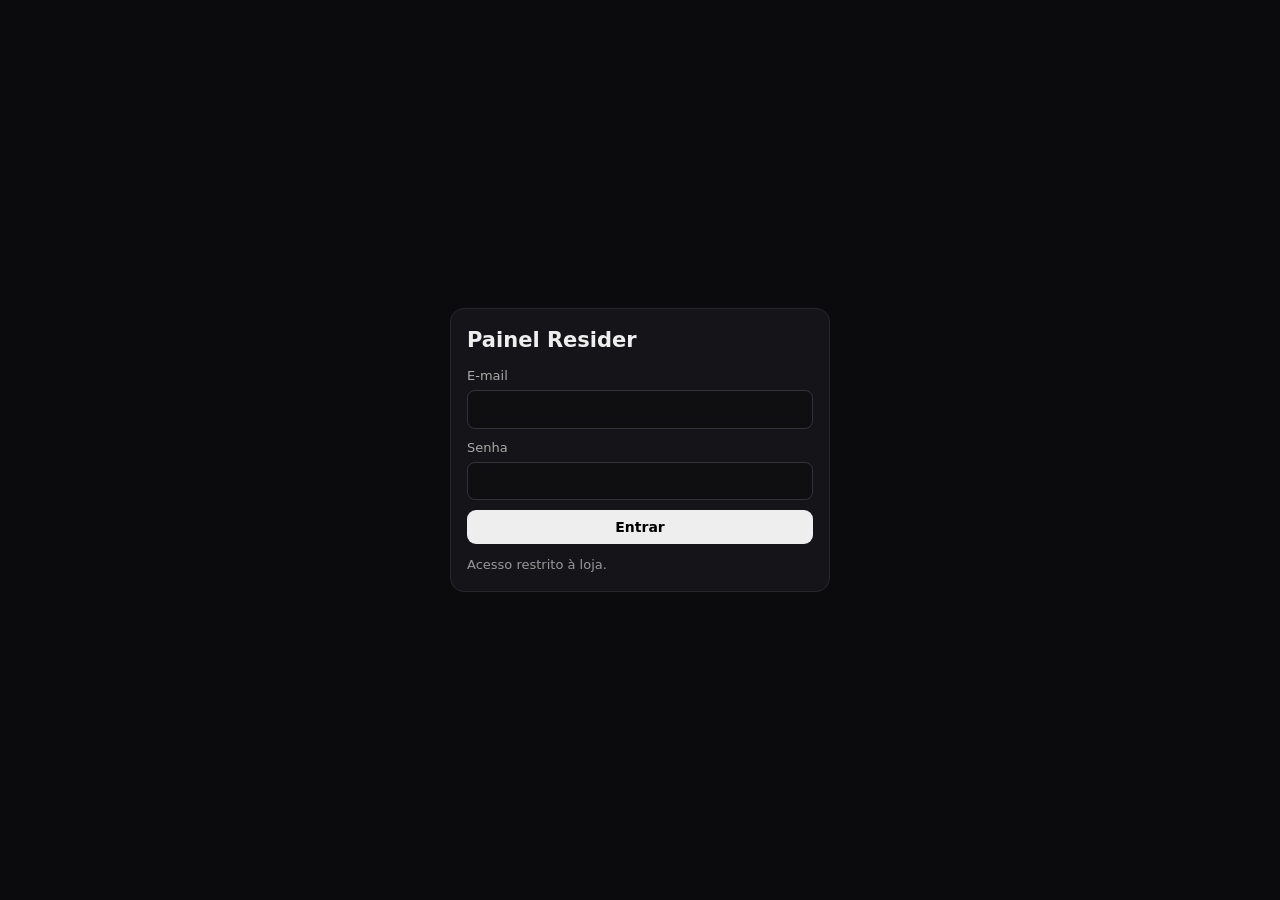
<file: admin.html>
<!doctype html>
<html lang="pt-BR">
<head>
<meta charset="utf-8">
<meta name="viewport" content="width=device-width,initial-scale=1">
<meta name="robots" content="noindex,nofollow">
<meta http-equiv="Content-Security-Policy" content="default-src 'none'; script-src 'self'; style-src 'self'; img-src 'self' data:; connect-src https://mxnrxgrlrhofllesgxzm.supabase.co; base-uri 'none'; form-action 'self'">
<title>Painel Resider</title>
<link rel="icon" href="/img/favicon-96.png">
<link rel="stylesheet" href="/admin.css">
</head>
<body>
<main id="gate"><div class="box" id="gbox"><noscript>Ative o JavaScript.</noscript></div></main>
<div id="app" hidden>
  <nav id="menu" aria-label="Seções do painel"></nav>
  <section id="view" aria-live="polite"></section>
</div>
<div id="msg" role="status"></div>
<script src="/loja.js"></script>
<script src="/admin.js"></script>
</body>
</html>
</file>
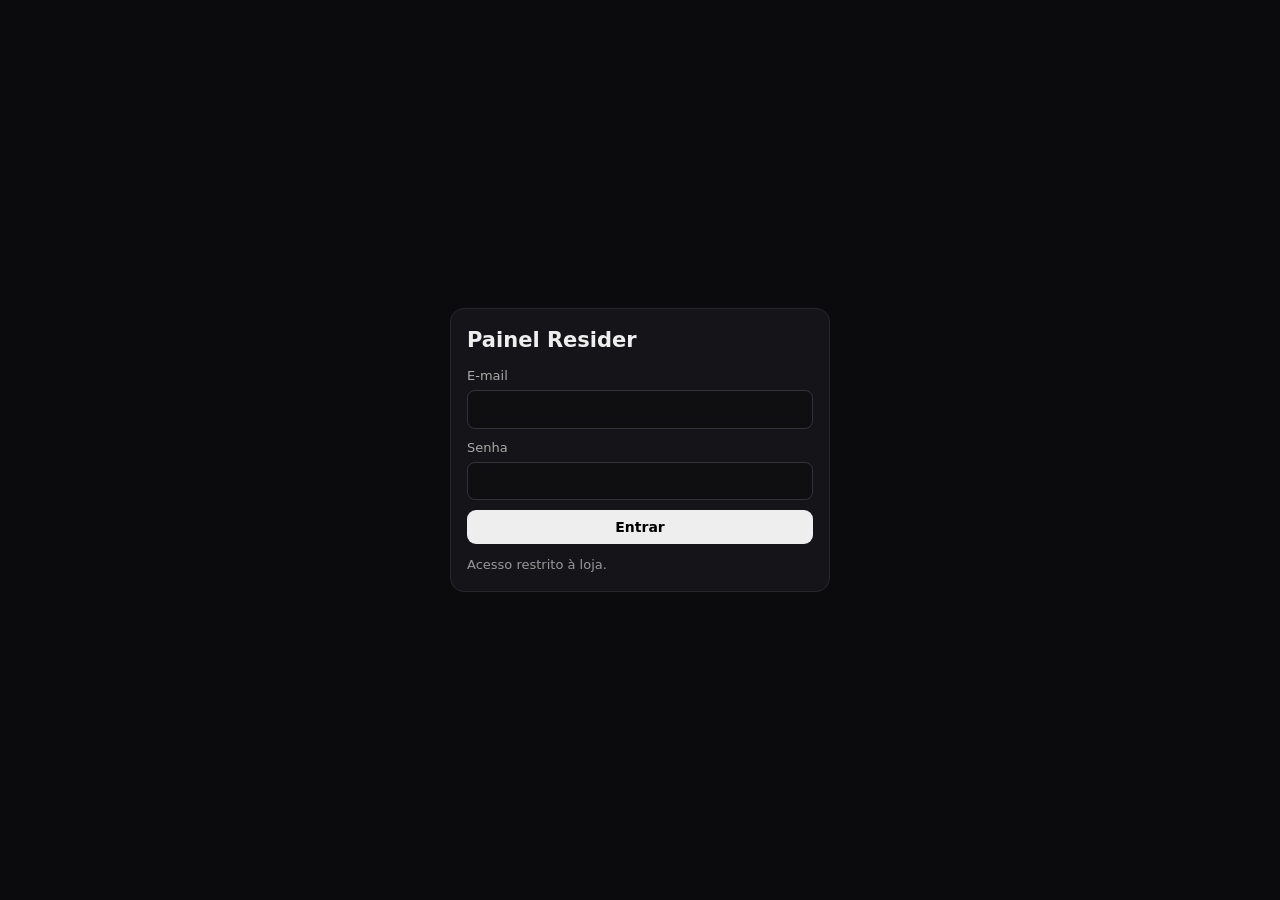
<file: adminrc.html>
<!doctype html>
<html lang="pt-BR">
<head>
<meta charset="utf-8">
<meta name="viewport" content="width=device-width,initial-scale=1">
<meta name="robots" content="noindex,nofollow">
<meta http-equiv="Content-Security-Policy" content="default-src 'none'; script-src 'self'; style-src 'self'; img-src 'self' data:; connect-src https://mxnrxgrlrhofllesgxzm.supabase.co; base-uri 'none'; form-action 'self'">
<title>Painel Resider</title>
<link rel="icon" href="/img/favicon-96.png">
<link rel="stylesheet" href="/admin.css?v=qr-20261128-2">
</head>
<body>
<main id="gate"><div class="box" id="gbox"><noscript>Ative o JavaScript.</noscript></div></main>
<div id="app" hidden>
  <nav id="menu" aria-label="Seções do painel"></nav>
  <section id="view" aria-live="polite"></section>
</div>
<div id="msg" role="status"></div>
<script src="/loja.js"></script>
<script src="/admin.js?v=qr-20261128-2"></script>
</body>
</html>
</file>
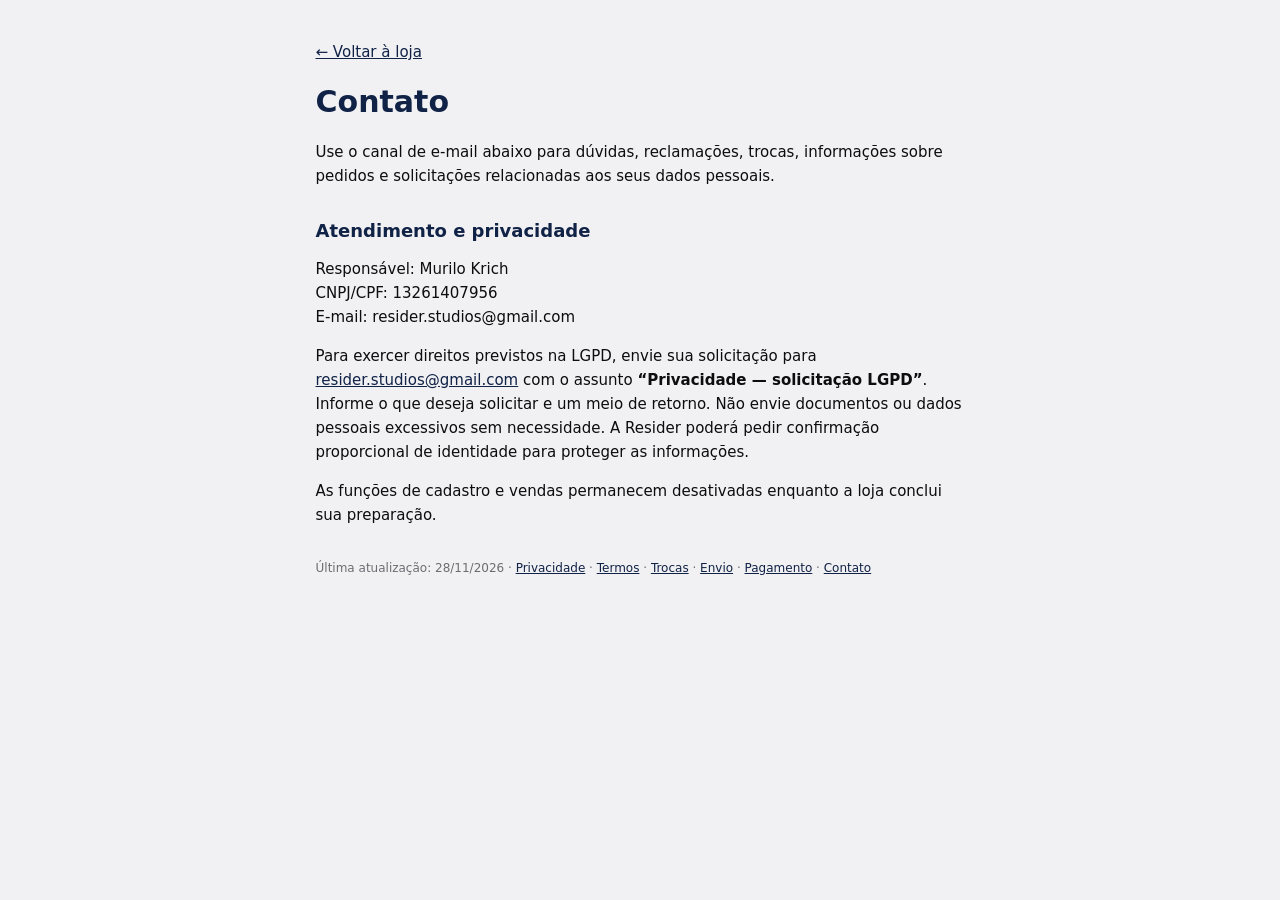
<file: contato.html>
<!doctype html>
<html lang="pt-BR"><head><meta charset="utf-8">
<meta http-equiv="Content-Security-Policy" content="default-src 'self'; style-src 'self'; object-src 'none'; base-uri 'none'; form-action 'none'">
<meta name="viewport" content="width=device-width,initial-scale=1">
<title>Contato | Resider Company</title><meta name="description" content="Fale com a Resider Company sobre atendimento, pedidos, trocas e privacidade de dados pessoais."><link rel="canonical" href="https://residercompany.com.br/contato"><meta property="og:type" content="website"><meta property="og:locale" content="pt_BR"><meta property="og:site_name" content="Resider Company"><meta property="og:title" content="Contato | Resider Company"><meta property="og:description" content="Fale com a Resider Company sobre atendimento, pedidos, trocas e privacidade de dados pessoais."><meta property="og:url" content="https://residercompany.com.br/contato"><meta property="og:image" content="https://residercompany.com.br/img/compartilhar.jpg"><meta property="og:image:width" content="1200"><meta property="og:image:height" content="630"><meta property="og:image:alt" content="Resider Company — camisetas boxy e oversized streetwear"><meta name="twitter:card" content="summary_large_image"><meta name="twitter:title" content="Contato | Resider Company"><meta name="twitter:description" content="Fale com a Resider Company sobre atendimento, pedidos, trocas e privacidade de dados pessoais."><meta name="twitter:image" content="https://residercompany.com.br/img/compartilhar.jpg"><link rel="icon" type="image/png" sizes="96x96" href="/img/favicon-96.png"><link rel="stylesheet" href="paginas.css"><script src="loja.js"></script></head>
<body><main><a href="index.html">← Voltar à loja</a><h1>Contato</h1>
<p>Use o canal de e-mail abaixo para dúvidas, reclamações, trocas, informações sobre pedidos e solicitações relacionadas aos seus dados pessoais.</p>
<h2>Atendimento e privacidade</h2><p class="id" data-loja="id"></p>
<p>Para exercer direitos previstos na LGPD, envie sua solicitação para <a href="mailto:resider.studios@gmail.com?subject=Privacidade%20%E2%80%94%20solicita%C3%A7%C3%A3o%20LGPD">resider.studios@gmail.com</a> com o assunto <b>“Privacidade — solicitação LGPD”</b>. Informe o que deseja solicitar e um meio de retorno. Não envie documentos ou dados pessoais excessivos sem necessidade. A Resider poderá pedir confirmação proporcional de identidade para proteger as informações.</p>
<p>As funções de cadastro e vendas permanecem desativadas enquanto a loja conclui sua preparação.</p>
<p class="small">Última atualização: 28/11/2026 · <a href="privacidade.html">Privacidade</a> · <a href="termos.html">Termos</a> · <a href="trocas.html">Trocas</a> · <a href="envio.html">Envio</a> · <a href="pagamento.html">Pagamento</a> · <a href="contato.html">Contato</a></p>
</main></body></html>
</file>
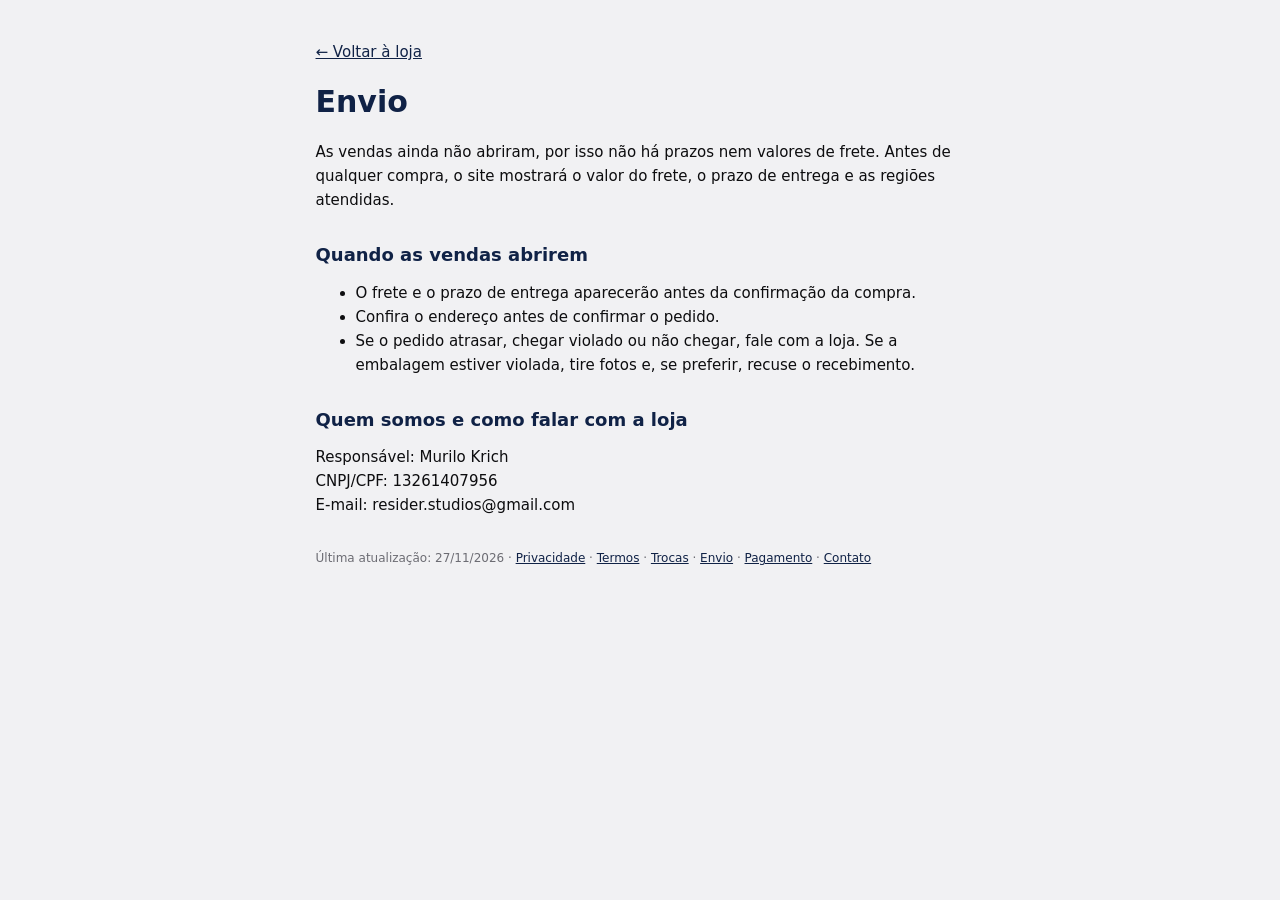
<file: envio.html>
<!doctype html>
<html lang="pt-BR"><head><meta charset="utf-8">
<meta http-equiv="Content-Security-Policy" content="default-src 'self'; style-src 'self'; object-src 'none'; base-uri 'none'; form-action 'none'">
<meta name="viewport" content="width=device-width,initial-scale=1">
<title>Envio e Entrega | Resider Company</title><meta name="description" content="Consulte as informações sobre envio, prazos e entrega dos pedidos feitos na loja online Resider Company."><link rel="canonical" href="https://residercompany.com.br/envio"><meta property="og:type" content="website"><meta property="og:locale" content="pt_BR"><meta property="og:site_name" content="Resider Company"><meta property="og:title" content="Envio e Entrega | Resider Company"><meta property="og:description" content="Consulte as informações sobre envio, prazos e entrega dos pedidos feitos na loja online Resider Company."><meta property="og:url" content="https://residercompany.com.br/envio"><meta property="og:image" content="https://residercompany.com.br/img/compartilhar.jpg"><meta property="og:image:width" content="1200"><meta property="og:image:height" content="630"><meta property="og:image:alt" content="Resider Company — camisetas boxy e oversized streetwear"><meta name="twitter:card" content="summary_large_image"><meta name="twitter:title" content="Envio e Entrega | Resider Company"><meta name="twitter:description" content="Consulte as informações sobre envio, prazos e entrega dos pedidos feitos na loja online Resider Company."><meta name="twitter:image" content="https://residercompany.com.br/img/compartilhar.jpg"><link rel="icon" type="image/png" sizes="96x96" href="/img/favicon-96.png"><link rel="stylesheet" href="paginas.css"><script src="loja.js"></script></head>
<body><main><a href="index.html">← Voltar à loja</a><h1>Envio</h1>
<p>As vendas ainda não abriram, por isso não há prazos nem valores de frete. Antes de qualquer compra, o site mostrará o valor do frete, o prazo de entrega e as regiões atendidas.</p>
<h2>Quando as vendas abrirem</h2><ul><li>O frete e o prazo de entrega aparecerão antes da confirmação da compra.</li><li>Confira o endereço antes de confirmar o pedido.</li><li>Se o pedido atrasar, chegar violado ou não chegar, fale com a loja. Se a embalagem estiver violada, tire fotos e, se preferir, recuse o recebimento.</li></ul><h2>Quem somos e como falar com a loja</h2><p class="id" data-loja="id"></p>
<p class="small">Última atualização: 27/11/2026 · <a href="privacidade.html">Privacidade</a> · <a href="termos.html">Termos</a> · <a href="trocas.html">Trocas</a> · <a href="envio.html">Envio</a> · <a href="pagamento.html">Pagamento</a> · <a href="contato.html">Contato</a></p>
</main></body></html>
</file>
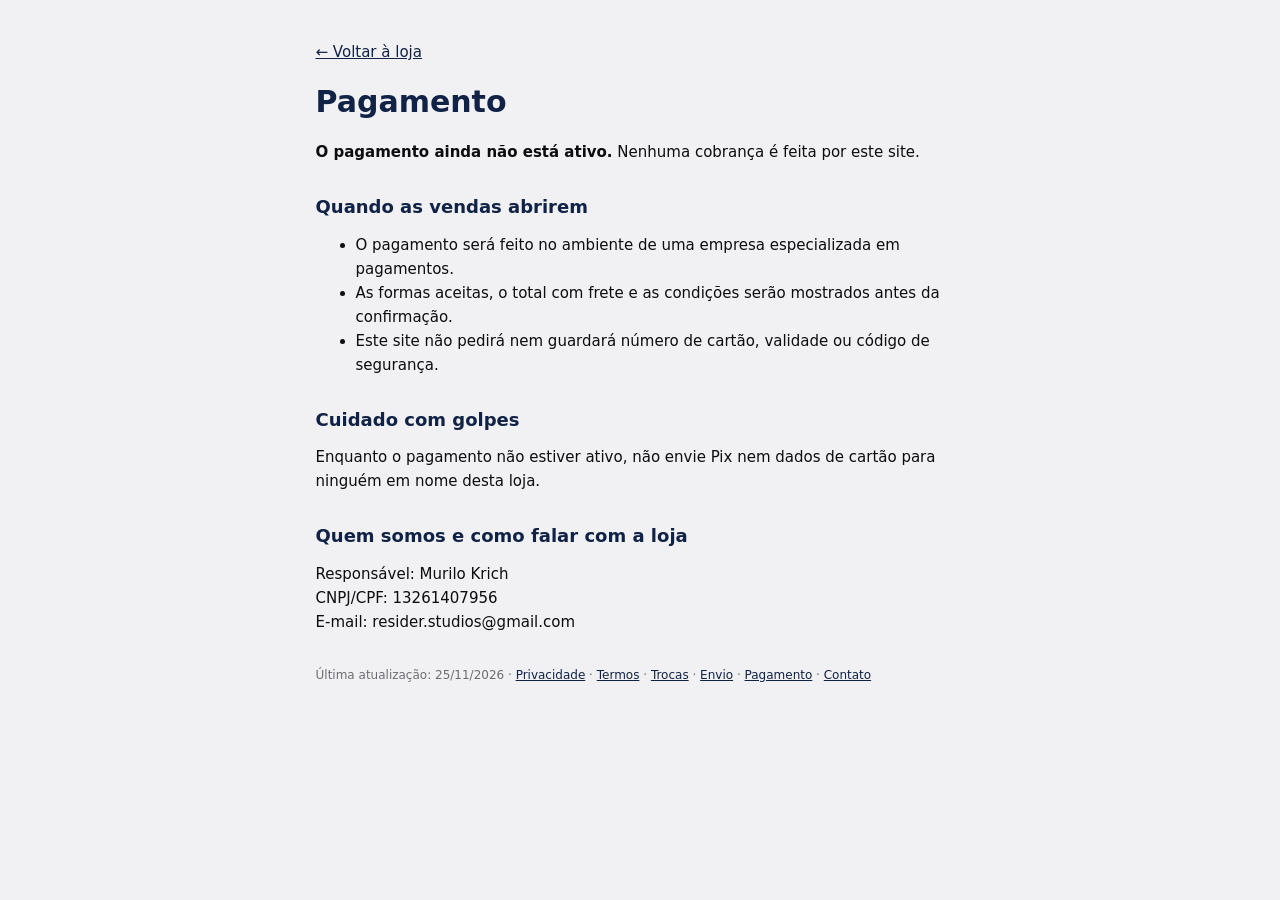
<file: pagamento.html>
<!doctype html>
<html lang="pt-BR"><head><meta charset="utf-8">
<meta http-equiv="Content-Security-Policy" content="default-src 'self'; style-src 'self'; object-src 'none'; base-uri 'none'; form-action 'none'">
<meta name="viewport" content="width=device-width,initial-scale=1">
<title>Formas de Pagamento | Resider Company</title><meta name="description" content="Saiba mais sobre as formas de pagamento e as informações de segurança para comprar na Resider Company."><link rel="canonical" href="https://residercompany.com.br/pagamento"><meta property="og:type" content="website"><meta property="og:locale" content="pt_BR"><meta property="og:site_name" content="Resider Company"><meta property="og:title" content="Formas de Pagamento | Resider Company"><meta property="og:description" content="Saiba mais sobre as formas de pagamento e as informações de segurança para comprar na Resider Company."><meta property="og:url" content="https://residercompany.com.br/pagamento"><meta property="og:image" content="https://residercompany.com.br/img/compartilhar.jpg"><meta property="og:image:width" content="1200"><meta property="og:image:height" content="630"><meta property="og:image:alt" content="Resider Company — camisetas boxy e oversized streetwear"><meta name="twitter:card" content="summary_large_image"><meta name="twitter:title" content="Formas de Pagamento | Resider Company"><meta name="twitter:description" content="Saiba mais sobre as formas de pagamento e as informações de segurança para comprar na Resider Company."><meta name="twitter:image" content="https://residercompany.com.br/img/compartilhar.jpg"><link rel="icon" type="image/png" sizes="96x96" href="/img/favicon-96.png"><link rel="stylesheet" href="paginas.css"><script src="loja.js"></script></head>
<body><main><a href="index.html">← Voltar à loja</a><h1>Pagamento</h1>
<p><b>O pagamento ainda não está ativo.</b> Nenhuma cobrança é feita por este site.</p>
<h2>Quando as vendas abrirem</h2><ul><li>O pagamento será feito no ambiente de uma empresa especializada em pagamentos.</li><li>As formas aceitas, o total com frete e as condições serão mostrados antes da confirmação.</li><li>Este site não pedirá nem guardará número de cartão, validade ou código de segurança.</li></ul>
<h2>Cuidado com golpes</h2><p>Enquanto o pagamento não estiver ativo, não envie Pix nem dados de cartão para ninguém em nome desta loja.</p>
<h2>Quem somos e como falar com a loja</h2><p class="id" data-loja="id"></p>
<p class="small">Última atualização: 25/11/2026 · <a href="privacidade.html">Privacidade</a> · <a href="termos.html">Termos</a> · <a href="trocas.html">Trocas</a> · <a href="envio.html">Envio</a> · <a href="pagamento.html">Pagamento</a> · <a href="contato.html">Contato</a></p>
</main></body></html>
</file>
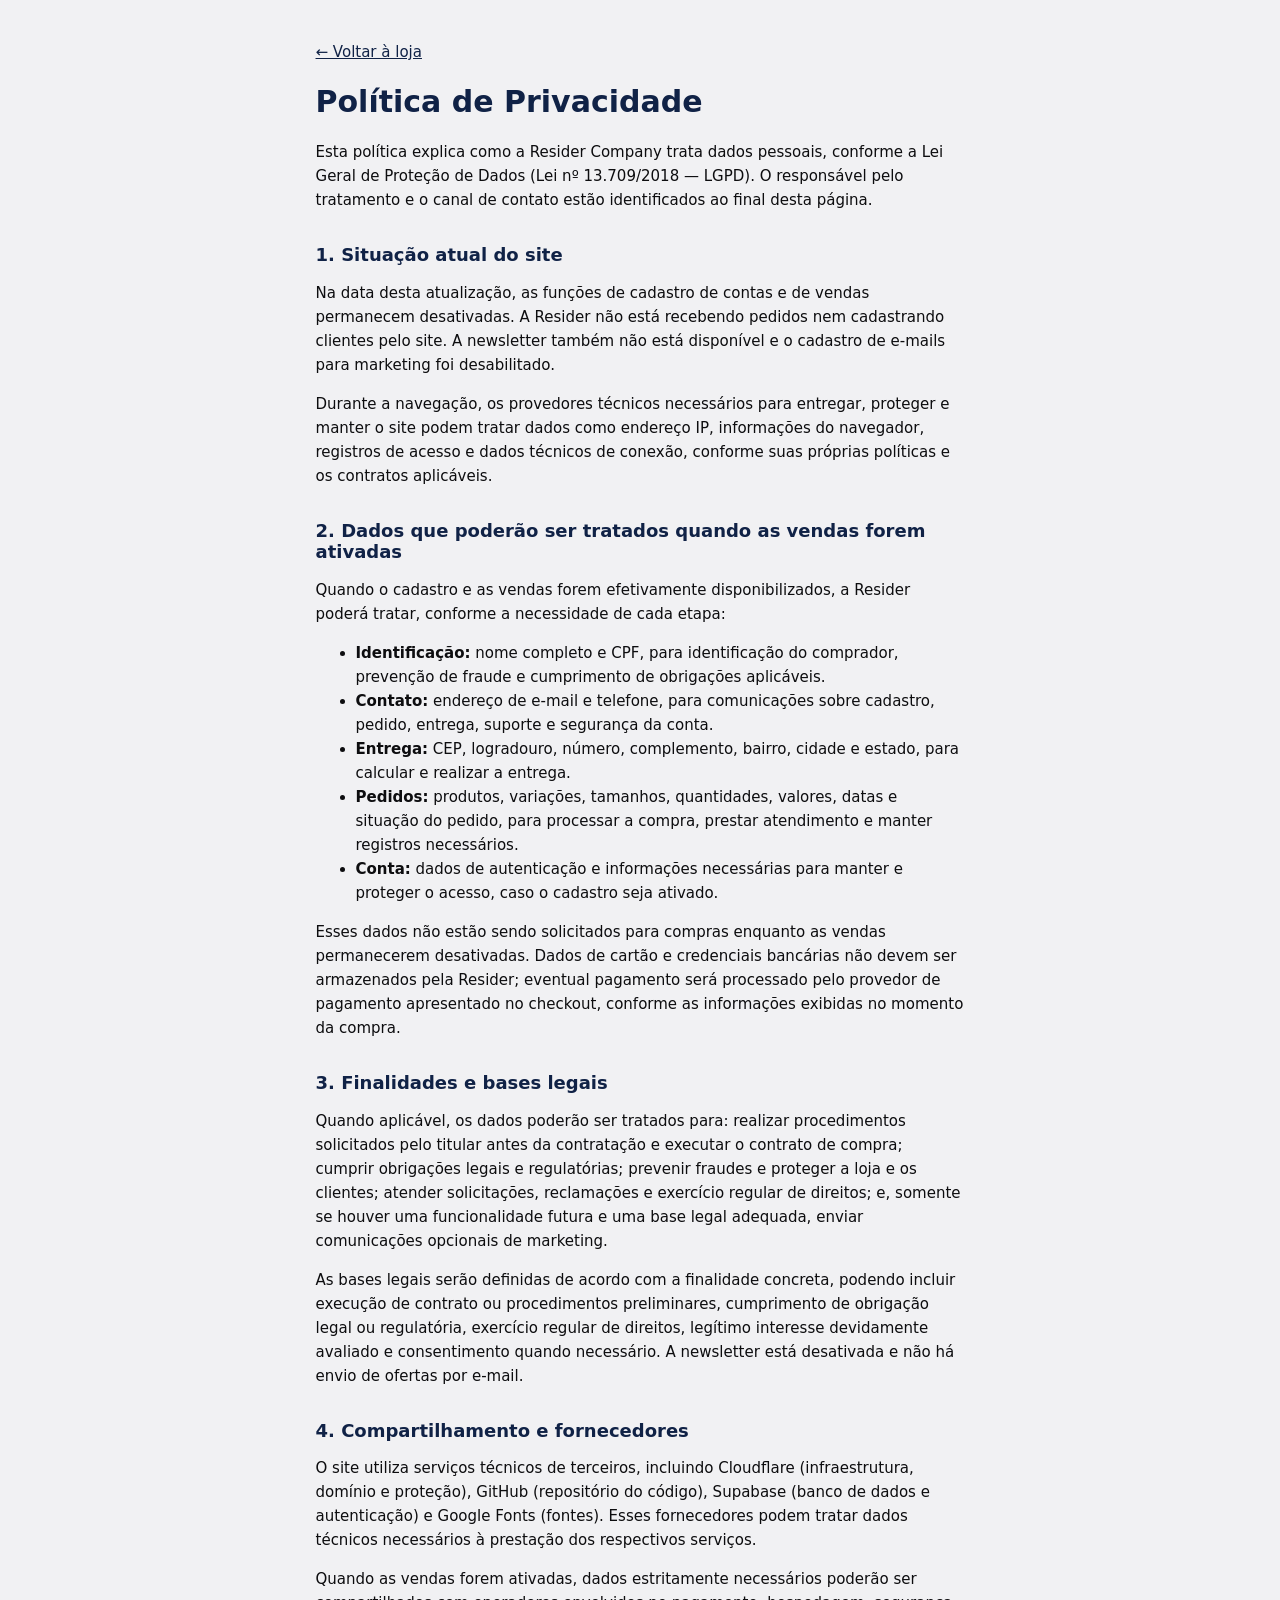
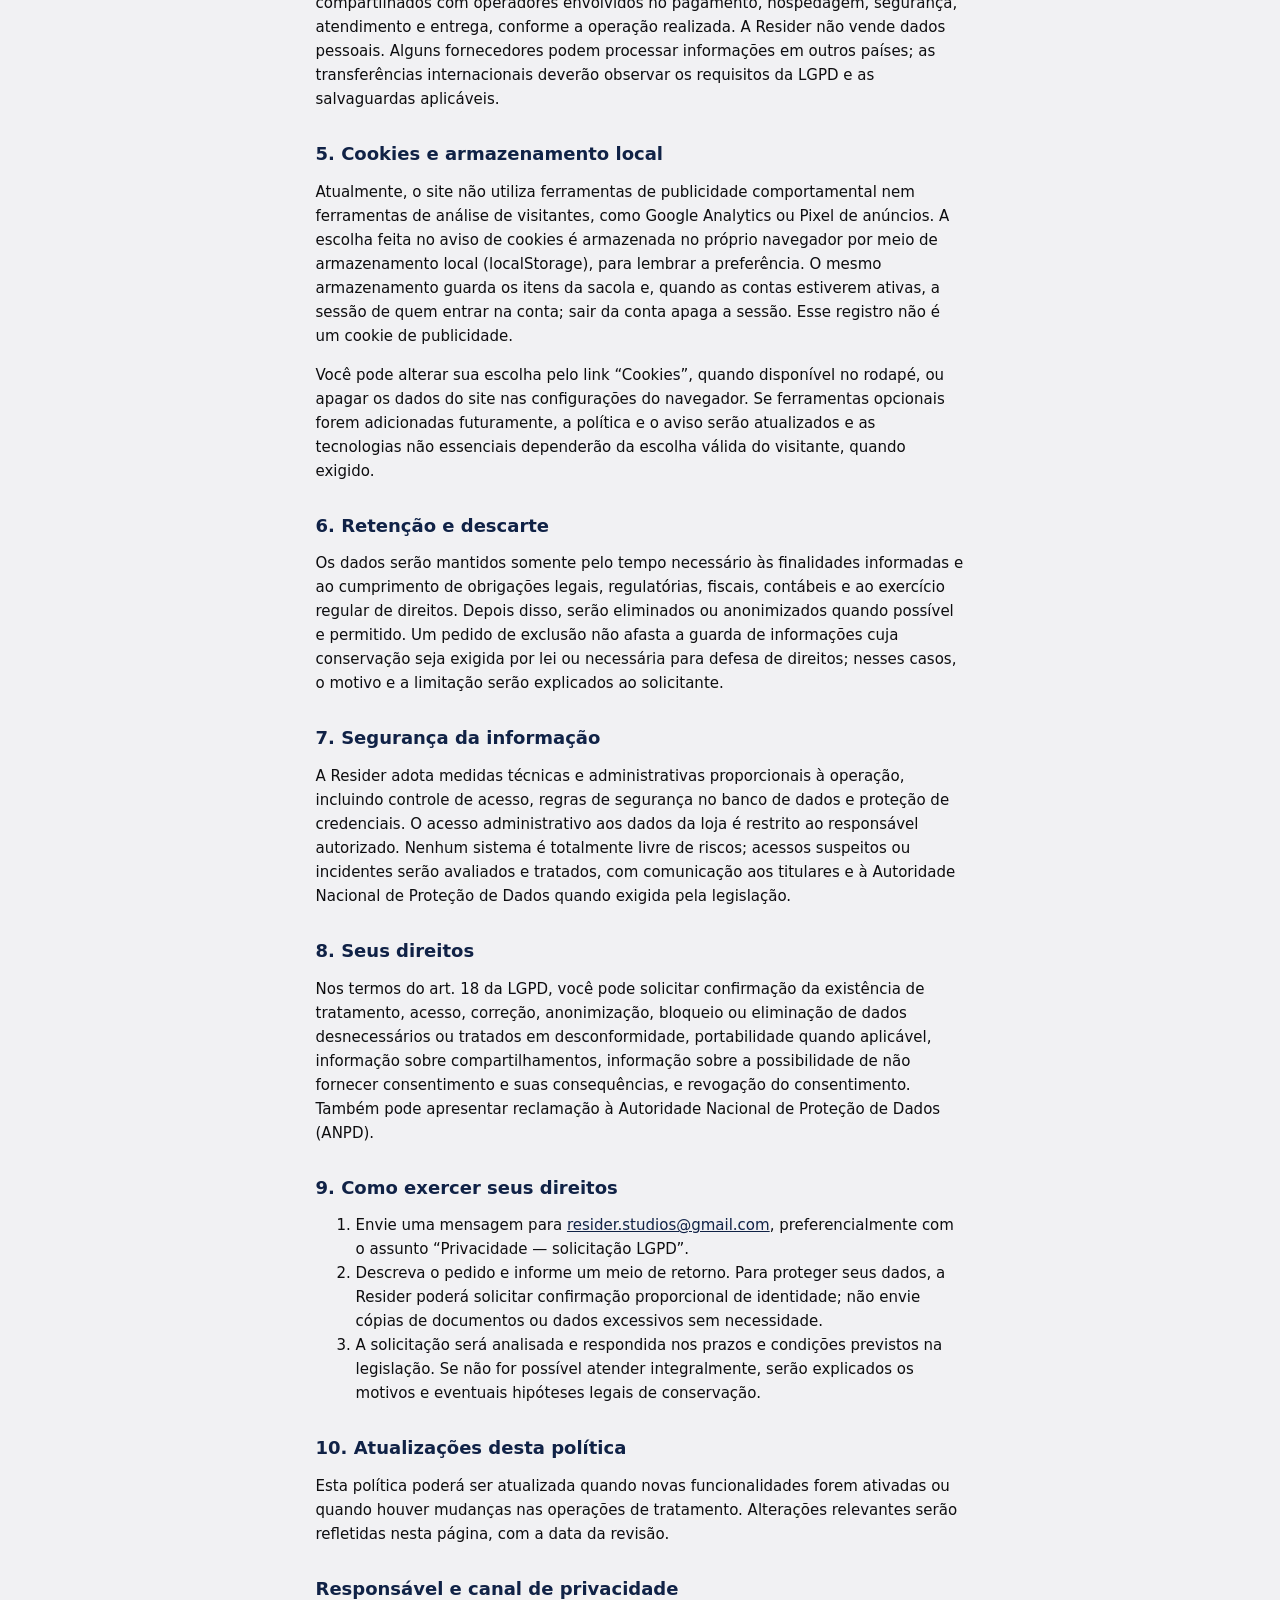
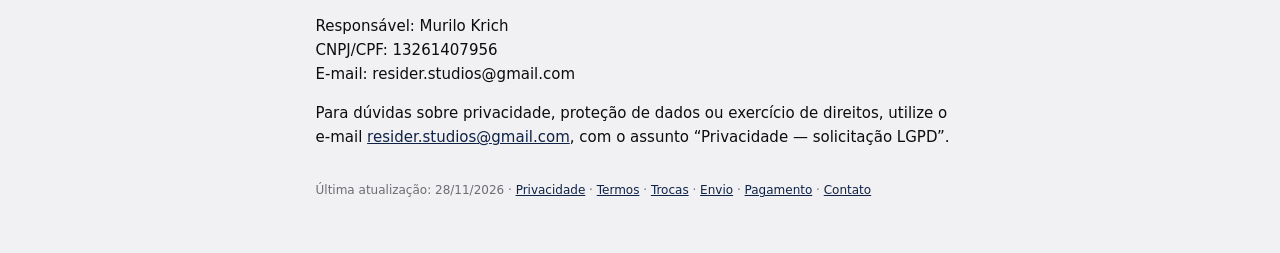
<file: privacidade.html>
<!doctype html>
<html lang="pt-BR"><head><meta charset="utf-8">
<meta http-equiv="Content-Security-Policy" content="default-src 'self'; style-src 'self'; object-src 'none'; base-uri 'none'; form-action 'none'">
<meta name="viewport" content="width=device-width,initial-scale=1">
<title>Política de Privacidade | Resider Company</title><meta name="description" content="Saiba como a Resider Company trata dados pessoais, protege informações e atende solicitações previstas na LGPD."><link rel="canonical" href="https://residercompany.com.br/privacidade"><meta property="og:type" content="website"><meta property="og:locale" content="pt_BR"><meta property="og:site_name" content="Resider Company"><meta property="og:title" content="Política de Privacidade | Resider Company"><meta property="og:description" content="Saiba como a Resider Company trata dados pessoais, protege informações e atende solicitações previstas na LGPD."><meta property="og:url" content="https://residercompany.com.br/privacidade"><meta property="og:image" content="https://residercompany.com.br/img/compartilhar.jpg"><meta property="og:image:width" content="1200"><meta property="og:image:height" content="630"><meta property="og:image:alt" content="Resider Company — camisetas boxy e oversized streetwear"><meta name="twitter:card" content="summary_large_image"><meta name="twitter:title" content="Política de Privacidade | Resider Company"><meta name="twitter:description" content="Saiba como a Resider Company trata dados pessoais, protege informações e atende solicitações previstas na LGPD."><meta name="twitter:image" content="https://residercompany.com.br/img/compartilhar.jpg"><link rel="icon" type="image/png" sizes="96x96" href="/img/favicon-96.png"><link rel="stylesheet" href="paginas.css"><script src="loja.js"></script></head>
<body><main><a href="index.html">← Voltar à loja</a><h1>Política de Privacidade</h1>
<p>Esta política explica como a Resider Company trata dados pessoais, conforme a Lei Geral de Proteção de Dados (Lei nº 13.709/2018 — LGPD). O responsável pelo tratamento e o canal de contato estão identificados ao final desta página.</p>
<h2>1. Situação atual do site</h2>
<p>Na data desta atualização, as funções de cadastro de contas e de vendas permanecem desativadas. A Resider não está recebendo pedidos nem cadastrando clientes pelo site. A newsletter também não está disponível e o cadastro de e-mails para marketing foi desabilitado.</p>
<p>Durante a navegação, os provedores técnicos necessários para entregar, proteger e manter o site podem tratar dados como endereço IP, informações do navegador, registros de acesso e dados técnicos de conexão, conforme suas próprias políticas e os contratos aplicáveis.</p>
<h2>2. Dados que poderão ser tratados quando as vendas forem ativadas</h2>
<p>Quando o cadastro e as vendas forem efetivamente disponibilizados, a Resider poderá tratar, conforme a necessidade de cada etapa:</p>
<ul>
<li><b>Identificação:</b> nome completo e CPF, para identificação do comprador, prevenção de fraude e cumprimento de obrigações aplicáveis.</li>
<li><b>Contato:</b> endereço de e-mail e telefone, para comunicações sobre cadastro, pedido, entrega, suporte e segurança da conta.</li>
<li><b>Entrega:</b> CEP, logradouro, número, complemento, bairro, cidade e estado, para calcular e realizar a entrega.</li>
<li><b>Pedidos:</b> produtos, variações, tamanhos, quantidades, valores, datas e situação do pedido, para processar a compra, prestar atendimento e manter registros necessários.</li>
<li><b>Conta:</b> dados de autenticação e informações necessárias para manter e proteger o acesso, caso o cadastro seja ativado.</li>
</ul>
<p>Esses dados não estão sendo solicitados para compras enquanto as vendas permanecerem desativadas. Dados de cartão e credenciais bancárias não devem ser armazenados pela Resider; eventual pagamento será processado pelo provedor de pagamento apresentado no checkout, conforme as informações exibidas no momento da compra.</p>
<h2>3. Finalidades e bases legais</h2>
<p>Quando aplicável, os dados poderão ser tratados para: realizar procedimentos solicitados pelo titular antes da contratação e executar o contrato de compra; cumprir obrigações legais e regulatórias; prevenir fraudes e proteger a loja e os clientes; atender solicitações, reclamações e exercício regular de direitos; e, somente se houver uma funcionalidade futura e uma base legal adequada, enviar comunicações opcionais de marketing.</p>
<p>As bases legais serão definidas de acordo com a finalidade concreta, podendo incluir execução de contrato ou procedimentos preliminares, cumprimento de obrigação legal ou regulatória, exercício regular de direitos, legítimo interesse devidamente avaliado e consentimento quando necessário. A newsletter está desativada e não há envio de ofertas por e-mail.</p>
<h2>4. Compartilhamento e fornecedores</h2>
<p>O site utiliza serviços técnicos de terceiros, incluindo Cloudflare (infraestrutura, domínio e proteção), GitHub (repositório do código), Supabase (banco de dados e autenticação) e Google Fonts (fontes). Esses fornecedores podem tratar dados técnicos necessários à prestação dos respectivos serviços.</p>
<p>Quando as vendas forem ativadas, dados estritamente necessários poderão ser compartilhados com operadores envolvidos no pagamento, hospedagem, segurança, atendimento e entrega, conforme a operação realizada. A Resider não vende dados pessoais. Alguns fornecedores podem processar informações em outros países; as transferências internacionais deverão observar os requisitos da LGPD e as salvaguardas aplicáveis.</p>
<h2>5. Cookies e armazenamento local</h2>
<p>Atualmente, o site não utiliza ferramentas de publicidade comportamental nem ferramentas de análise de visitantes, como Google Analytics ou Pixel de anúncios. A escolha feita no aviso de cookies é armazenada no próprio navegador por meio de armazenamento local (localStorage), para lembrar a preferência. O mesmo armazenamento guarda os itens da sacola e, quando as contas estiverem ativas, a sessão de quem entrar na conta; sair da conta apaga a sessão. Esse registro não é um cookie de publicidade.</p>
<p>Você pode alterar sua escolha pelo link “Cookies”, quando disponível no rodapé, ou apagar os dados do site nas configurações do navegador. Se ferramentas opcionais forem adicionadas futuramente, a política e o aviso serão atualizados e as tecnologias não essenciais dependerão da escolha válida do visitante, quando exigido.</p>
<h2>6. Retenção e descarte</h2>
<p>Os dados serão mantidos somente pelo tempo necessário às finalidades informadas e ao cumprimento de obrigações legais, regulatórias, fiscais, contábeis e ao exercício regular de direitos. Depois disso, serão eliminados ou anonimizados quando possível e permitido. Um pedido de exclusão não afasta a guarda de informações cuja conservação seja exigida por lei ou necessária para defesa de direitos; nesses casos, o motivo e a limitação serão explicados ao solicitante.</p>
<h2>7. Segurança da informação</h2>
<p>A Resider adota medidas técnicas e administrativas proporcionais à operação, incluindo controle de acesso, regras de segurança no banco de dados e proteção de credenciais. O acesso administrativo aos dados da loja é restrito ao responsável autorizado. Nenhum sistema é totalmente livre de riscos; acessos suspeitos ou incidentes serão avaliados e tratados, com comunicação aos titulares e à Autoridade Nacional de Proteção de Dados quando exigida pela legislação.</p>
<h2>8. Seus direitos</h2>
<p>Nos termos do art. 18 da LGPD, você pode solicitar confirmação da existência de tratamento, acesso, correção, anonimização, bloqueio ou eliminação de dados desnecessários ou tratados em desconformidade, portabilidade quando aplicável, informação sobre compartilhamentos, informação sobre a possibilidade de não fornecer consentimento e suas consequências, e revogação do consentimento. Também pode apresentar reclamação à Autoridade Nacional de Proteção de Dados (ANPD).</p>
<h2>9. Como exercer seus direitos</h2>
<ol>
<li>Envie uma mensagem para <a href="mailto:resider.studios@gmail.com?subject=Privacidade%20%E2%80%94%20solicita%C3%A7%C3%A3o%20LGPD">resider.studios@gmail.com</a>, preferencialmente com o assunto “Privacidade — solicitação LGPD”.</li>
<li>Descreva o pedido e informe um meio de retorno. Para proteger seus dados, a Resider poderá solicitar confirmação proporcional de identidade; não envie cópias de documentos ou dados excessivos sem necessidade.</li>
<li>A solicitação será analisada e respondida nos prazos e condições previstos na legislação. Se não for possível atender integralmente, serão explicados os motivos e eventuais hipóteses legais de conservação.</li>
</ol>
<h2>10. Atualizações desta política</h2>
<p>Esta política poderá ser atualizada quando novas funcionalidades forem ativadas ou quando houver mudanças nas operações de tratamento. Alterações relevantes serão refletidas nesta página, com a data da revisão.</p>
<h2>Responsável e canal de privacidade</h2>
<p class="id" data-loja="id"></p>
<p>Para dúvidas sobre privacidade, proteção de dados ou exercício de direitos, utilize o e-mail <a href="mailto:resider.studios@gmail.com?subject=Privacidade%20%E2%80%94%20solicita%C3%A7%C3%A3o%20LGPD">resider.studios@gmail.com</a>, com o assunto “Privacidade — solicitação LGPD”.</p>
<p class="small">Última atualização: 28/11/2026 · <a href="privacidade.html">Privacidade</a> · <a href="termos.html">Termos</a> · <a href="trocas.html">Trocas</a> · <a href="envio.html">Envio</a> · <a href="pagamento.html">Pagamento</a> · <a href="contato.html">Contato</a></p>
</main></body></html>
</file>
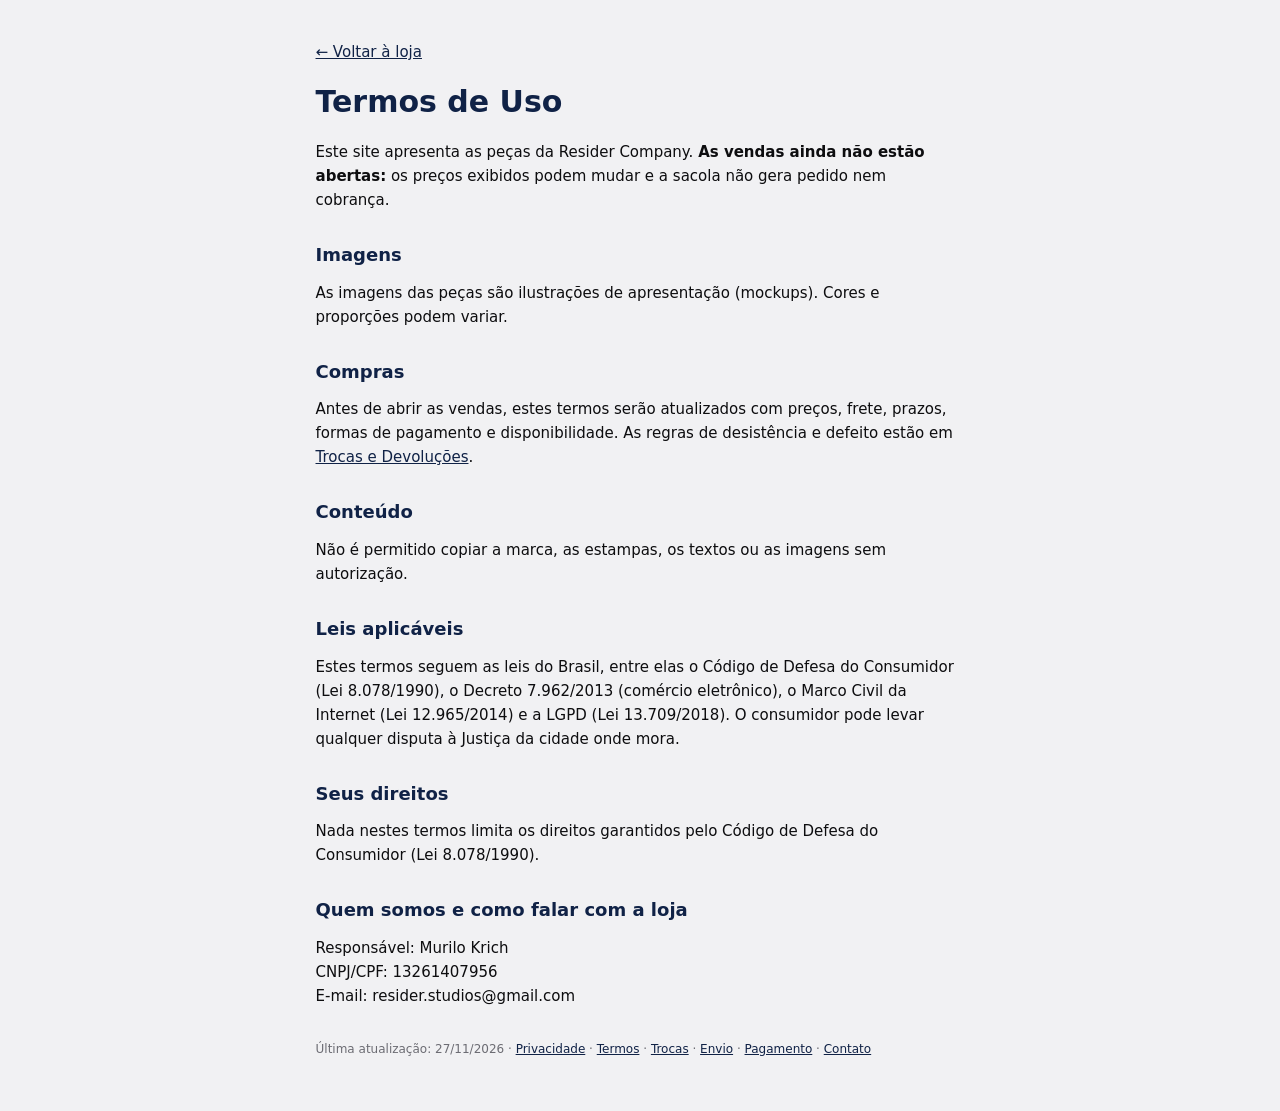
<file: termos.html>
<!doctype html>
<html lang="pt-BR"><head><meta charset="utf-8">
<meta http-equiv="Content-Security-Policy" content="default-src 'self'; style-src 'self'; object-src 'none'; base-uri 'none'; form-action 'none'">
<meta name="viewport" content="width=device-width,initial-scale=1">
<title>Termos de Uso | Resider Company</title><meta name="description" content="Consulte os termos e condições para utilizar o site da Resider Company."><link rel="canonical" href="https://residercompany.com.br/termos"><meta property="og:type" content="website"><meta property="og:locale" content="pt_BR"><meta property="og:site_name" content="Resider Company"><meta property="og:title" content="Termos de Uso | Resider Company"><meta property="og:description" content="Consulte os termos e condições para utilizar o site da Resider Company."><meta property="og:url" content="https://residercompany.com.br/termos"><meta property="og:image" content="https://residercompany.com.br/img/compartilhar.jpg"><meta property="og:image:width" content="1200"><meta property="og:image:height" content="630"><meta property="og:image:alt" content="Resider Company — camisetas boxy e oversized streetwear"><meta name="twitter:card" content="summary_large_image"><meta name="twitter:title" content="Termos de Uso | Resider Company"><meta name="twitter:description" content="Consulte os termos e condições para utilizar o site da Resider Company."><meta name="twitter:image" content="https://residercompany.com.br/img/compartilhar.jpg"><link rel="icon" type="image/png" sizes="96x96" href="/img/favicon-96.png"><link rel="stylesheet" href="paginas.css"><script src="loja.js"></script></head>
<body><main><a href="index.html">← Voltar à loja</a><h1>Termos de Uso</h1>
<p>Este site apresenta as peças da Resider Company. <b>As vendas ainda não estão abertas:</b> os preços exibidos podem mudar e a sacola não gera pedido nem cobrança.</p>
<h2>Imagens</h2><p>As imagens das peças são ilustrações de apresentação (mockups). Cores e proporções podem variar.</p>
<h2>Compras</h2><p>Antes de abrir as vendas, estes termos serão atualizados com preços, frete, prazos, formas de pagamento e disponibilidade. As regras de desistência e defeito estão em <a href="trocas.html">Trocas e Devoluções</a>.</p><h2>Conteúdo</h2><p>Não é permitido copiar a marca, as estampas, os textos ou as imagens sem autorização.</p>
<h2>Leis aplicáveis</h2><p>Estes termos seguem as leis do Brasil, entre elas o Código de Defesa do Consumidor (Lei 8.078/1990), o Decreto 7.962/2013 (comércio eletrônico), o Marco Civil da Internet (Lei 12.965/2014) e a LGPD (Lei 13.709/2018). O consumidor pode levar qualquer disputa à Justiça da cidade onde mora.</p>
<h2>Seus direitos</h2><p>Nada nestes termos limita os direitos garantidos pelo Código de Defesa do Consumidor (Lei 8.078/1990).</p>
<h2>Quem somos e como falar com a loja</h2><p class="id" data-loja="id"></p>
<p class="small">Última atualização: 27/11/2026 · <a href="privacidade.html">Privacidade</a> · <a href="termos.html">Termos</a> · <a href="trocas.html">Trocas</a> · <a href="envio.html">Envio</a> · <a href="pagamento.html">Pagamento</a> · <a href="contato.html">Contato</a></p>
</main></body></html>
</file>
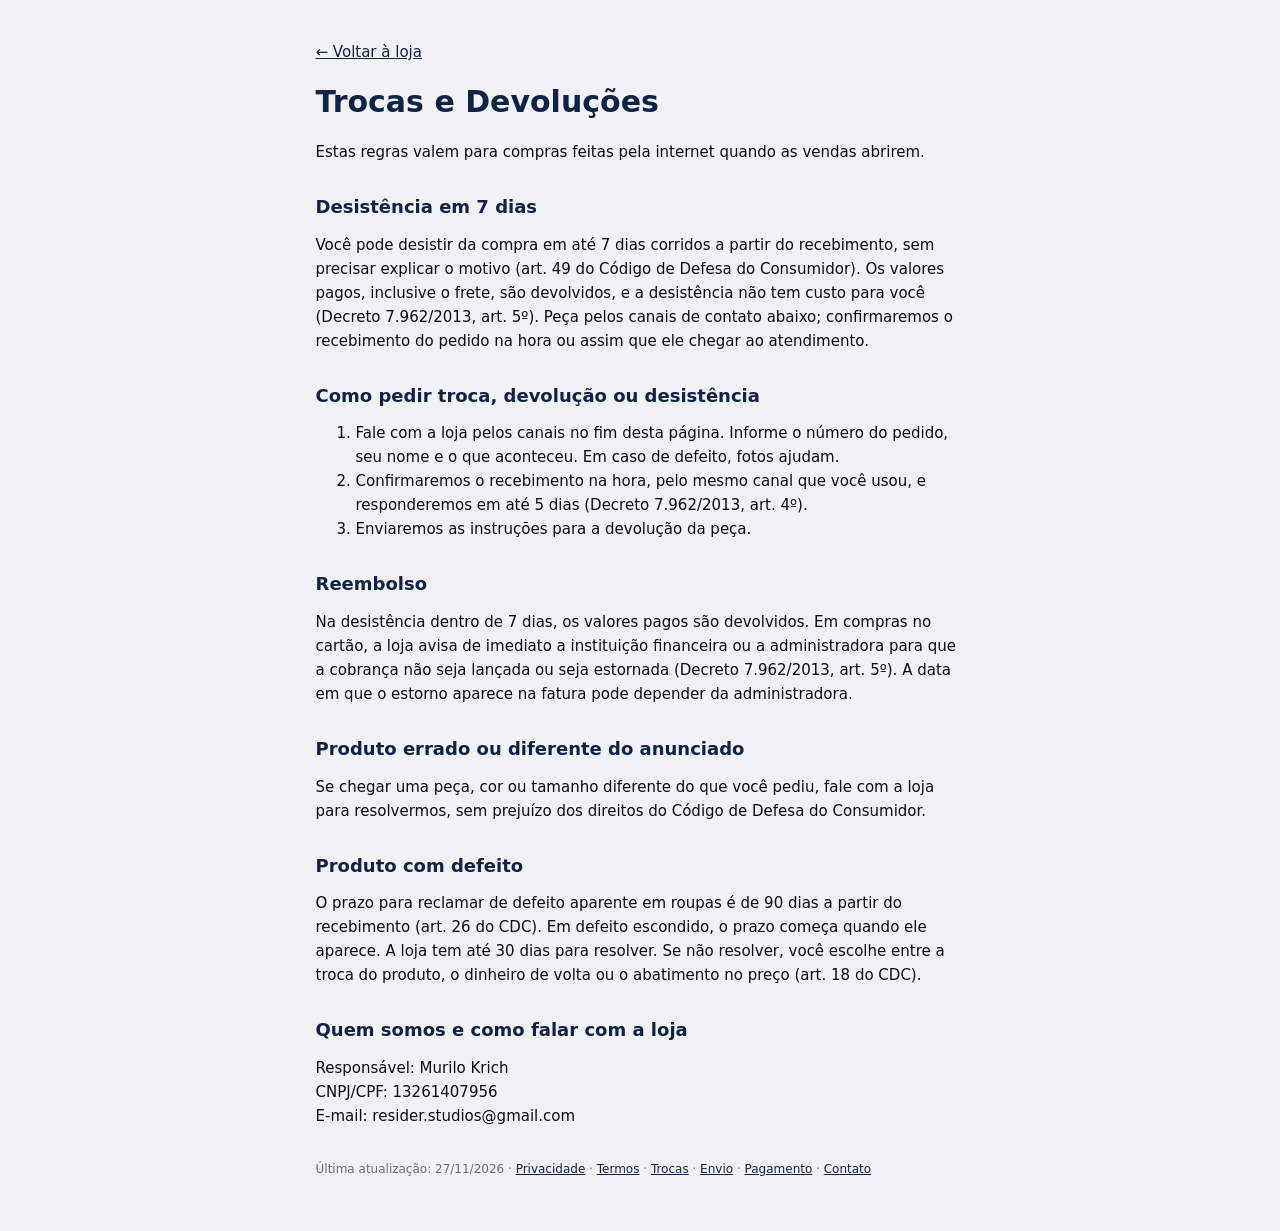
<file: trocas.html>
<!doctype html>
<html lang="pt-BR"><head><meta charset="utf-8">
<meta http-equiv="Content-Security-Policy" content="default-src 'self'; style-src 'self'; object-src 'none'; base-uri 'none'; form-action 'none'">
<meta name="viewport" content="width=device-width,initial-scale=1">
<title>Trocas e Devoluções | Resider Company</title><meta name="description" content="Consulte as regras e orientações sobre trocas, devoluções, direito de arrependimento e reembolso na Resider Company."><link rel="canonical" href="https://residercompany.com.br/trocas"><meta property="og:type" content="website"><meta property="og:locale" content="pt_BR"><meta property="og:site_name" content="Resider Company"><meta property="og:title" content="Trocas e Devoluções | Resider Company"><meta property="og:description" content="Consulte as regras e orientações sobre trocas, devoluções, direito de arrependimento e reembolso na Resider Company."><meta property="og:url" content="https://residercompany.com.br/trocas"><meta property="og:image" content="https://residercompany.com.br/img/compartilhar.jpg"><meta property="og:image:width" content="1200"><meta property="og:image:height" content="630"><meta property="og:image:alt" content="Resider Company — camisetas boxy e oversized streetwear"><meta name="twitter:card" content="summary_large_image"><meta name="twitter:title" content="Trocas e Devoluções | Resider Company"><meta name="twitter:description" content="Consulte as regras e orientações sobre trocas, devoluções, direito de arrependimento e reembolso na Resider Company."><meta name="twitter:image" content="https://residercompany.com.br/img/compartilhar.jpg"><link rel="icon" type="image/png" sizes="96x96" href="/img/favicon-96.png"><link rel="stylesheet" href="paginas.css"><script src="loja.js"></script></head>
<body><main><a href="index.html">← Voltar à loja</a><h1>Trocas e Devoluções</h1>
<p>Estas regras valem para compras feitas pela internet quando as vendas abrirem.</p>
<h2>Desistência em 7 dias</h2><p>Você pode desistir da compra em até 7 dias corridos a partir do recebimento, sem precisar explicar o motivo (art. 49 do Código de Defesa do Consumidor). Os valores pagos, inclusive o frete, são devolvidos, e a desistência não tem custo para você (Decreto 7.962/2013, art. 5º). Peça pelos canais de contato abaixo; confirmaremos o recebimento do pedido na hora ou assim que ele chegar ao atendimento.</p>
<h2>Como pedir troca, devolução ou desistência</h2><ol><li>Fale com a loja pelos canais no fim desta página. Informe o número do pedido, seu nome e o que aconteceu. Em caso de defeito, fotos ajudam.</li><li>Confirmaremos o recebimento na hora, pelo mesmo canal que você usou, e responderemos em até 5 dias (Decreto 7.962/2013, art. 4º).</li><li>Enviaremos as instruções para a devolução da peça.</li></ol><h2>Reembolso</h2><p>Na desistência dentro de 7 dias, os valores pagos são devolvidos. Em compras no cartão, a loja avisa de imediato a instituição financeira ou a administradora para que a cobrança não seja lançada ou seja estornada (Decreto 7.962/2013, art. 5º). A data em que o estorno aparece na fatura pode depender da administradora.</p><h2>Produto errado ou diferente do anunciado</h2><p>Se chegar uma peça, cor ou tamanho diferente do que você pediu, fale com a loja para resolvermos, sem prejuízo dos direitos do Código de Defesa do Consumidor.</p><h2>Produto com defeito</h2><p>O prazo para reclamar de defeito aparente em roupas é de 90 dias a partir do recebimento (art. 26 do CDC). Em defeito escondido, o prazo começa quando ele aparece. A loja tem até 30 dias para resolver. Se não resolver, você escolhe entre a troca do produto, o dinheiro de volta ou o abatimento no preço (art. 18 do CDC).</p>
<h2>Quem somos e como falar com a loja</h2><p class="id" data-loja="id"></p>
<p class="small">Última atualização: 27/11/2026 · <a href="privacidade.html">Privacidade</a> · <a href="termos.html">Termos</a> · <a href="trocas.html">Trocas</a> · <a href="envio.html">Envio</a> · <a href="pagamento.html">Pagamento</a> · <a href="contato.html">Contato</a></p>
</main></body></html>
</file>
<file: sacola.css>
.ln .sub{display:block}
.lines .frete,#acOrders .frete{font-size:12px;color:var(--mute);margin:8px 0}
.ln .qty button:disabled{opacity:.35;cursor:not-allowed}
#sizes .sz.esgotado{text-decoration:line-through;opacity:.4;cursor:not-allowed}
.cupom{display:grid;gap:4px;font-size:12px;margin-bottom:10px}
.cupom input,#acOrders select,#acOrders textarea{font:inherit;font-size:16px;padding:9px 12px;border:1px solid rgba(128,128,128,.4);border-radius:10px;background:transparent;color:inherit;width:100%}
#acOrders{text-align:left;margin:14px 0}
#acOrders .ped{border-top:1px solid rgba(128,128,128,.3);padding:10px 0;font-size:14px}
#acOrders summary{cursor:pointer}
#acOrders p{margin:6px 0}
#acOrders form{display:grid;gap:8px;margin-top:10px}
</file>
<file: admin.css>
*{box-sizing:border-box;margin:0}
body{background:#0b0b0d;color:#eee;font:15px/1.45 system-ui,sans-serif}
[hidden]{display:none!important}
#gate{min-height:100vh;display:grid;place-items:center;padding:16px}
.box,.card{min-width:0;background:#151519;border:1px solid #26262d;border-radius:14px;padding:16px}
.box{width:100%;max-width:380px;display:grid;gap:12px}
form{display:grid;gap:10px}
label{display:grid;gap:4px;font-size:13px;color:#aaa}
input,select,textarea{background:#0f0f12;color:#eee;border:1px solid #33333c;border-radius:8px;padding:9px;font:inherit;width:100%;min-width:0}
input[type=checkbox]{width:20px;height:20px}
button{background:#eee;color:#000;border:0;border-radius:9px;padding:9px 14px;font:600 14px system-ui,sans-serif;cursor:pointer}
button.sec{background:#24242b;color:#eee}
button:disabled{opacity:.5;cursor:wait}
:focus-visible{outline:2px solid #7aa2ff;outline-offset:2px}
.qr{background:#fff;border-radius:10px;padding:8px;width:210px;height:210px;justify-self:center}
code{word-break:break-all}
#app{display:grid;grid-template-columns:200px minmax(0,1fr);min-height:100vh}
#menu{background:#111114;border-right:1px solid #26262d;padding:14px;display:flex;flex-direction:column;gap:4px}
#menu b{padding:6px 10px 14px;letter-spacing:2px}
#menu button{background:none;color:#bbb;text-align:left}
#menu button[aria-current]{background:#26262d;color:#fff}
#view{padding:18px;display:grid;grid-template-columns:minmax(0,1fr);min-width:0;gap:14px;align-content:start}
h1{font-size:21px}h2{font-size:15px;margin-bottom:10px}
.kpis,.cols{display:grid;gap:12px;grid-template-columns:repeat(auto-fit,minmax(170px,1fr))}
.cols{grid-template-columns:repeat(auto-fit,minmax(min(290px,100%),1fr))}
.kpis .card{display:grid;gap:4px}.kpis span,.mut{color:#999;font-size:13px}.kpis strong{font-size:23px}
.scroll{overflow-x:auto}
table{width:100%;border-collapse:collapse;font-size:14px}
th,td{text-align:left;padding:8px;border-bottom:1px solid #26262d;white-space:nowrap}
th{color:#999;font-weight:500}
td input{min-width:80px}
.chart{display:flex;align-items:flex-end;gap:6px;height:150px}
.chart div{flex:1;display:flex;flex-direction:column;justify-content:flex-end;height:100%;text-align:center;font-size:11px;color:#999}
.chart i{background:#7aa2ff;border-radius:4px 4px 0 0;display:block;height:0}
.tag{padding:2px 8px;border-radius:20px;background:#26262d;font-size:12px}
.pago,.aprovado,.concluido{background:#153d28}.enviado{background:#16345c}.cancelado,.recusado{background:#4a1d1d}.aguardando_pagamento,.aberto{background:#4a3a12}
.row{display:flex;gap:8px;flex-wrap:wrap;align-items:end}.row>label{flex:1;min-width:130px}
#msg{position:fixed;bottom:16px;left:50%;transform:translateX(-50%);background:#eee;color:#000;border-radius:10px;padding:10px 16px;max-width:92vw}
#msg:empty{display:none}
@media(max-width:700px){#app{display:block}#menu{display:flex}#menu{flex-direction:row;overflow-x:auto;position:sticky;top:0;border:0;padding:8px}#menu b{display:none}#menu button{white-space:nowrap}#view{padding:12px}}
</file>
<file: paginas.css>
body{margin:0;font:15px/1.6 system-ui,sans-serif;background:#f1f1f3;color:#0d0d0f}main{max-width:68ch;margin:0 auto;padding:40px 16px}h1,h2{color:#102246;line-height:1.2}h2{font-size:18px;margin-top:32px}a{color:#102246}.id{white-space:pre-line}.small{font-size:12px;color:#6c6c73;margin-top:32px}
</file>
